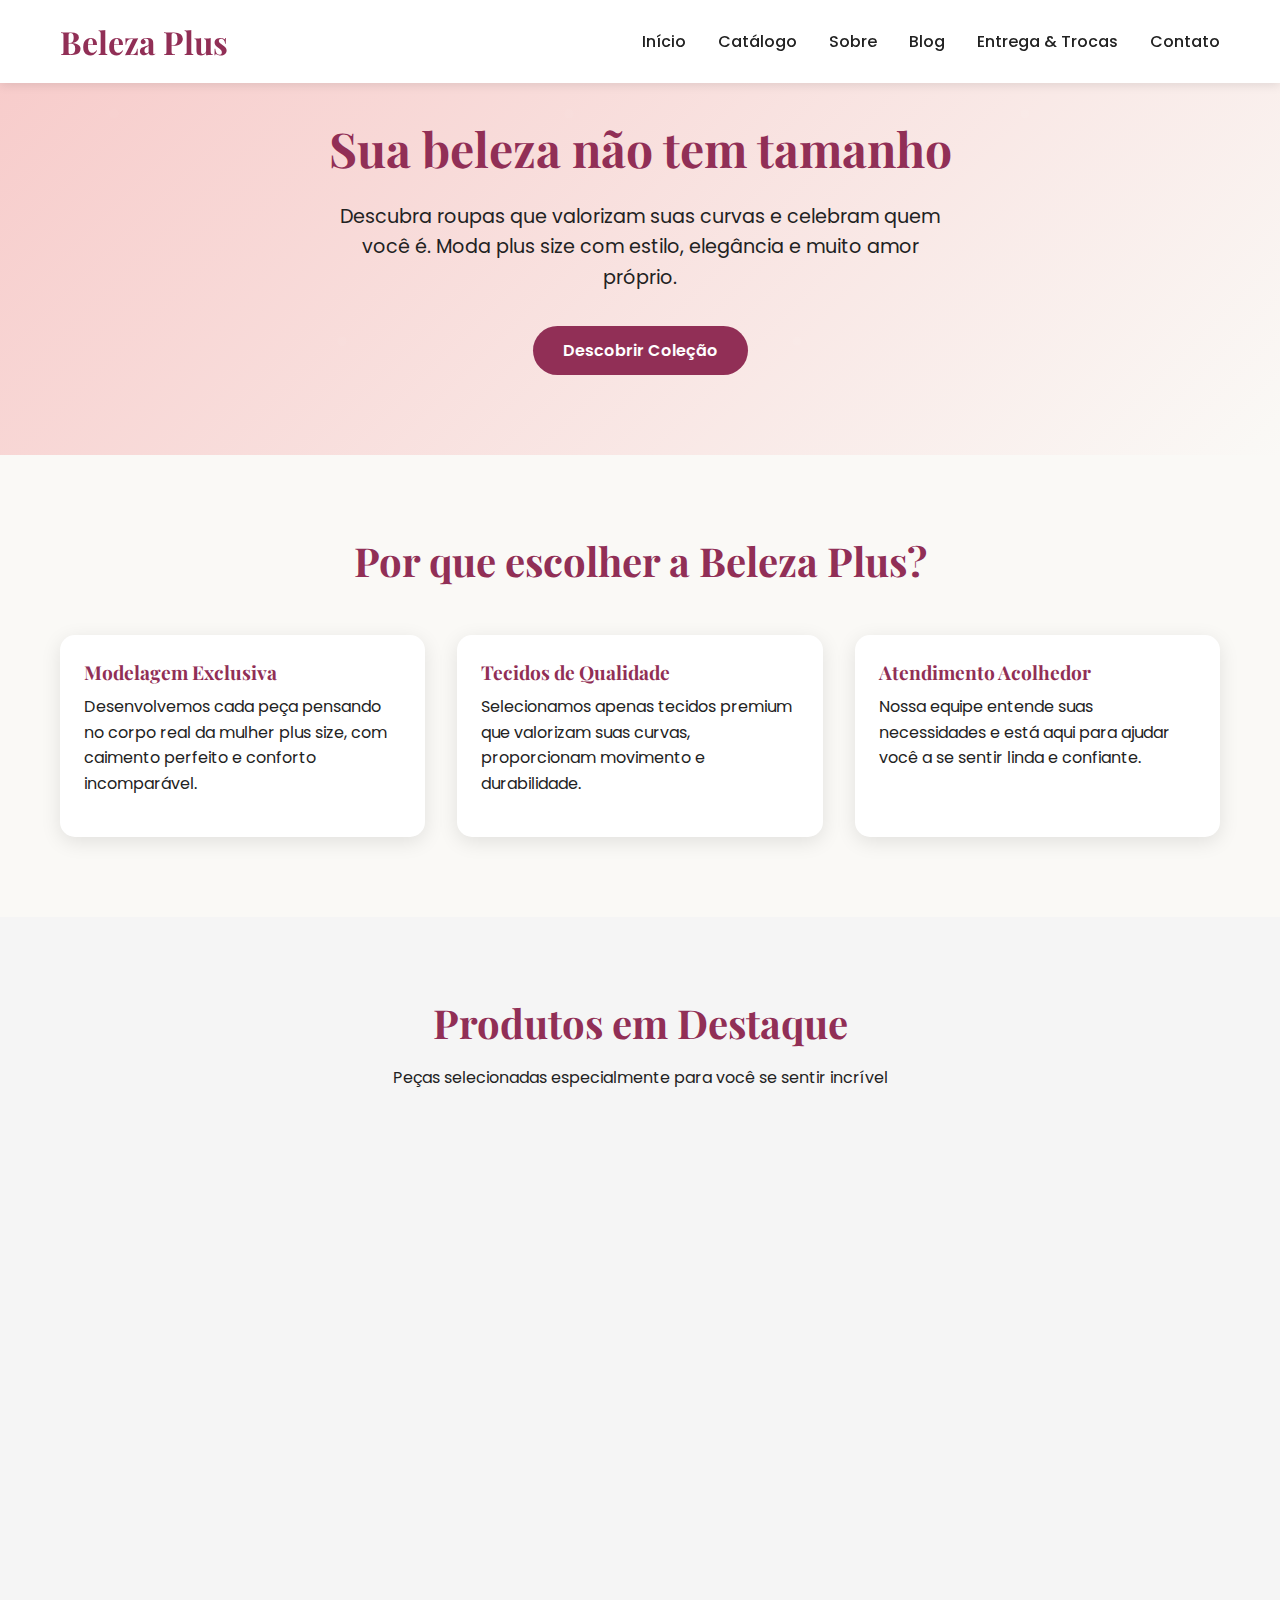
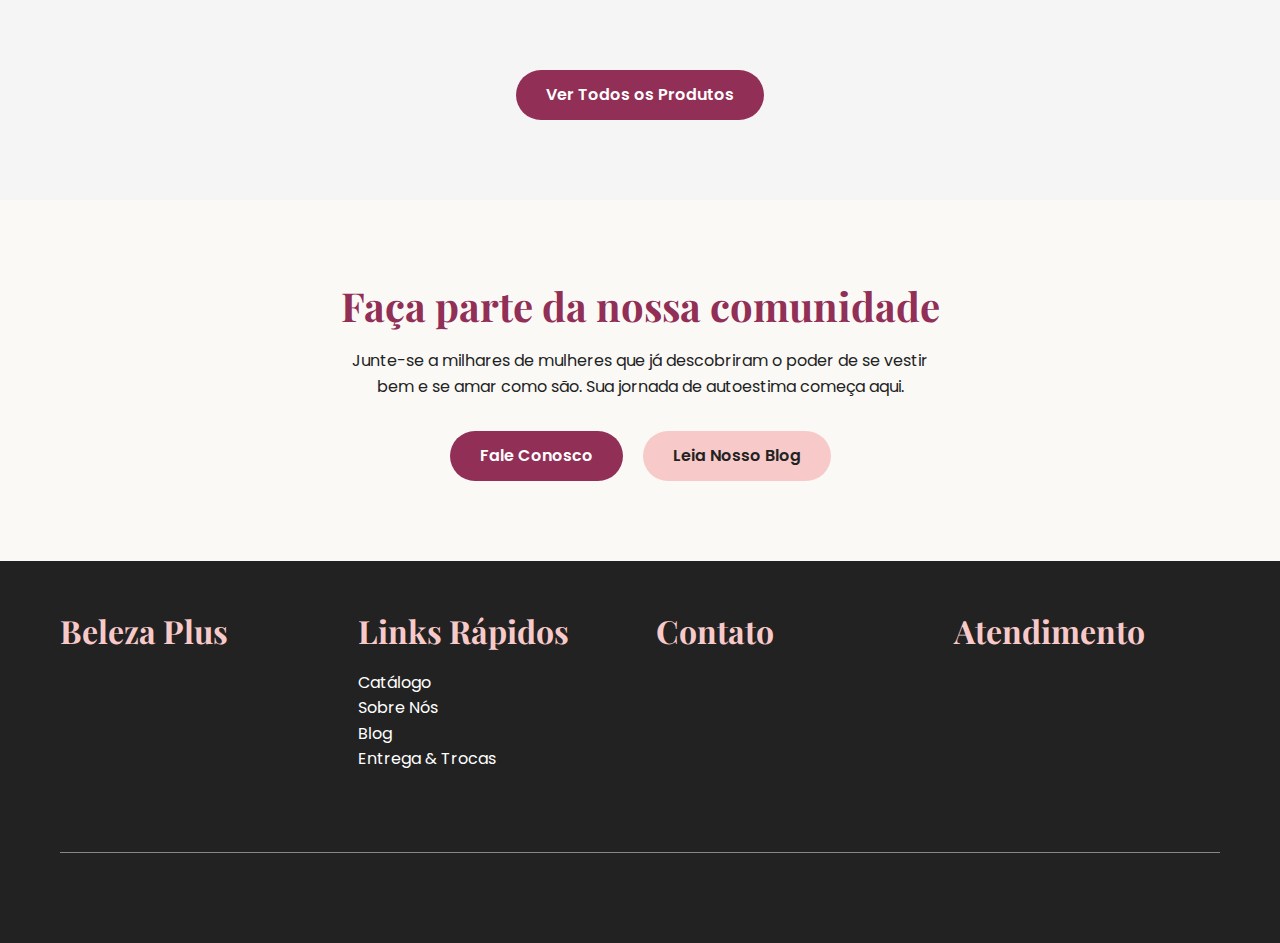
<file: index.html>
<!DOCTYPE html>
<html lang="pt-BR">
<head>
    <meta charset="UTF-8">
    <meta name="viewport" content="width=device-width, initial-scale=1.0">
    <title>Beleza Plus - Moda Plus Size Feminina</title>
    <meta name="description" content="Beleza Plus - Roupas femininas plus size que valorizam suas curvas com estilo, elegância e conforto. Descubra a moda que celebra a beleza real.">
    
    <!-- Google Fonts -->
    <link rel="preconnect" href="https://fonts.googleapis.com">
    <link rel="preconnect" href="https://fonts.gstatic.com" crossorigin>
    <link href="https://fonts.googleapis.com/css2?family=Playfair+Display:wght@400;700&family=Poppins:wght@300;400;500;600;700&display=swap" rel="stylesheet">
    
    <!-- CSS -->
    <link rel="stylesheet" href="css/style.css">
</head>
<body>
    <!-- Header -->
    <header class="header">
        <div class="container">
            <div class="header-content">
                <a href="index.html" class="logo">Beleza Plus</a>
                <nav>
                    <ul class="nav-menu">
                        <li><a href="index.html">Início</a></li>
                        <li><a href="pages/catalogo.html">Catálogo</a></li>
                        <li><a href="pages/sobre.html">Sobre</a></li>
                        <li><a href="pages/blog.html">Blog</a></li>
                        <li><a href="pages/entrega-trocas.html">Entrega & Trocas</a></li>
                        <li><a href="pages/contato.html">Contato</a></li>
                    </ul>
                </nav>
            </div>
        </div>
    </header>

    <!-- Hero Section -->
    <section class="hero">
        <div class="container">
            <div class="hero-content">
                <h1>Sua beleza não tem tamanho</h1>
                <p>Descubra roupas que valorizam suas curvas e celebram quem você é. Moda plus size com estilo, elegância e muito amor próprio.</p>
                <a href="pages/catalogo.html" class="btn btn-primary">Descobrir Coleção</a>
            </div>
        </div>
    </section>

    <!-- Diferenciais -->
    <section class="section">
        <div class="container">
            <div class="section-title">
                <h2>Por que escolher a Beleza Plus?</h2>
            </div>
            <div class="products-grid">
                <div class="product-card">
                    <div class="product-info">
                        <h3 class="product-title">Modelagem Exclusiva</h3>
                        <p>Desenvolvemos cada peça pensando no corpo real da mulher plus size, com caimento perfeito e conforto incomparável.</p>
                    </div>
                </div>
                <div class="product-card">
                    <div class="product-info">
                        <h3 class="product-title">Tecidos de Qualidade</h3>
                        <p>Selecionamos apenas tecidos premium que valorizam suas curvas, proporcionam movimento e durabilidade.</p>
                    </div>
                </div>
                <div class="product-card">
                    <div class="product-info">
                        <h3 class="product-title">Atendimento Acolhedor</h3>
                        <p>Nossa equipe entende suas necessidades e está aqui para ajudar você a se sentir linda e confiante.</p>
                    </div>
                </div>
            </div>
        </div>
    </section>

    <!-- Produtos em Destaque -->
    <section class="section" style="background-color: var(--cinza-claro);">
        <div class="container">
            <div class="section-title">
                <h2>Produtos em Destaque</h2>
                <p>Peças selecionadas especialmente para você se sentir incrível</p>
            </div>
            <div class="products-grid">
                <div class="product-card">
                    <img src="images/product_1.jpg" alt="Vestido Floral Plus Size" class="product-image">
                    <div class="product-info">
                        <h3 class="product-title">Vestido Floral Elegante</h3>
                        <p class="product-price">R$ 189,90</p>
                        <a href="#" class="btn btn-secondary">Ver Detalhes</a>
                    </div>
                </div>
                <div class="product-card">
                    <img src="images/product_2.jpg" alt="Conjunto Casual Plus Size" class="product-image">
                    <div class="product-info">
                        <h3 class="product-title">Conjunto Casual Chic</h3>
                        <p class="product-price">R$ 159,90</p>
                        <a href="#" class="btn btn-secondary">Ver Detalhes</a>
                    </div>
                </div>
                <div class="product-card">
                    <img src="images/hero_banner_1.jpg" alt="Look Completo Plus Size" class="product-image">
                    <div class="product-info">
                        <h3 class="product-title">Look Completo Verão</h3>
                        <p class="product-price">R$ 249,90</p>
                        <a href="#" class="btn btn-secondary">Ver Detalhes</a>
                    </div>
                </div>
            </div>
            <div style="text-align: center; margin-top: 3rem;">
                <a href="pages/catalogo.html" class="btn btn-primary">Ver Todos os Produtos</a>
            </div>
        </div>
    </section>

    <!-- Chamada para Ação -->
    <section class="section">
        <div class="container">
            <div style="text-align: center; max-width: 600px; margin: 0 auto;">
                <h2>Faça parte da nossa comunidade</h2>
                <p>Junte-se a milhares de mulheres que já descobriram o poder de se vestir bem e se amar como são. Sua jornada de autoestima começa aqui.</p>
                <div style="margin-top: 2rem;">
                    <a href="pages/contato.html" class="btn btn-primary" style="margin-right: 1rem;">Fale Conosco</a>
                    <a href="pages/blog.html" class="btn btn-secondary">Leia Nosso Blog</a>
                </div>
            </div>
        </div>
    </section>

    <!-- Footer -->
    <footer class="footer">
        <div class="container">
            <div class="footer-content">
                <div class="footer-section">
                    <h3>Beleza Plus</h3>
                    <p>Moda plus size que celebra a beleza real de cada mulher. Porque você merece se sentir incrível todos os dias.</p>
                </div>
                <div class="footer-section">
                    <h3>Links Rápidos</h3>
                    <ul style="list-style: none;">
                        <li><a href="pages/catalogo.html">Catálogo</a></li>
                        <li><a href="pages/sobre.html">Sobre Nós</a></li>
                        <li><a href="pages/blog.html">Blog</a></li>
                        <li><a href="pages/entrega-trocas.html">Entrega & Trocas</a></li>
                    </ul>
                </div>
                <div class="footer-section">
                    <h3>Contato</h3>
                    <p>WhatsApp: (11) 99999-9999</p>
                    <p>Email: contato@belezaplus.com.br</p>
                    <p>Instagram: @belezaplus</p>
                </div>
                <div class="footer-section">
                    <h3>Atendimento</h3>
                    <p>Segunda a Sexta: 9h às 18h</p>
                    <p>Sábado: 9h às 14h</p>
                    <p>Domingo: Fechado</p>
                </div>
            </div>
            <div class="footer-bottom">
                <p>&copy; 2025 Beleza Plus. Todos os direitos reservados.</p>
            </div>
        </div>
    </footer>

    <!-- JavaScript -->
    <script src="js/script.js"></script>
</body>
</html>
</file>
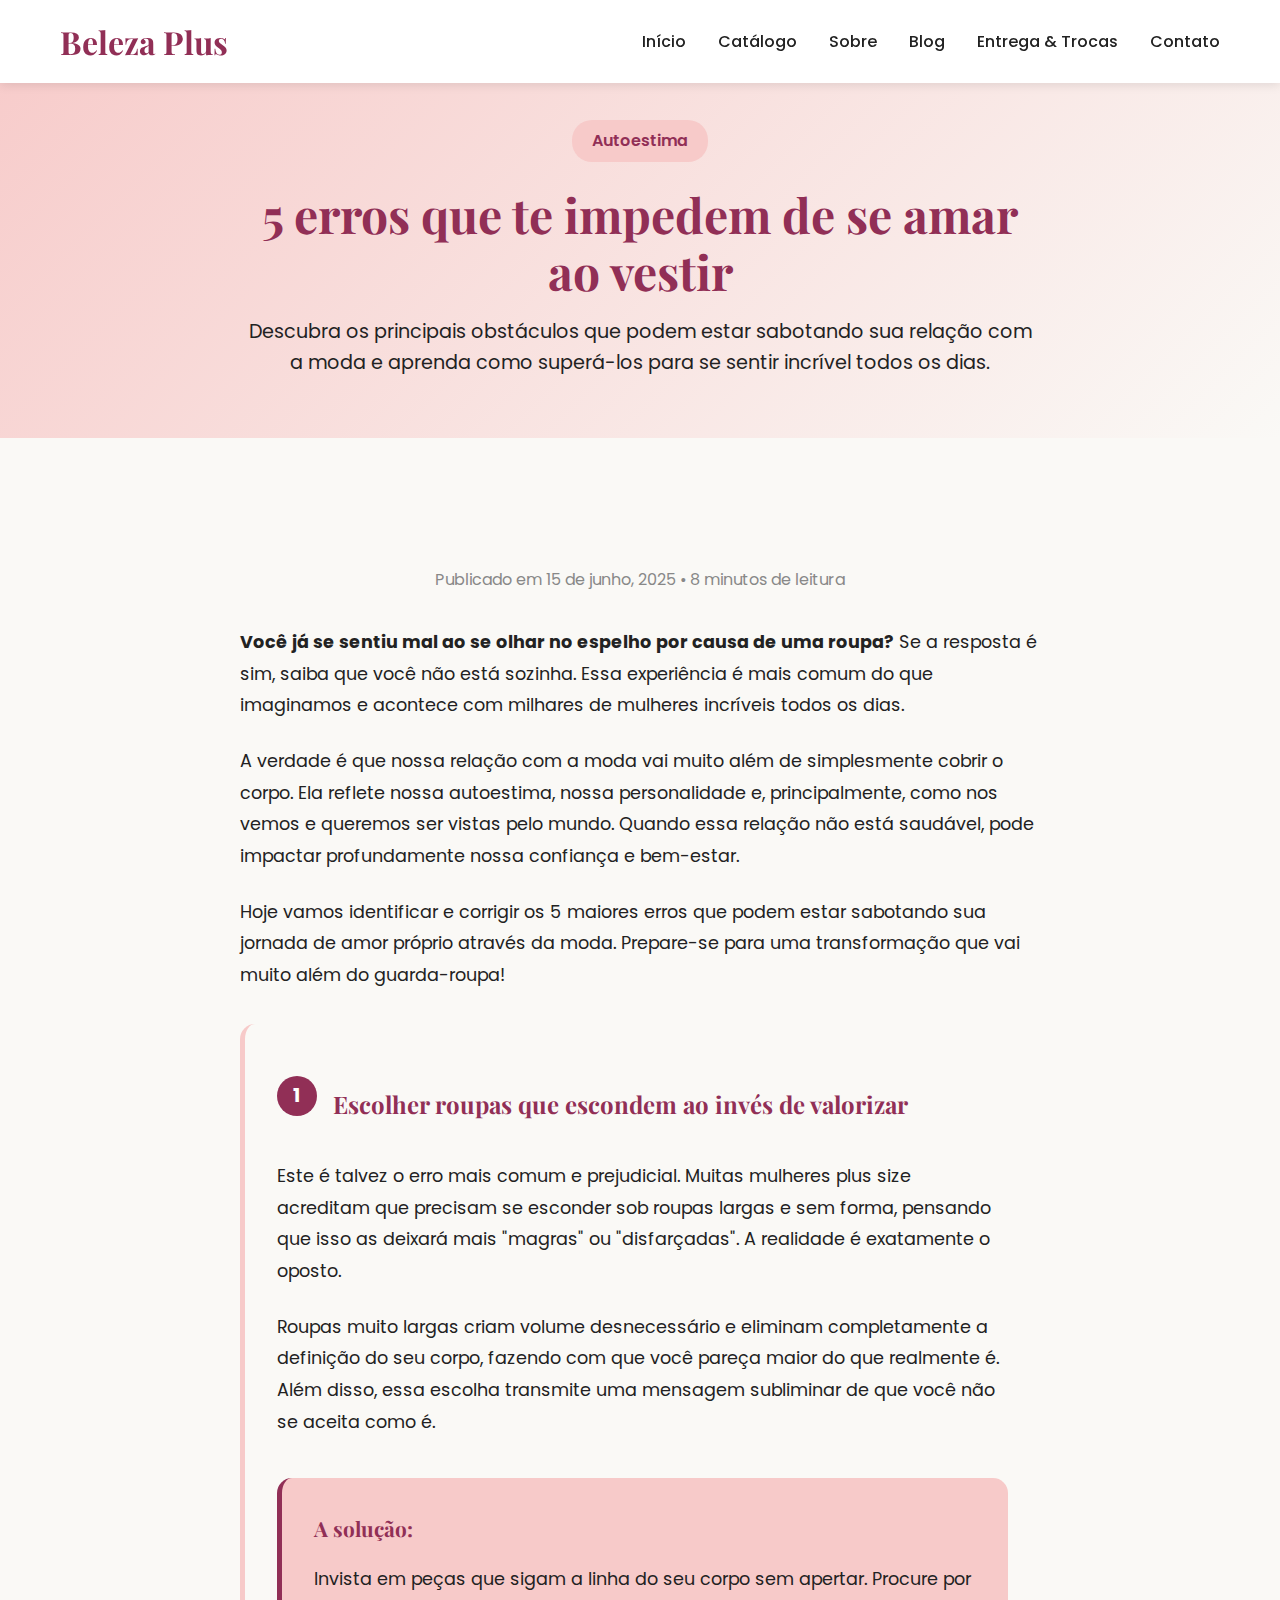
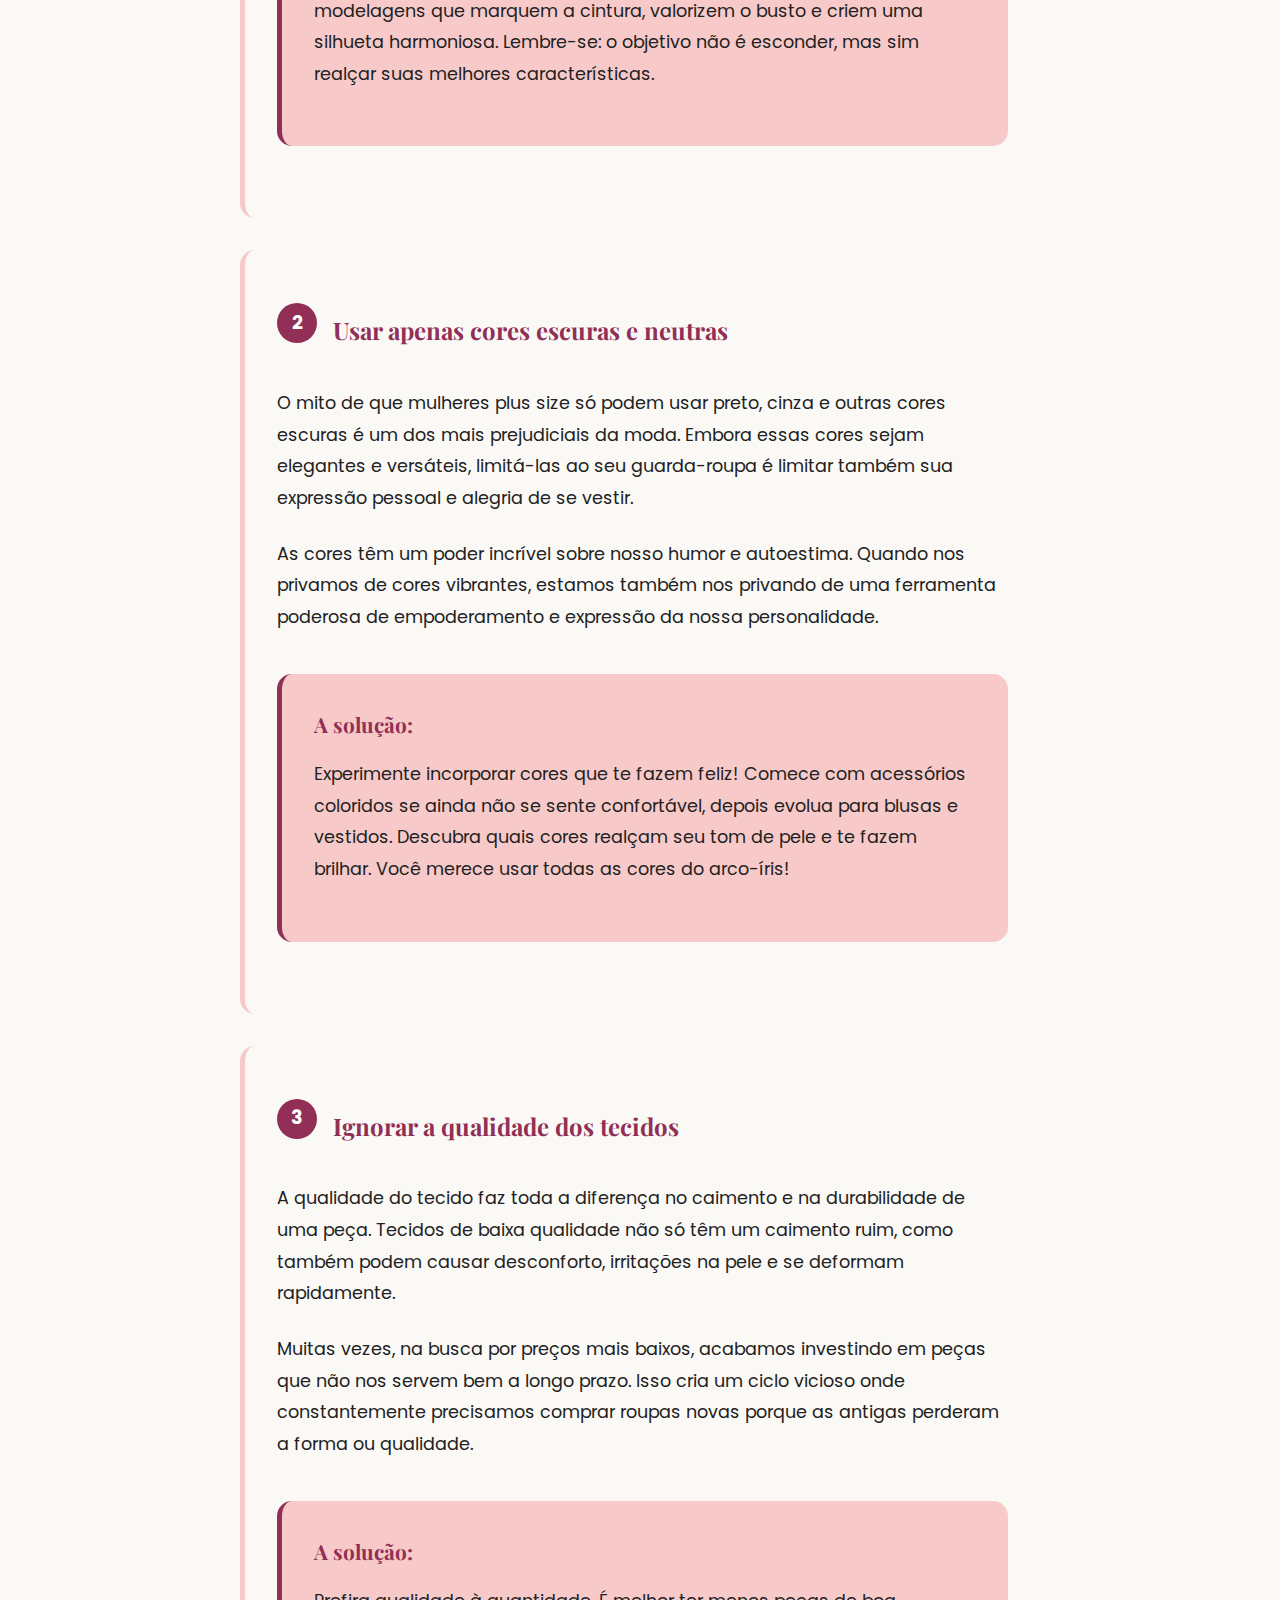
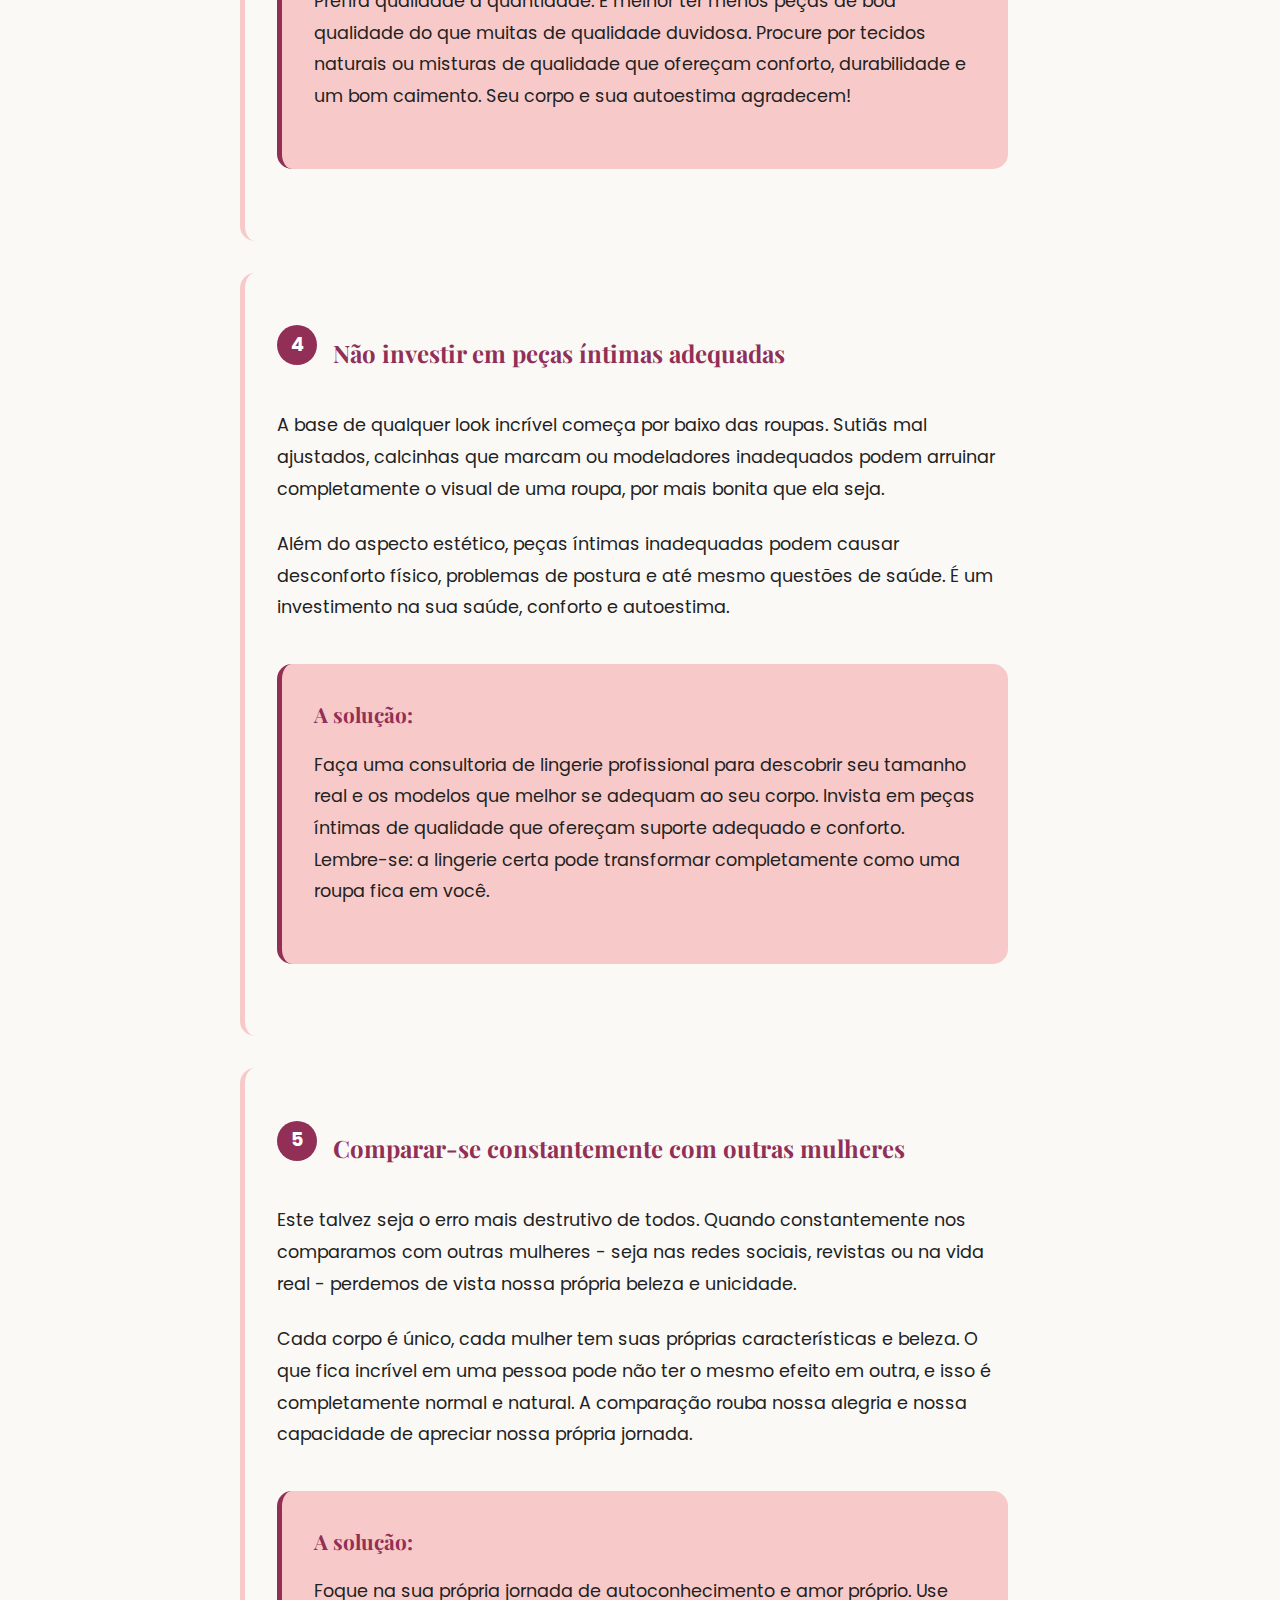
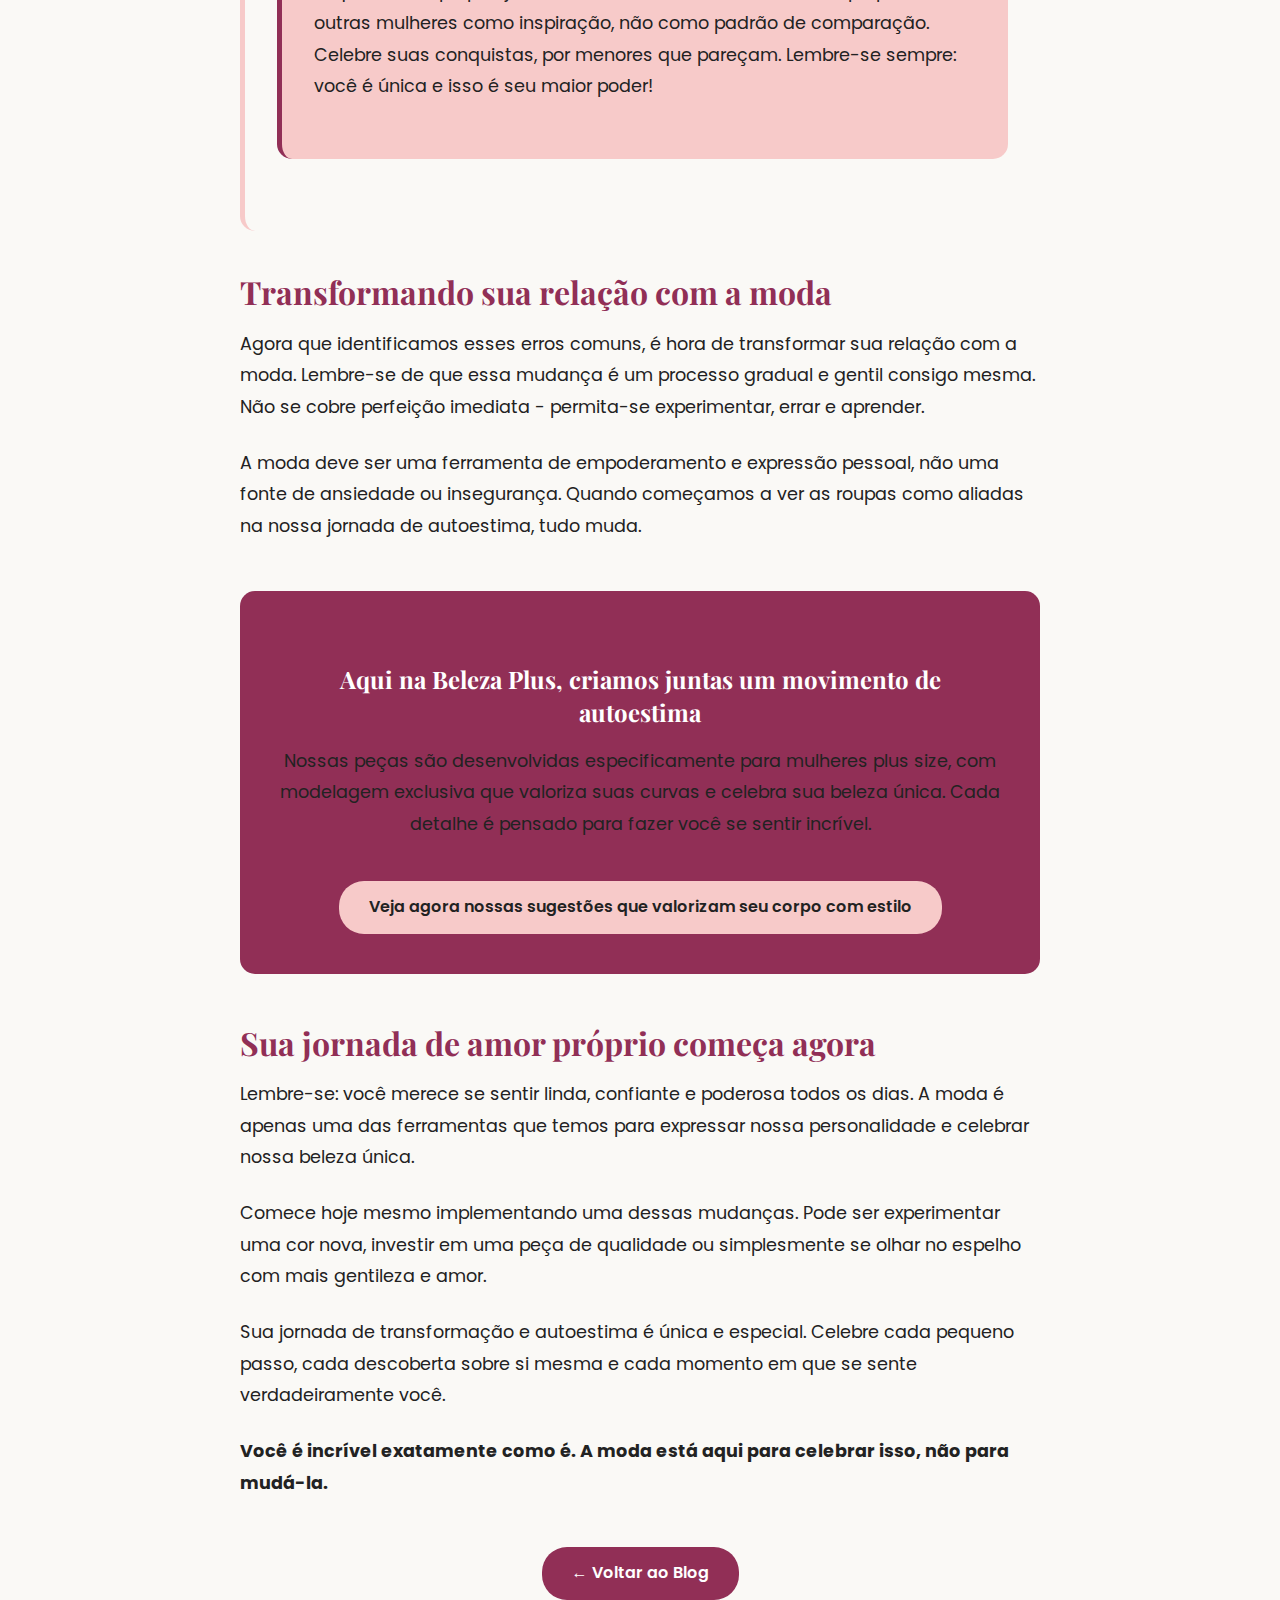
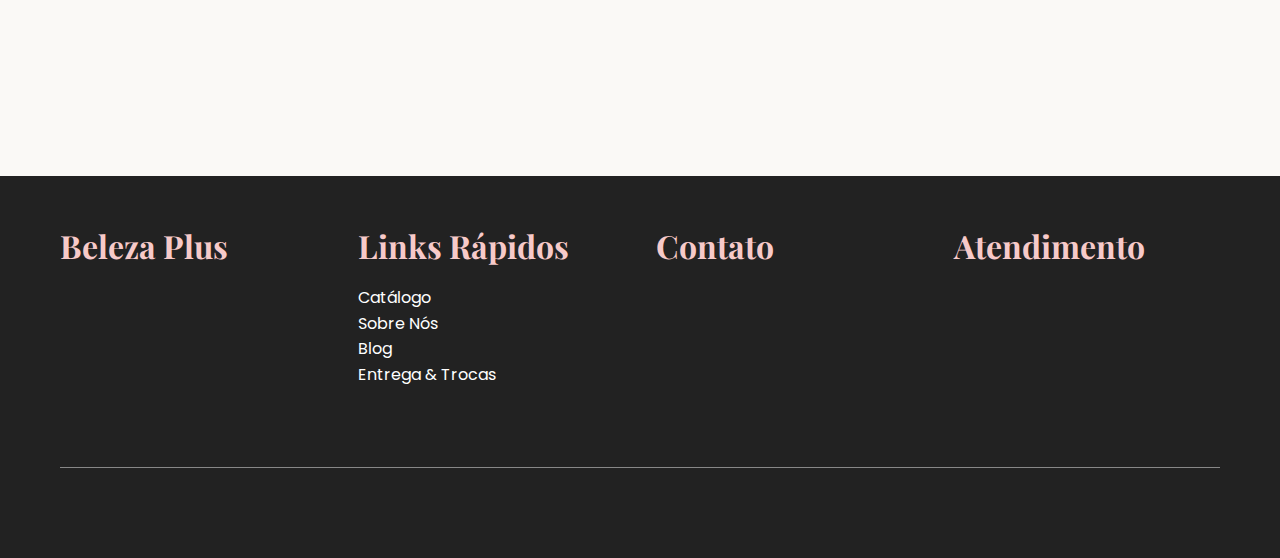
<file: pages/artigo-1.html>
<!DOCTYPE html>
<html lang="pt-BR">
<head>
    <meta charset="UTF-8">
    <meta name="viewport" content="width=device-width, initial-scale=1.0">
    <title>5 erros que te impedem de se amar ao vestir - Blog Beleza Plus</title>
    <meta name="description" content="Descubra os principais obstáculos que podem estar sabotando sua relação com a moda e aprenda como superá-los para se sentir incrível.">
    
    <!-- Google Fonts -->
    <link rel="preconnect" href="https://fonts.googleapis.com">
    <link rel="preconnect" href="https://fonts.gstatic.com" crossorigin>
    <link href="https://fonts.googleapis.com/css2?family=Playfair+Display:wght@400;700&family=Poppins:wght@300;400;500;600;700&display=swap" rel="stylesheet">
    
    <!-- CSS -->
    <link rel="stylesheet" href="../css/style.css">
    
    <style>
        .article-header {
            background: linear-gradient(135deg, var(--rosa-quartzo) 0%, var(--off-white) 100%);
            padding: 120px 0 60px;
            text-align: center;
        }
        
        .article-content {
            max-width: 800px;
            margin: 0 auto;
            line-height: 1.8;
            padding: 3rem 0;
        }
        
        .article-content h2 {
            margin-top: 2.5rem;
            margin-bottom: 1rem;
            font-size: 2rem;
        }
        
        .article-content h3 {
            margin-top: 2rem;
            margin-bottom: 1rem;
            font-size: 1.5rem;
            color: var(--vinho-rose);
        }
        
        .article-content p {
            margin-bottom: 1.5rem;
            font-size: 1.1rem;
        }
        
        .highlight-box {
            background: var(--rosa-quartzo);
            padding: 2rem;
            border-radius: 15px;
            margin: 2.5rem 0;
            border-left: 5px solid var(--vinho-rose);
        }
        
        .highlight-box h4 {
            color: var(--vinho-rose);
            margin-bottom: 1rem;
            font-size: 1.3rem;
        }
        
        .cta-box {
            background: var(--vinho-rose);
            color: var(--branco);
            padding: 2.5rem;
            border-radius: 15px;
            text-align: center;
            margin: 3rem 0;
        }
        
        .cta-box h3 {
            color: var(--branco);
            margin-bottom: 1rem;
        }
        
        .article-meta {
            text-align: center;
            color: var(--cinza-medio);
            margin-bottom: 2rem;
            font-size: 1rem;
        }
        
        .error-number {
            background: var(--vinho-rose);
            color: var(--branco);
            width: 40px;
            height: 40px;
            border-radius: 50%;
            display: inline-flex;
            align-items: center;
            justify-content: center;
            font-weight: bold;
            margin-right: 1rem;
            font-size: 1.2rem;
        }
        
        .error-section {
            background: var(--off-white);
            padding: 2rem;
            border-radius: 15px;
            margin: 2rem 0;
            border-left: 5px solid var(--rosa-quartzo);
        }
        
        .error-title {
            display: flex;
            align-items: center;
            margin-bottom: 1.5rem;
        }
        
        .back-to-blog {
            text-align: center;
            margin: 3rem 0;
        }
    </style>
</head>
<body>
    <!-- Header -->
    <header class="header">
        <div class="container">
            <div class="header-content">
                <a href="../index.html" class="logo">Beleza Plus</a>
                <nav>
                    <ul class="nav-menu">
                        <li><a href="../index.html">Início</a></li>
                        <li><a href="catalogo.html">Catálogo</a></li>
                        <li><a href="sobre.html">Sobre</a></li>
                        <li><a href="blog.html">Blog</a></li>
                        <li><a href="entrega-trocas.html">Entrega & Trocas</a></li>
                        <li><a href="contato.html">Contato</a></li>
                    </ul>
                </nav>
            </div>
        </div>
    </header>

    <!-- Article Header -->
    <section class="article-header">
        <div class="container">
            <div style="max-width: 800px; margin: 0 auto;">
                <div style="background: var(--rosa-quartzo); color: var(--vinho-rose); padding: 8px 20px; border-radius: 20px; display: inline-block; margin-bottom: 1.5rem; font-weight: 600;">Autoestima</div>
                <h1 style="color: var(--vinho-rose); margin-bottom: 1rem;">5 erros que te impedem de se amar ao vestir</h1>
                <p style="font-size: 1.2rem; margin-bottom: 0;">Descubra os principais obstáculos que podem estar sabotando sua relação com a moda e aprenda como superá-los para se sentir incrível todos os dias.</p>
            </div>
        </div>
    </section>

    <!-- Article Content -->
    <section class="section">
        <div class="container">
            <div class="article-content">
                <div class="article-meta">
                    Publicado em 15 de junho, 2025 • 8 minutos de leitura
                </div>

                <p><strong>Você já se sentiu mal ao se olhar no espelho por causa de uma roupa?</strong> Se a resposta é sim, saiba que você não está sozinha. Essa experiência é mais comum do que imaginamos e acontece com milhares de mulheres incríveis todos os dias.</p>

                <p>A verdade é que nossa relação com a moda vai muito além de simplesmente cobrir o corpo. Ela reflete nossa autoestima, nossa personalidade e, principalmente, como nos vemos e queremos ser vistas pelo mundo. Quando essa relação não está saudável, pode impactar profundamente nossa confiança e bem-estar.</p>

                <p>Hoje vamos identificar e corrigir os 5 maiores erros que podem estar sabotando sua jornada de amor próprio através da moda. Prepare-se para uma transformação que vai muito além do guarda-roupa!</p>

                <div class="error-section">
                    <div class="error-title">
                        <div class="error-number">1</div>
                        <h3>Escolher roupas que escondem ao invés de valorizar</h3>
                    </div>
                    <p>Este é talvez o erro mais comum e prejudicial. Muitas mulheres plus size acreditam que precisam se esconder sob roupas largas e sem forma, pensando que isso as deixará mais "magras" ou "disfarçadas". A realidade é exatamente o oposto.</p>
                    
                    <p>Roupas muito largas criam volume desnecessário e eliminam completamente a definição do seu corpo, fazendo com que você pareça maior do que realmente é. Além disso, essa escolha transmite uma mensagem subliminar de que você não se aceita como é.</p>
                    
                    <div class="highlight-box">
                        <h4>A solução:</h4>
                        <p>Invista em peças que sigam a linha do seu corpo sem apertar. Procure por modelagens que marquem a cintura, valorizem o busto e criem uma silhueta harmoniosa. Lembre-se: o objetivo não é esconder, mas sim realçar suas melhores características.</p>
                    </div>
                </div>

                <div class="error-section">
                    <div class="error-title">
                        <div class="error-number">2</div>
                        <h3>Usar apenas cores escuras e neutras</h3>
                    </div>
                    <p>O mito de que mulheres plus size só podem usar preto, cinza e outras cores escuras é um dos mais prejudiciais da moda. Embora essas cores sejam elegantes e versáteis, limitá-las ao seu guarda-roupa é limitar também sua expressão pessoal e alegria de se vestir.</p>
                    
                    <p>As cores têm um poder incrível sobre nosso humor e autoestima. Quando nos privamos de cores vibrantes, estamos também nos privando de uma ferramenta poderosa de empoderamento e expressão da nossa personalidade.</p>
                    
                    <div class="highlight-box">
                        <h4>A solução:</h4>
                        <p>Experimente incorporar cores que te fazem feliz! Comece com acessórios coloridos se ainda não se sente confortável, depois evolua para blusas e vestidos. Descubra quais cores realçam seu tom de pele e te fazem brilhar. Você merece usar todas as cores do arco-íris!</p>
                    </div>
                </div>

                <div class="error-section">
                    <div class="error-title">
                        <div class="error-number">3</div>
                        <h3>Ignorar a qualidade dos tecidos</h3>
                    </div>
                    <p>A qualidade do tecido faz toda a diferença no caimento e na durabilidade de uma peça. Tecidos de baixa qualidade não só têm um caimento ruim, como também podem causar desconforto, irritações na pele e se deformam rapidamente.</p>
                    
                    <p>Muitas vezes, na busca por preços mais baixos, acabamos investindo em peças que não nos servem bem a longo prazo. Isso cria um ciclo vicioso onde constantemente precisamos comprar roupas novas porque as antigas perderam a forma ou qualidade.</p>
                    
                    <div class="highlight-box">
                        <h4>A solução:</h4>
                        <p>Prefira qualidade à quantidade. É melhor ter menos peças de boa qualidade do que muitas de qualidade duvidosa. Procure por tecidos naturais ou misturas de qualidade que ofereçam conforto, durabilidade e um bom caimento. Seu corpo e sua autoestima agradecem!</p>
                    </div>
                </div>

                <div class="error-section">
                    <div class="error-title">
                        <div class="error-number">4</div>
                        <h3>Não investir em peças íntimas adequadas</h3>
                    </div>
                    <p>A base de qualquer look incrível começa por baixo das roupas. Sutiãs mal ajustados, calcinhas que marcam ou modeladores inadequados podem arruinar completamente o visual de uma roupa, por mais bonita que ela seja.</p>
                    
                    <p>Além do aspecto estético, peças íntimas inadequadas podem causar desconforto físico, problemas de postura e até mesmo questões de saúde. É um investimento na sua saúde, conforto e autoestima.</p>
                    
                    <div class="highlight-box">
                        <h4>A solução:</h4>
                        <p>Faça uma consultoria de lingerie profissional para descobrir seu tamanho real e os modelos que melhor se adequam ao seu corpo. Invista em peças íntimas de qualidade que ofereçam suporte adequado e conforto. Lembre-se: a lingerie certa pode transformar completamente como uma roupa fica em você.</p>
                    </div>
                </div>

                <div class="error-section">
                    <div class="error-title">
                        <div class="error-number">5</div>
                        <h3>Comparar-se constantemente com outras mulheres</h3>
                    </div>
                    <p>Este talvez seja o erro mais destrutivo de todos. Quando constantemente nos comparamos com outras mulheres - seja nas redes sociais, revistas ou na vida real - perdemos de vista nossa própria beleza e unicidade.</p>
                    
                    <p>Cada corpo é único, cada mulher tem suas próprias características e beleza. O que fica incrível em uma pessoa pode não ter o mesmo efeito em outra, e isso é completamente normal e natural. A comparação rouba nossa alegria e nossa capacidade de apreciar nossa própria jornada.</p>
                    
                    <div class="highlight-box">
                        <h4>A solução:</h4>
                        <p>Foque na sua própria jornada de autoconhecimento e amor próprio. Use outras mulheres como inspiração, não como padrão de comparação. Celebre suas conquistas, por menores que pareçam. Lembre-se sempre: você é única e isso é seu maior poder!</p>
                    </div>
                </div>

                <h2>Transformando sua relação com a moda</h2>

                <p>Agora que identificamos esses erros comuns, é hora de transformar sua relação com a moda. Lembre-se de que essa mudança é um processo gradual e gentil consigo mesma. Não se cobre perfeição imediata - permita-se experimentar, errar e aprender.</p>

                <p>A moda deve ser uma ferramenta de empoderamento e expressão pessoal, não uma fonte de ansiedade ou insegurança. Quando começamos a ver as roupas como aliadas na nossa jornada de autoestima, tudo muda.</p>

                <div class="cta-box">
                    <h3>Aqui na Beleza Plus, criamos juntas um movimento de autoestima</h3>
                    <p>Nossas peças são desenvolvidas especificamente para mulheres plus size, com modelagem exclusiva que valoriza suas curvas e celebra sua beleza única. Cada detalhe é pensado para fazer você se sentir incrível.</p>
                    <a href="catalogo.html" class="btn btn-secondary" style="margin-top: 1rem;">Veja agora nossas sugestões que valorizam seu corpo com estilo</a>
                </div>

                <h2>Sua jornada de amor próprio começa agora</h2>

                <p>Lembre-se: você merece se sentir linda, confiante e poderosa todos os dias. A moda é apenas uma das ferramentas que temos para expressar nossa personalidade e celebrar nossa beleza única.</p>

                <p>Comece hoje mesmo implementando uma dessas mudanças. Pode ser experimentar uma cor nova, investir em uma peça de qualidade ou simplesmente se olhar no espelho com mais gentileza e amor.</p>

                <p>Sua jornada de transformação e autoestima é única e especial. Celebre cada pequeno passo, cada descoberta sobre si mesma e cada momento em que se sente verdadeiramente você.</p>

                <p><strong>Você é incrível exatamente como é. A moda está aqui para celebrar isso, não para mudá-la.</strong></p>

                <div class="back-to-blog">
                    <a href="blog.html" class="btn btn-primary">← Voltar ao Blog</a>
                </div>
            </div>
        </div>
    </section>

    <!-- Footer -->
    <footer class="footer">
        <div class="container">
            <div class="footer-content">
                <div class="footer-section">
                    <h3>Beleza Plus</h3>
                    <p>Moda plus size que celebra a beleza real de cada mulher. Porque você merece se sentir incrível todos os dias.</p>
                </div>
                <div class="footer-section">
                    <h3>Links Rápidos</h3>
                    <ul style="list-style: none;">
                        <li><a href="catalogo.html">Catálogo</a></li>
                        <li><a href="sobre.html">Sobre Nós</a></li>
                        <li><a href="blog.html">Blog</a></li>
                        <li><a href="entrega-trocas.html">Entrega & Trocas</a></li>
                    </ul>
                </div>
                <div class="footer-section">
                    <h3>Contato</h3>
                    <p>WhatsApp: (11) 99999-9999</p>
                    <p>Email: contato@belezaplus.com.br</p>
                    <p>Instagram: @belezaplus</p>
                </div>
                <div class="footer-section">
                    <h3>Atendimento</h3>
                    <p>Segunda a Sexta: 9h às 18h</p>
                    <p>Sábado: 9h às 14h</p>
                    <p>Domingo: Fechado</p>
                </div>
            </div>
            <div class="footer-bottom">
                <p>&copy; 2025 Beleza Plus. Todos os direitos reservados.</p>
            </div>
        </div>
    </footer>

    <!-- JavaScript -->
    <script src="../js/script.js"></script>
</body>
</html>
</file>
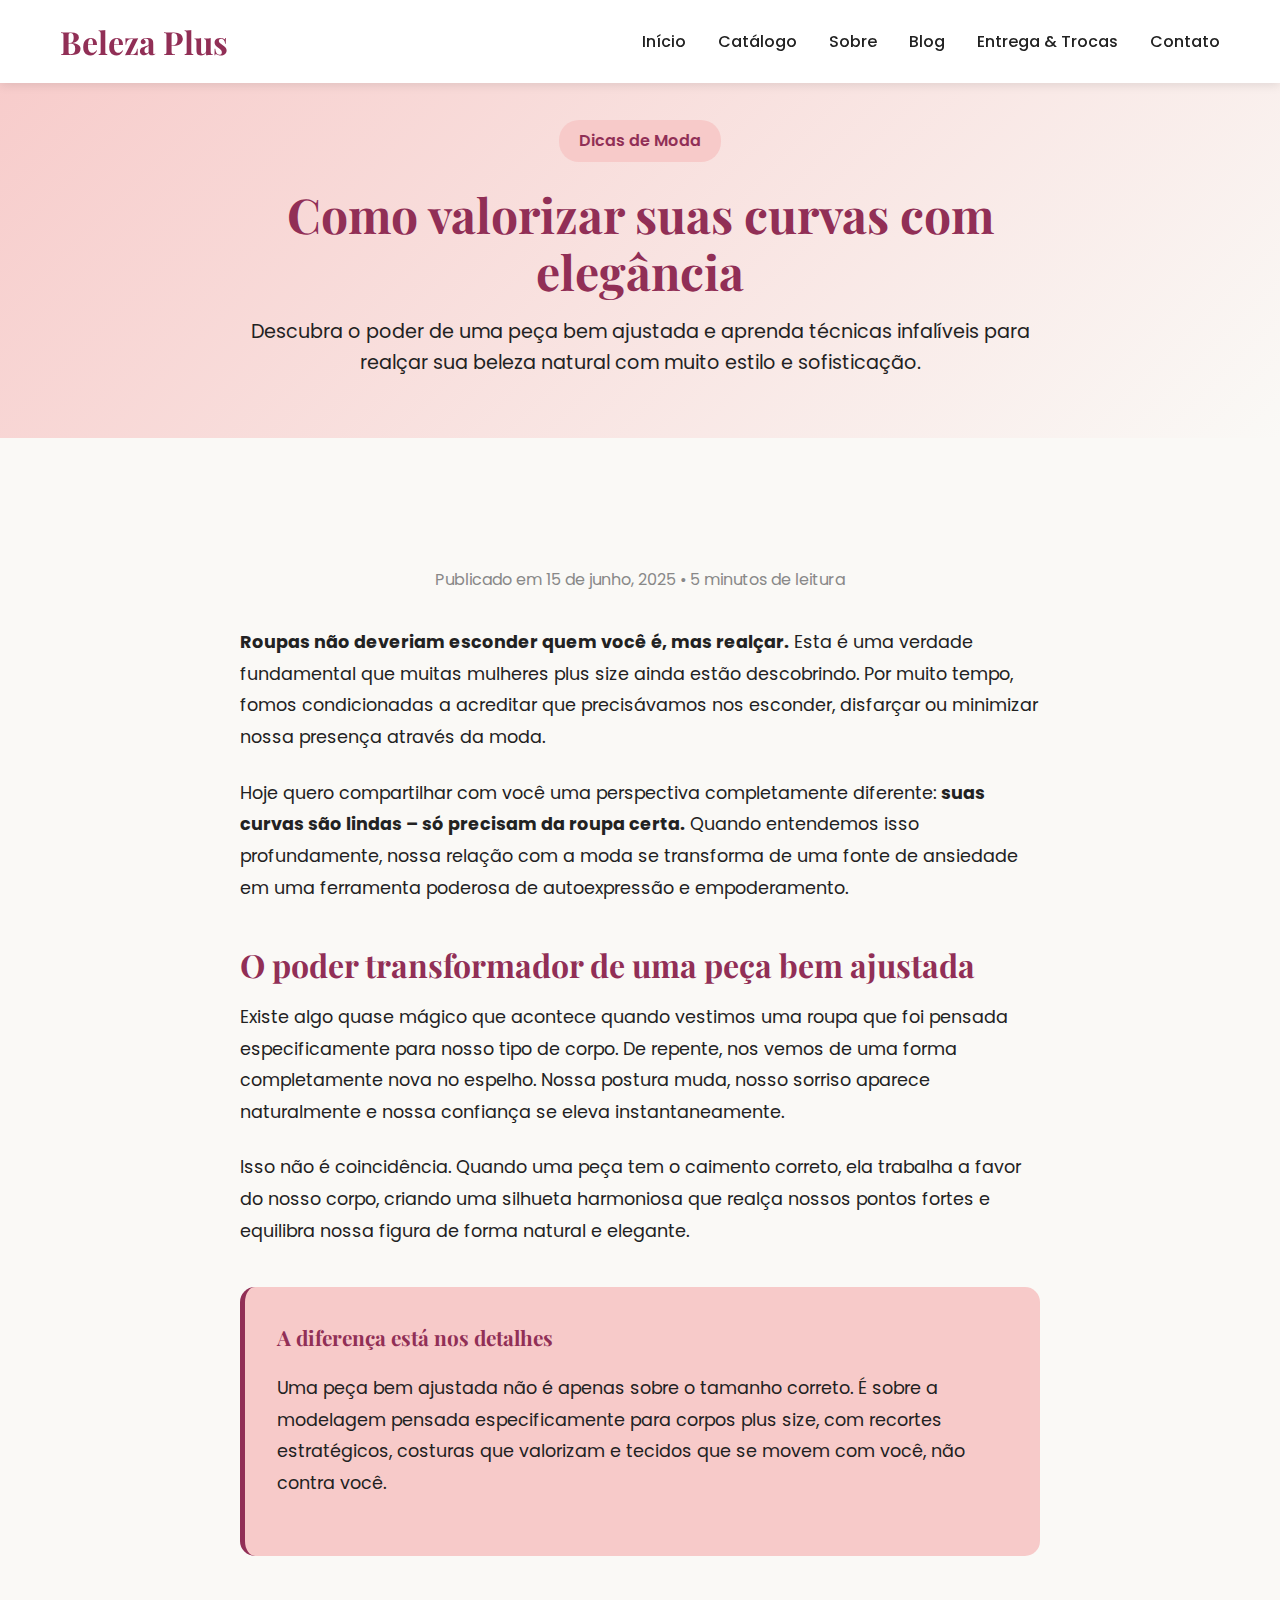
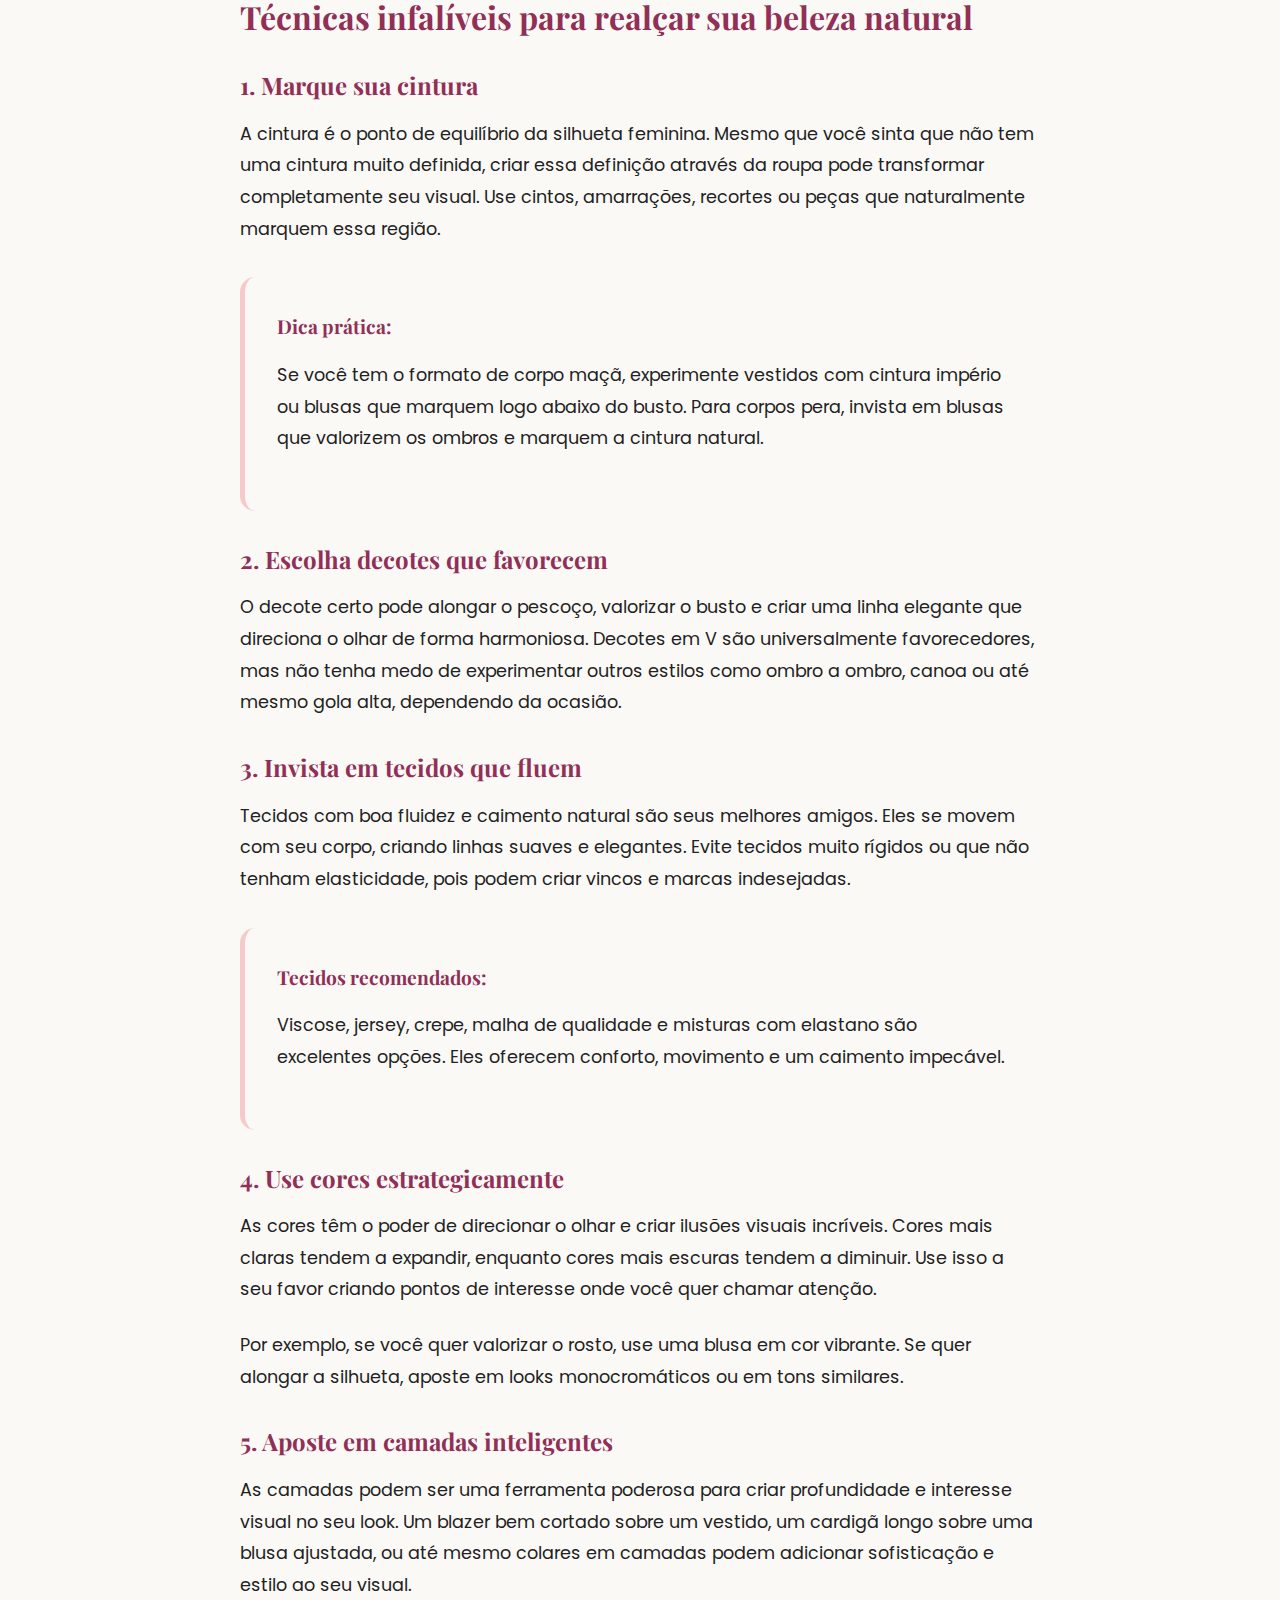
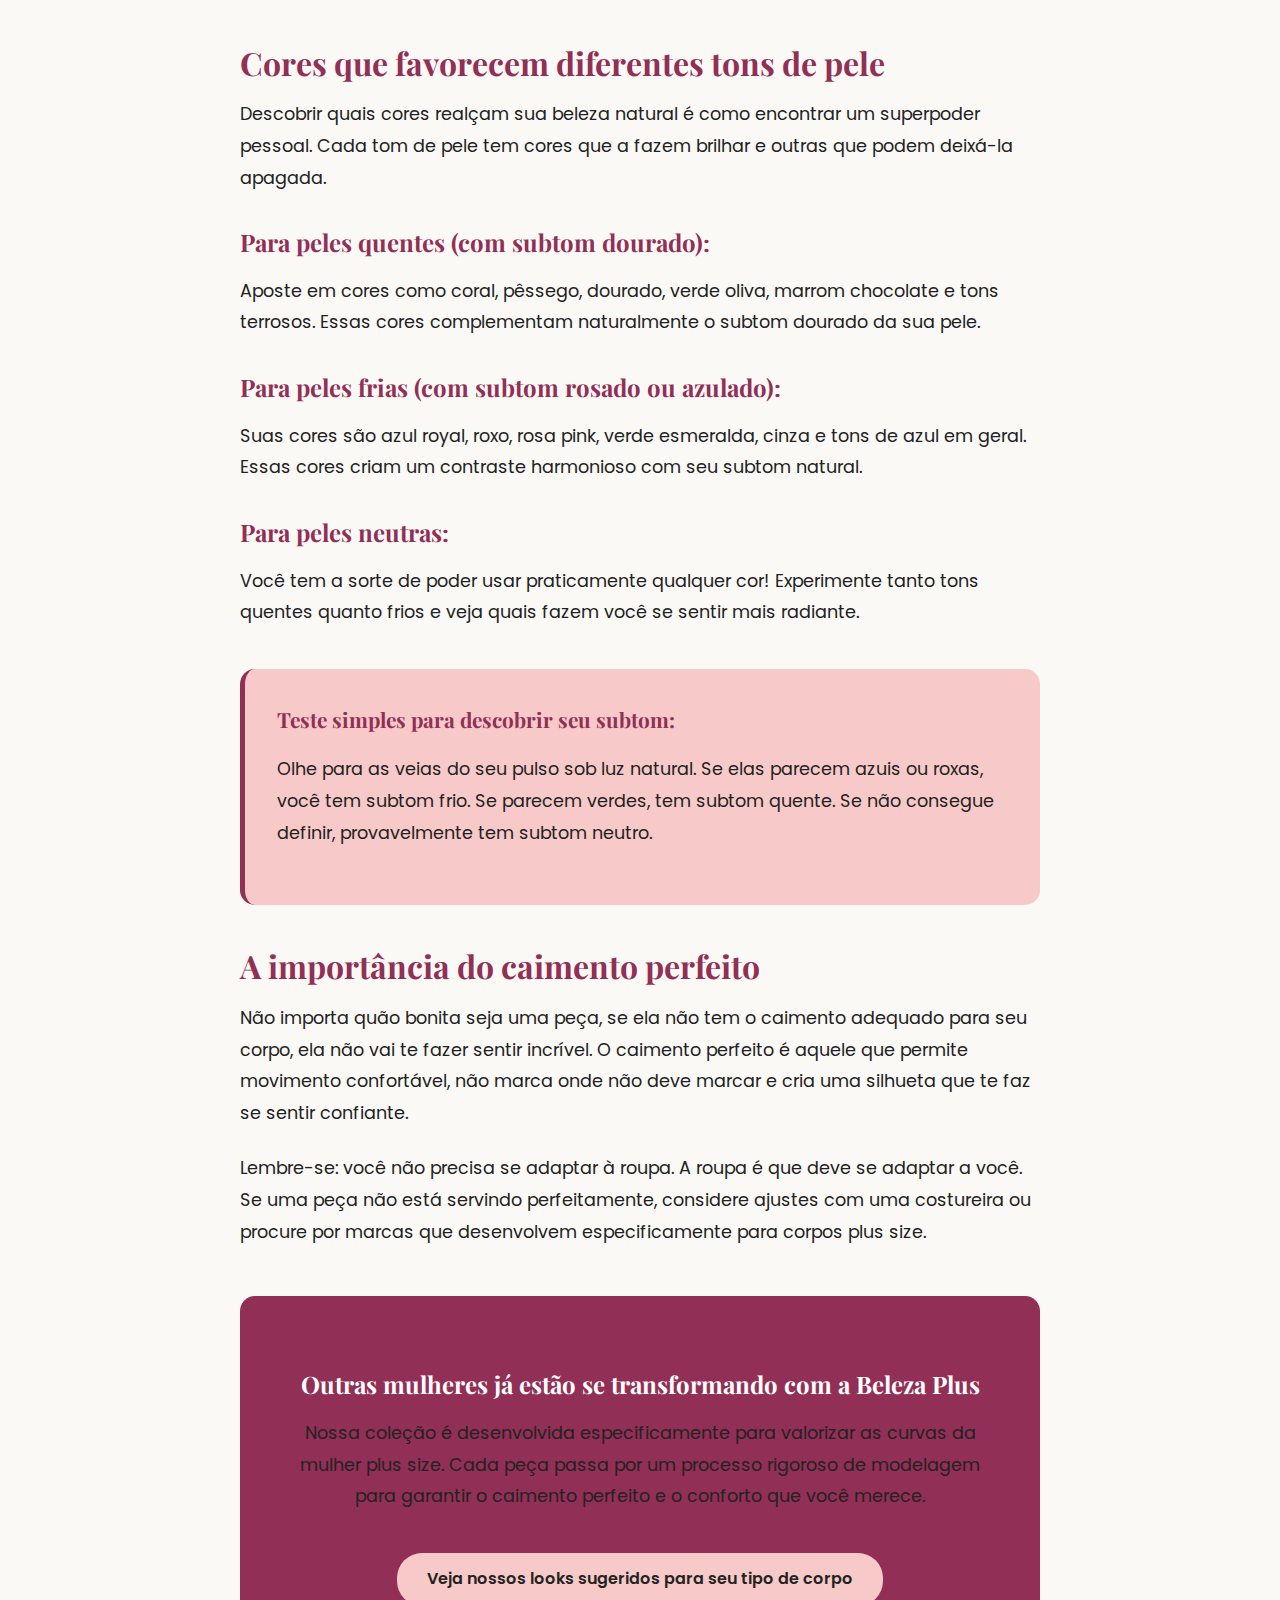
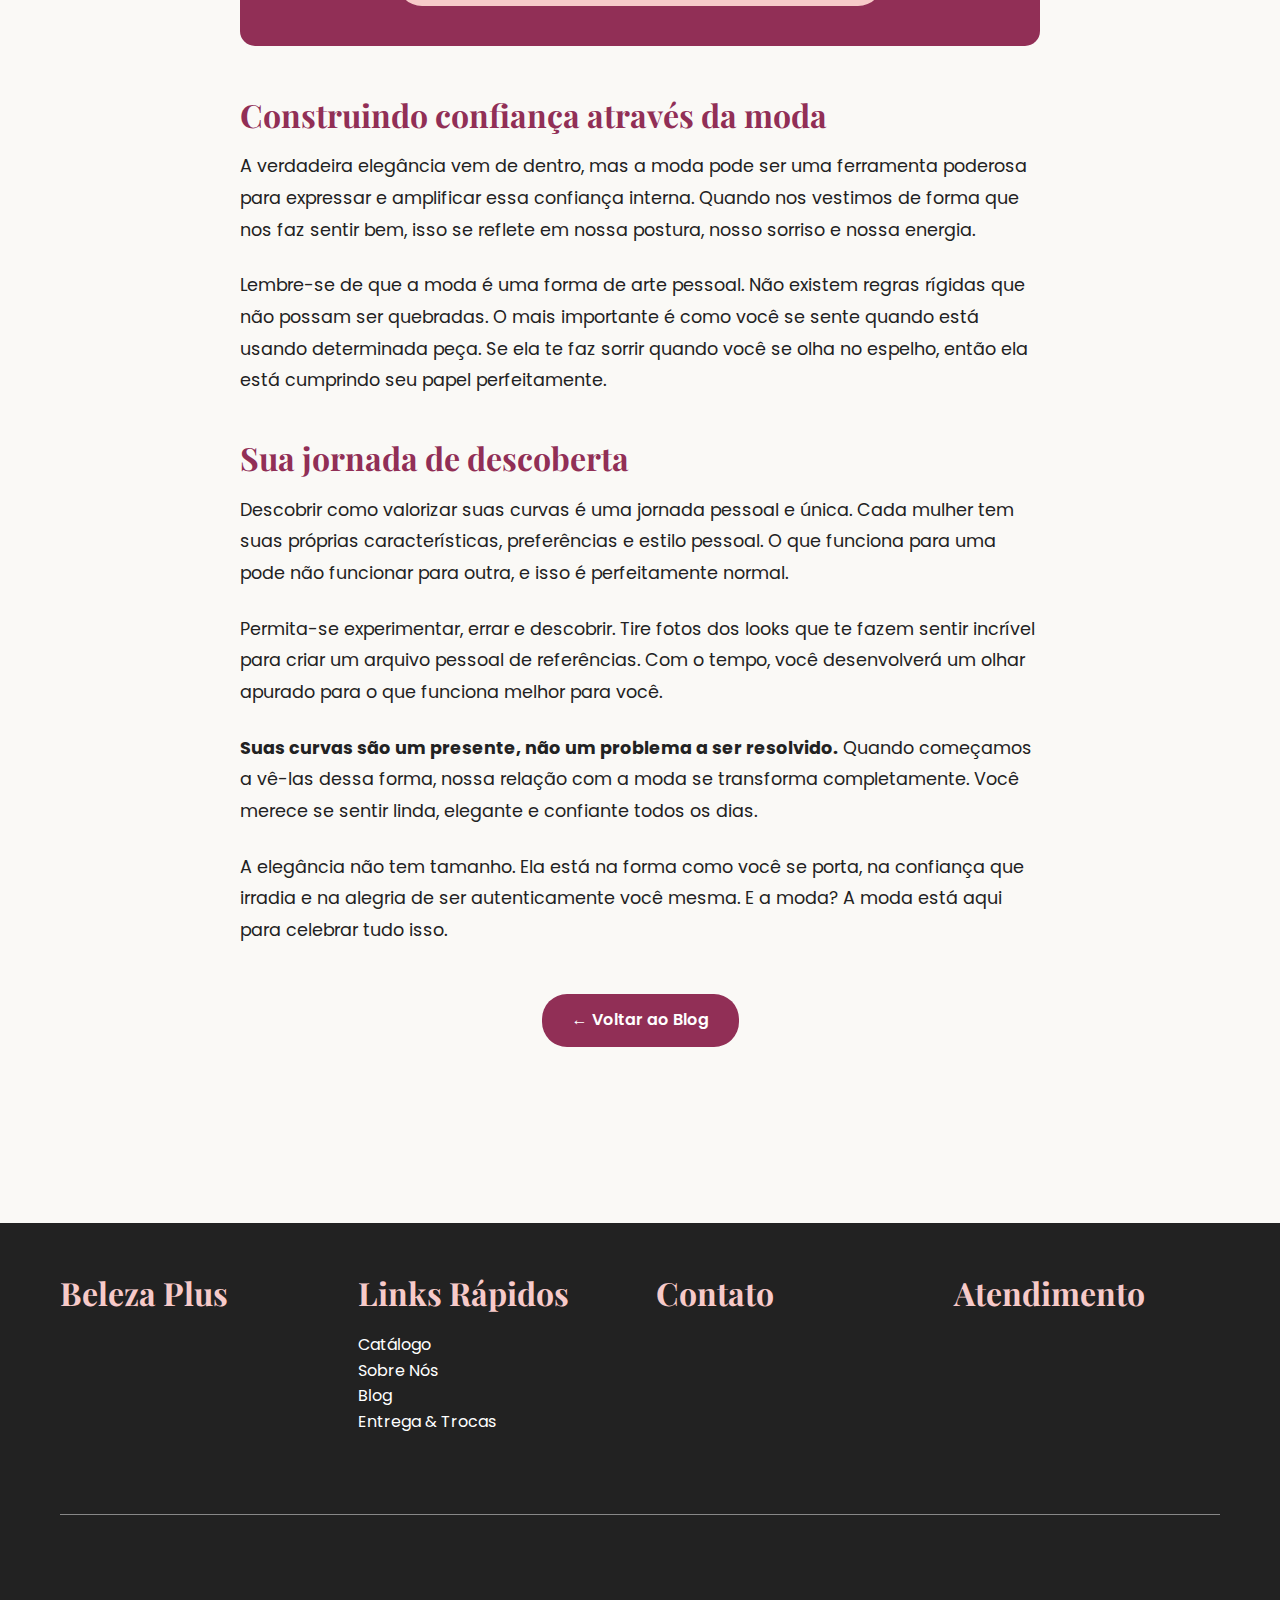
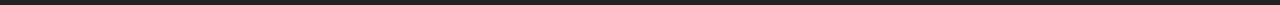
<file: pages/artigo-2.html>
<!DOCTYPE html>
<html lang="pt-BR">
<head>
    <meta charset="UTF-8">
    <meta name="viewport" content="width=device-width, initial-scale=1.0">
    <title>Como valorizar suas curvas com elegância - Blog Beleza Plus</title>
    <meta name="description" content="Descubra o poder de uma peça bem ajustada e aprenda técnicas infalíveis para realçar sua beleza natural com muito estilo e sofisticação.">
    
    <!-- Google Fonts -->
    <link rel="preconnect" href="https://fonts.googleapis.com">
    <link rel="preconnect" href="https://fonts.gstatic.com" crossorigin>
    <link href="https://fonts.googleapis.com/css2?family=Playfair+Display:wght@400;700&family=Poppins:wght@300;400;500;600;700&display=swap" rel="stylesheet">
    
    <!-- CSS -->
    <link rel="stylesheet" href="../css/style.css">
    
    <style>
        .article-header {
            background: linear-gradient(135deg, var(--rosa-quartzo) 0%, var(--off-white) 100%);
            padding: 120px 0 60px;
            text-align: center;
        }
        
        .article-content {
            max-width: 800px;
            margin: 0 auto;
            line-height: 1.8;
            padding: 3rem 0;
        }
        
        .article-content h2 {
            margin-top: 2.5rem;
            margin-bottom: 1rem;
            font-size: 2rem;
        }
        
        .article-content h3 {
            margin-top: 2rem;
            margin-bottom: 1rem;
            font-size: 1.5rem;
            color: var(--vinho-rose);
        }
        
        .article-content p {
            margin-bottom: 1.5rem;
            font-size: 1.1rem;
        }
        
        .highlight-box {
            background: var(--rosa-quartzo);
            padding: 2rem;
            border-radius: 15px;
            margin: 2.5rem 0;
            border-left: 5px solid var(--vinho-rose);
        }
        
        .highlight-box h4 {
            color: var(--vinho-rose);
            margin-bottom: 1rem;
            font-size: 1.3rem;
        }
        
        .cta-box {
            background: var(--vinho-rose);
            color: var(--branco);
            padding: 2.5rem;
            border-radius: 15px;
            text-align: center;
            margin: 3rem 0;
        }
        
        .cta-box h3 {
            color: var(--branco);
            margin-bottom: 1rem;
        }
        
        .article-meta {
            text-align: center;
            color: var(--cinza-medio);
            margin-bottom: 2rem;
            font-size: 1rem;
        }
        
        .tip-box {
            background: var(--off-white);
            padding: 2rem;
            border-radius: 15px;
            margin: 2rem 0;
            border-left: 5px solid var(--rosa-quartzo);
        }
        
        .tip-box h4 {
            color: var(--vinho-rose);
            margin-bottom: 1rem;
            font-size: 1.2rem;
        }
        
        .back-to-blog {
            text-align: center;
            margin: 3rem 0;
        }
    </style>
</head>
<body>
    <!-- Header -->
    <header class="header">
        <div class="container">
            <div class="header-content">
                <a href="../index.html" class="logo">Beleza Plus</a>
                <nav>
                    <ul class="nav-menu">
                        <li><a href="../index.html">Início</a></li>
                        <li><a href="catalogo.html">Catálogo</a></li>
                        <li><a href="sobre.html">Sobre</a></li>
                        <li><a href="blog.html">Blog</a></li>
                        <li><a href="entrega-trocas.html">Entrega & Trocas</a></li>
                        <li><a href="contato.html">Contato</a></li>
                    </ul>
                </nav>
            </div>
        </div>
    </header>

    <!-- Article Header -->
    <section class="article-header">
        <div class="container">
            <div style="max-width: 800px; margin: 0 auto;">
                <div style="background: var(--rosa-quartzo); color: var(--vinho-rose); padding: 8px 20px; border-radius: 20px; display: inline-block; margin-bottom: 1.5rem; font-weight: 600;">Dicas de Moda</div>
                <h1 style="color: var(--vinho-rose); margin-bottom: 1rem;">Como valorizar suas curvas com elegância</h1>
                <p style="font-size: 1.2rem; margin-bottom: 0;">Descubra o poder de uma peça bem ajustada e aprenda técnicas infalíveis para realçar sua beleza natural com muito estilo e sofisticação.</p>
            </div>
        </div>
    </section>

    <!-- Article Content -->
    <section class="section">
        <div class="container">
            <div class="article-content">
                <div class="article-meta">
                    Publicado em 15 de junho, 2025 • 5 minutos de leitura
                </div>

                <p><strong>Roupas não deveriam esconder quem você é, mas realçar.</strong> Esta é uma verdade fundamental que muitas mulheres plus size ainda estão descobrindo. Por muito tempo, fomos condicionadas a acreditar que precisávamos nos esconder, disfarçar ou minimizar nossa presença através da moda.</p>

                <p>Hoje quero compartilhar com você uma perspectiva completamente diferente: <strong>suas curvas são lindas – só precisam da roupa certa.</strong> Quando entendemos isso profundamente, nossa relação com a moda se transforma de uma fonte de ansiedade em uma ferramenta poderosa de autoexpressão e empoderamento.</p>

                <h2>O poder transformador de uma peça bem ajustada</h2>

                <p>Existe algo quase mágico que acontece quando vestimos uma roupa que foi pensada especificamente para nosso tipo de corpo. De repente, nos vemos de uma forma completamente nova no espelho. Nossa postura muda, nosso sorriso aparece naturalmente e nossa confiança se eleva instantaneamente.</p>

                <p>Isso não é coincidência. Quando uma peça tem o caimento correto, ela trabalha a favor do nosso corpo, criando uma silhueta harmoniosa que realça nossos pontos fortes e equilibra nossa figura de forma natural e elegante.</p>

                <div class="highlight-box">
                    <h4>A diferença está nos detalhes</h4>
                    <p>Uma peça bem ajustada não é apenas sobre o tamanho correto. É sobre a modelagem pensada especificamente para corpos plus size, com recortes estratégicos, costuras que valorizam e tecidos que se movem com você, não contra você.</p>
                </div>

                <h2>Técnicas infalíveis para realçar sua beleza natural</h2>

                <h3>1. Marque sua cintura</h3>
                <p>A cintura é o ponto de equilíbrio da silhueta feminina. Mesmo que você sinta que não tem uma cintura muito definida, criar essa definição através da roupa pode transformar completamente seu visual. Use cintos, amarrações, recortes ou peças que naturalmente marquem essa região.</p>

                <div class="tip-box">
                    <h4>Dica prática:</h4>
                    <p>Se você tem o formato de corpo maçã, experimente vestidos com cintura império ou blusas que marquem logo abaixo do busto. Para corpos pera, invista em blusas que valorizem os ombros e marquem a cintura natural.</p>
                </div>

                <h3>2. Escolha decotes que favorecem</h3>
                <p>O decote certo pode alongar o pescoço, valorizar o busto e criar uma linha elegante que direciona o olhar de forma harmoniosa. Decotes em V são universalmente favorecedores, mas não tenha medo de experimentar outros estilos como ombro a ombro, canoa ou até mesmo gola alta, dependendo da ocasião.</p>

                <h3>3. Invista em tecidos que fluem</h3>
                <p>Tecidos com boa fluidez e caimento natural são seus melhores amigos. Eles se movem com seu corpo, criando linhas suaves e elegantes. Evite tecidos muito rígidos ou que não tenham elasticidade, pois podem criar vincos e marcas indesejadas.</p>

                <div class="tip-box">
                    <h4>Tecidos recomendados:</h4>
                    <p>Viscose, jersey, crepe, malha de qualidade e misturas com elastano são excelentes opções. Eles oferecem conforto, movimento e um caimento impecável.</p>
                </div>

                <h3>4. Use cores estrategicamente</h3>
                <p>As cores têm o poder de direcionar o olhar e criar ilusões visuais incríveis. Cores mais claras tendem a expandir, enquanto cores mais escuras tendem a diminuir. Use isso a seu favor criando pontos de interesse onde você quer chamar atenção.</p>

                <p>Por exemplo, se você quer valorizar o rosto, use uma blusa em cor vibrante. Se quer alongar a silhueta, aposte em looks monocromáticos ou em tons similares.</p>

                <h3>5. Aposte em camadas inteligentes</h3>
                <p>As camadas podem ser uma ferramenta poderosa para criar profundidade e interesse visual no seu look. Um blazer bem cortado sobre um vestido, um cardigã longo sobre uma blusa ajustada, ou até mesmo colares em camadas podem adicionar sofisticação e estilo ao seu visual.</p>

                <h2>Cores que favorecem diferentes tons de pele</h2>

                <p>Descobrir quais cores realçam sua beleza natural é como encontrar um superpoder pessoal. Cada tom de pele tem cores que a fazem brilhar e outras que podem deixá-la apagada.</p>

                <h3>Para peles quentes (com subtom dourado):</h3>
                <p>Aposte em cores como coral, pêssego, dourado, verde oliva, marrom chocolate e tons terrosos. Essas cores complementam naturalmente o subtom dourado da sua pele.</p>

                <h3>Para peles frias (com subtom rosado ou azulado):</h3>
                <p>Suas cores são azul royal, roxo, rosa pink, verde esmeralda, cinza e tons de azul em geral. Essas cores criam um contraste harmonioso com seu subtom natural.</p>

                <h3>Para peles neutras:</h3>
                <p>Você tem a sorte de poder usar praticamente qualquer cor! Experimente tanto tons quentes quanto frios e veja quais fazem você se sentir mais radiante.</p>

                <div class="highlight-box">
                    <h4>Teste simples para descobrir seu subtom:</h4>
                    <p>Olhe para as veias do seu pulso sob luz natural. Se elas parecem azuis ou roxas, você tem subtom frio. Se parecem verdes, tem subtom quente. Se não consegue definir, provavelmente tem subtom neutro.</p>
                </div>

                <h2>A importância do caimento perfeito</h2>

                <p>Não importa quão bonita seja uma peça, se ela não tem o caimento adequado para seu corpo, ela não vai te fazer sentir incrível. O caimento perfeito é aquele que permite movimento confortável, não marca onde não deve marcar e cria uma silhueta que te faz se sentir confiante.</p>

                <p>Lembre-se: você não precisa se adaptar à roupa. A roupa é que deve se adaptar a você. Se uma peça não está servindo perfeitamente, considere ajustes com uma costureira ou procure por marcas que desenvolvem especificamente para corpos plus size.</p>

                <div class="cta-box">
                    <h3>Outras mulheres já estão se transformando com a Beleza Plus</h3>
                    <p>Nossa coleção é desenvolvida especificamente para valorizar as curvas da mulher plus size. Cada peça passa por um processo rigoroso de modelagem para garantir o caimento perfeito e o conforto que você merece.</p>
                    <a href="catalogo.html" class="btn btn-secondary" style="margin-top: 1rem;">Veja nossos looks sugeridos para seu tipo de corpo</a>
                </div>

                <h2>Construindo confiança através da moda</h2>

                <p>A verdadeira elegância vem de dentro, mas a moda pode ser uma ferramenta poderosa para expressar e amplificar essa confiança interna. Quando nos vestimos de forma que nos faz sentir bem, isso se reflete em nossa postura, nosso sorriso e nossa energia.</p>

                <p>Lembre-se de que a moda é uma forma de arte pessoal. Não existem regras rígidas que não possam ser quebradas. O mais importante é como você se sente quando está usando determinada peça. Se ela te faz sorrir quando você se olha no espelho, então ela está cumprindo seu papel perfeitamente.</p>

                <h2>Sua jornada de descoberta</h2>

                <p>Descobrir como valorizar suas curvas é uma jornada pessoal e única. Cada mulher tem suas próprias características, preferências e estilo pessoal. O que funciona para uma pode não funcionar para outra, e isso é perfeitamente normal.</p>

                <p>Permita-se experimentar, errar e descobrir. Tire fotos dos looks que te fazem sentir incrível para criar um arquivo pessoal de referências. Com o tempo, você desenvolverá um olhar apurado para o que funciona melhor para você.</p>

                <p><strong>Suas curvas são um presente, não um problema a ser resolvido.</strong> Quando começamos a vê-las dessa forma, nossa relação com a moda se transforma completamente. Você merece se sentir linda, elegante e confiante todos os dias.</p>

                <p>A elegância não tem tamanho. Ela está na forma como você se porta, na confiança que irradia e na alegria de ser autenticamente você mesma. E a moda? A moda está aqui para celebrar tudo isso.</p>

                <div class="back-to-blog">
                    <a href="blog.html" class="btn btn-primary">← Voltar ao Blog</a>
                </div>
            </div>
        </div>
    </section>

    <!-- Footer -->
    <footer class="footer">
        <div class="container">
            <div class="footer-content">
                <div class="footer-section">
                    <h3>Beleza Plus</h3>
                    <p>Moda plus size que celebra a beleza real de cada mulher. Porque você merece se sentir incrível todos os dias.</p>
                </div>
                <div class="footer-section">
                    <h3>Links Rápidos</h3>
                    <ul style="list-style: none;">
                        <li><a href="catalogo.html">Catálogo</a></li>
                        <li><a href="sobre.html">Sobre Nós</a></li>
                        <li><a href="blog.html">Blog</a></li>
                        <li><a href="entrega-trocas.html">Entrega & Trocas</a></li>
                    </ul>
                </div>
                <div class="footer-section">
                    <h3>Contato</h3>
                    <p>WhatsApp: (11) 99999-9999</p>
                    <p>Email: contato@belezaplus.com.br</p>
                    <p>Instagram: @belezaplus</p>
                </div>
                <div class="footer-section">
                    <h3>Atendimento</h3>
                    <p>Segunda a Sexta: 9h às 18h</p>
                    <p>Sábado: 9h às 14h</p>
                    <p>Domingo: Fechado</p>
                </div>
            </div>
            <div class="footer-bottom">
                <p>&copy; 2025 Beleza Plus. Todos os direitos reservados.</p>
            </div>
        </div>
    </footer>

    <!-- JavaScript -->
    <script src="../js/script.js"></script>
</body>
</html>
</file>
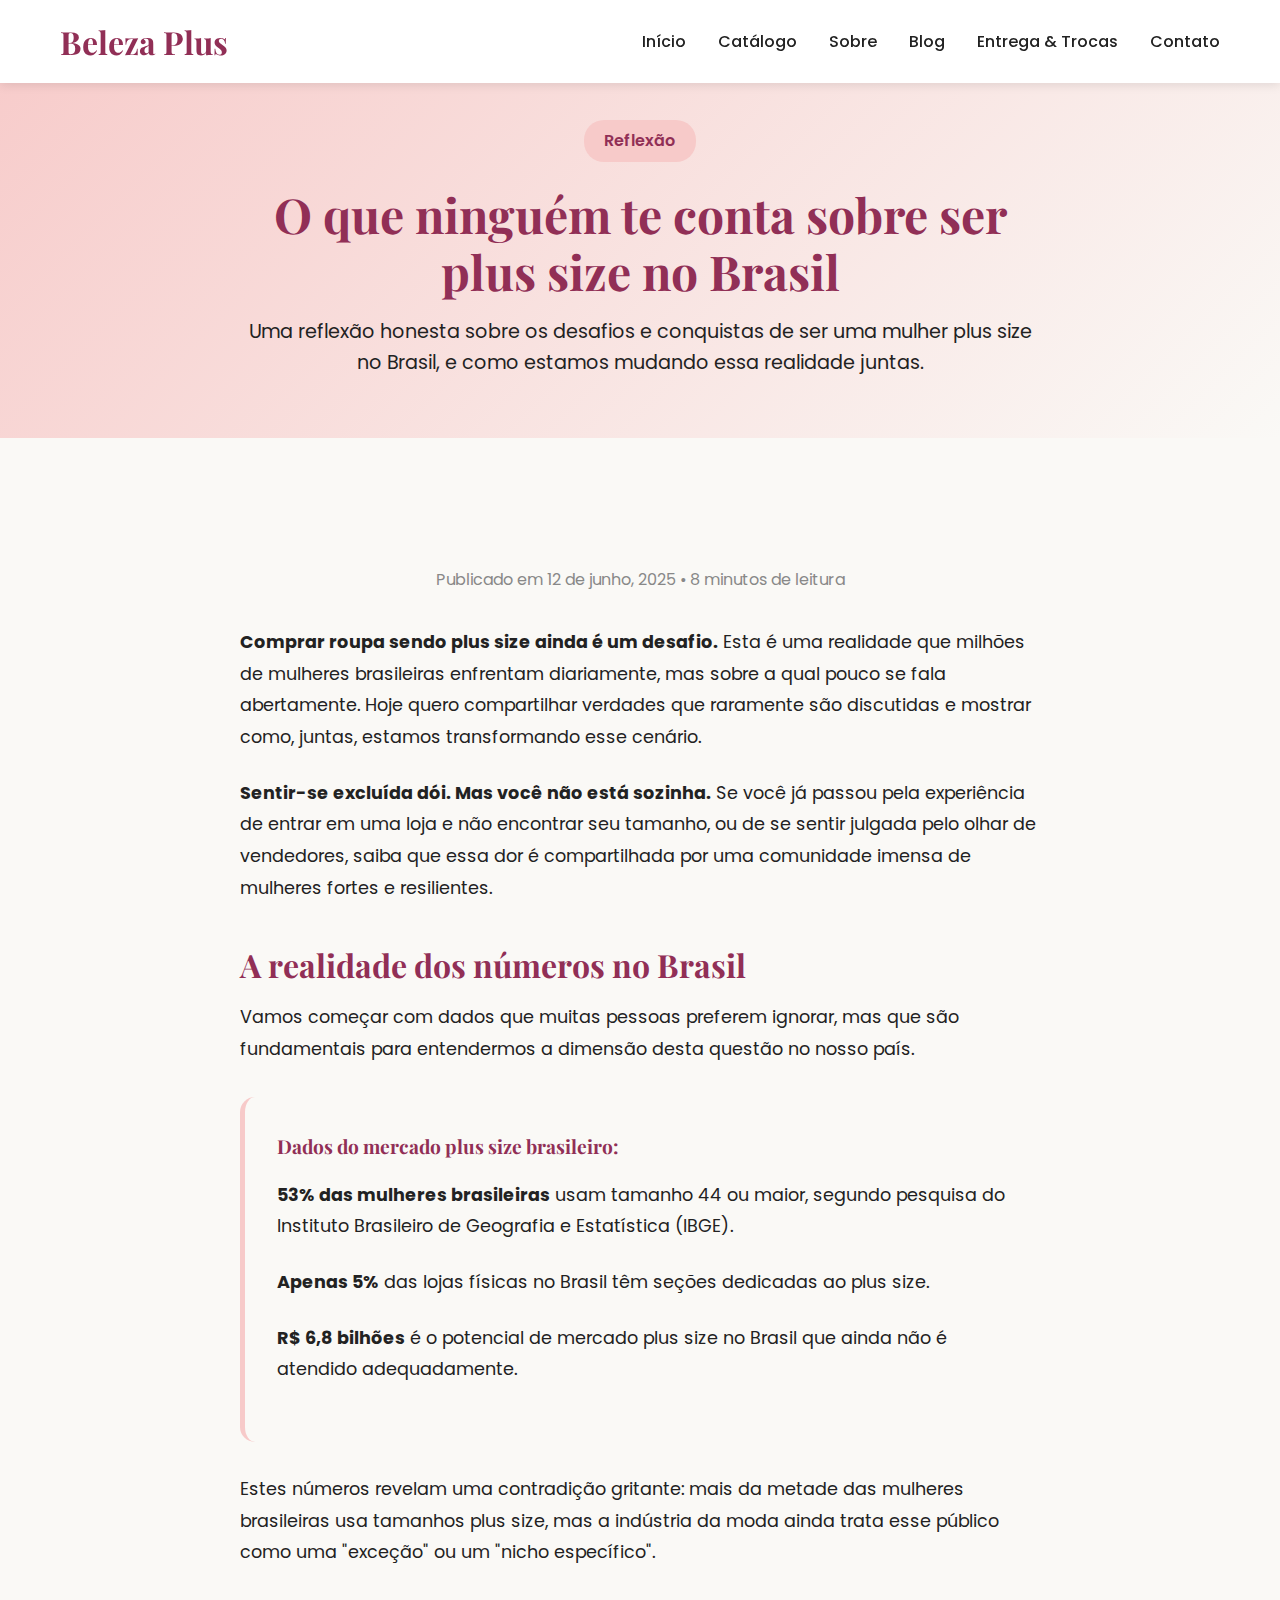
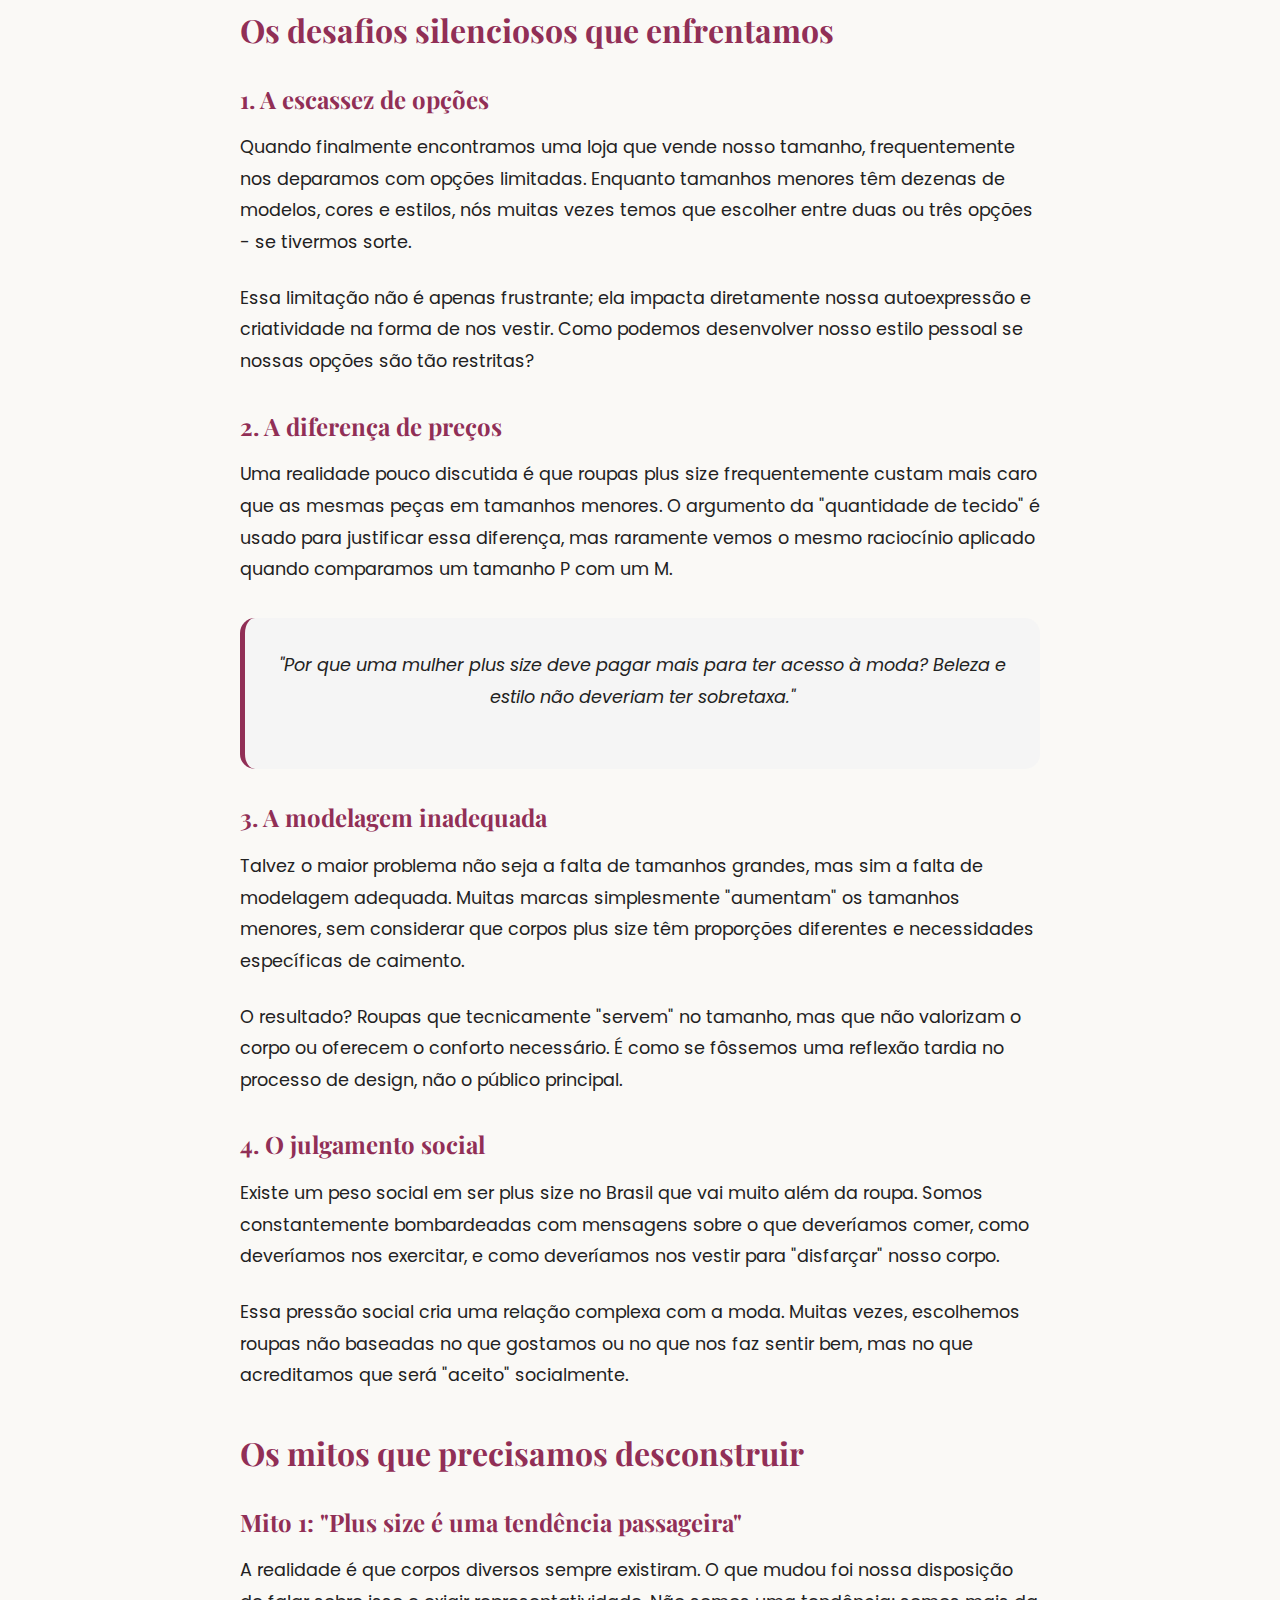
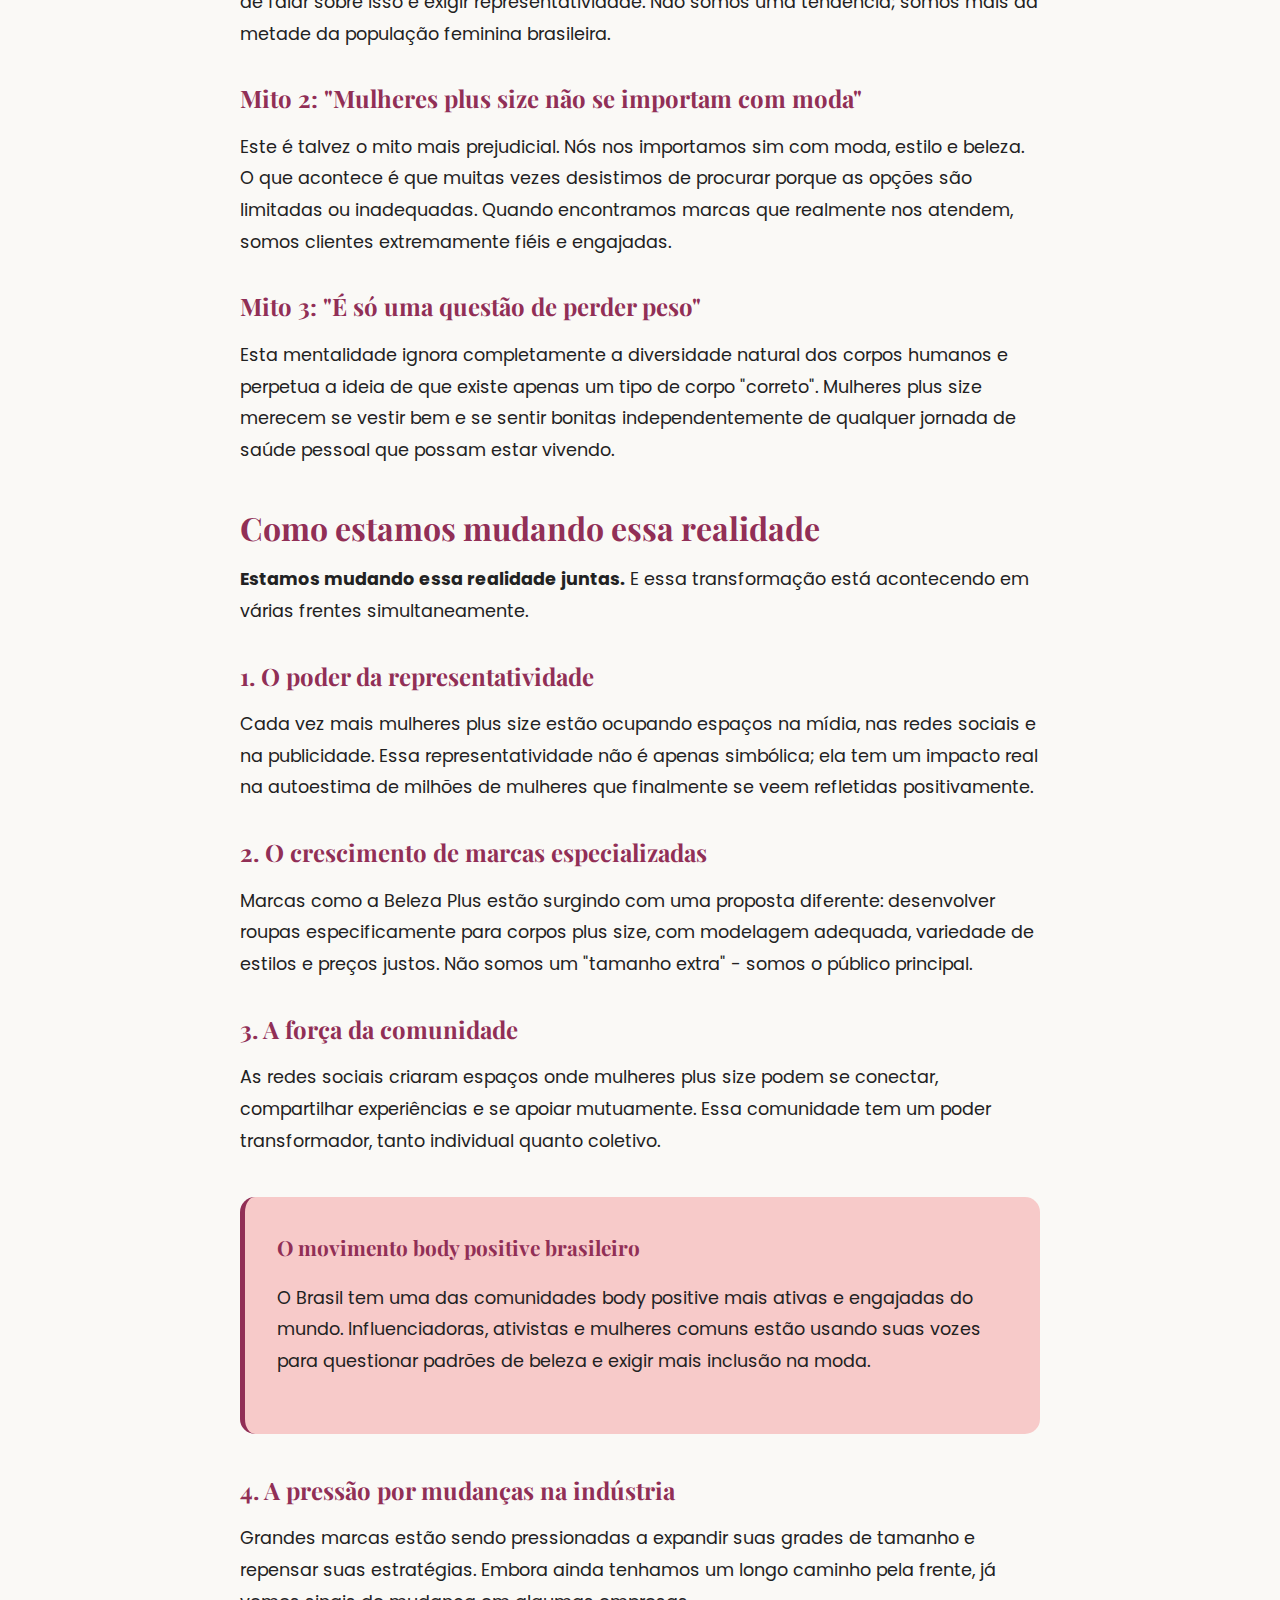
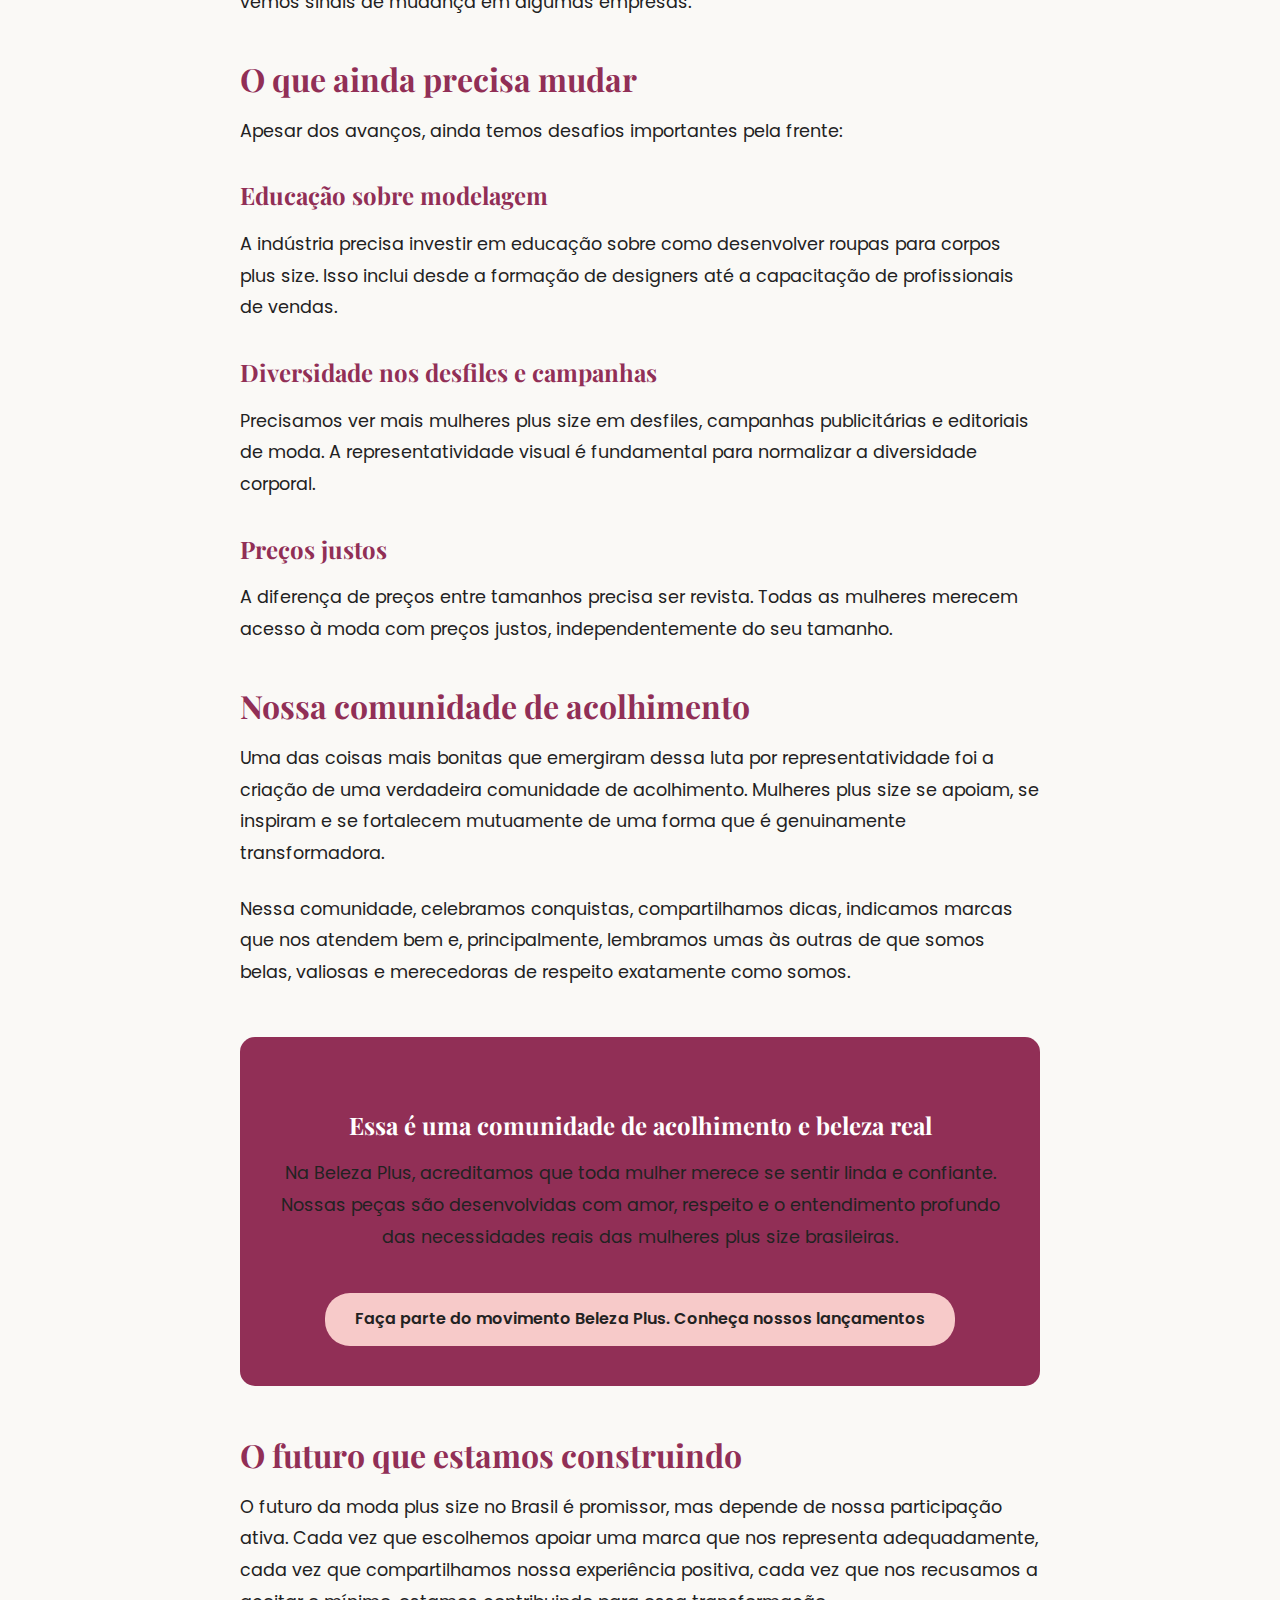
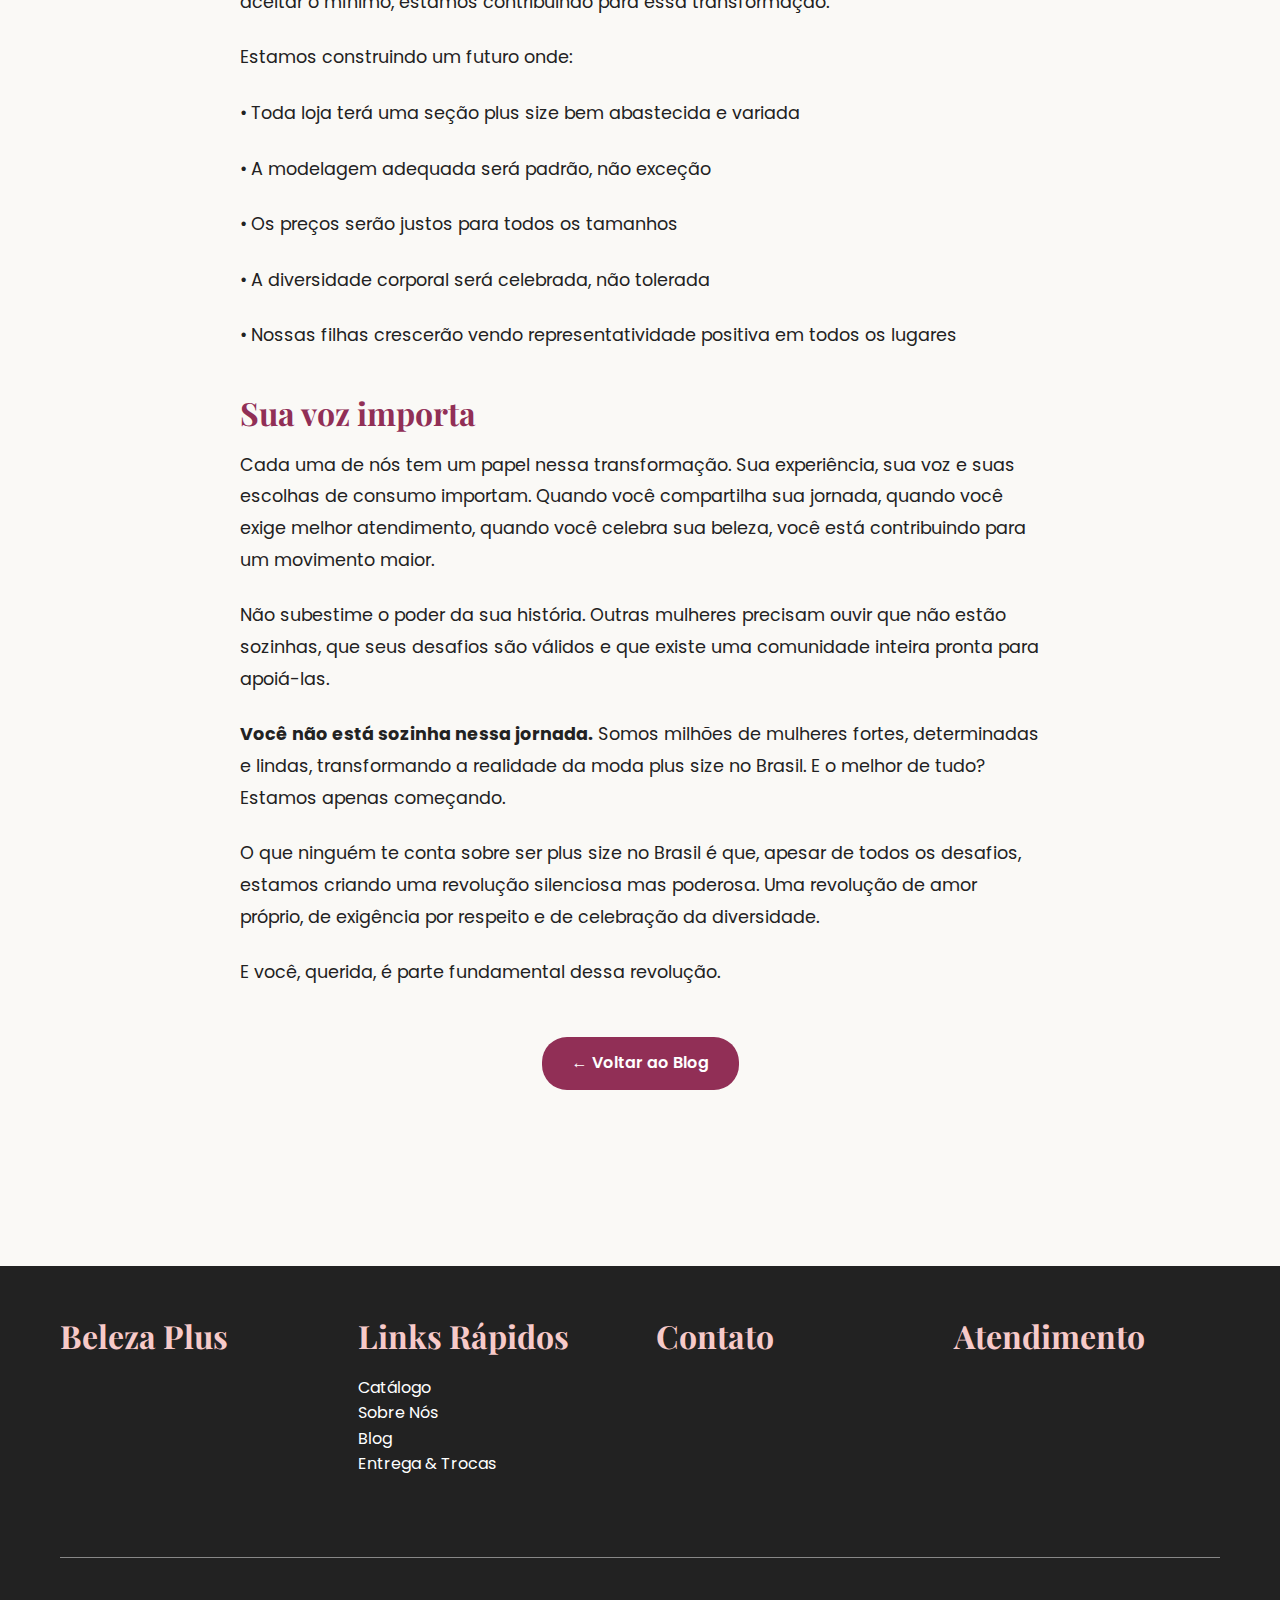
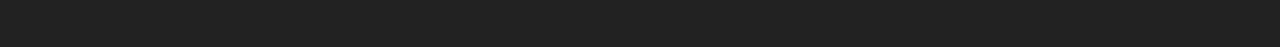
<file: pages/artigo-3.html>
<!DOCTYPE html>
<html lang="pt-BR">
<head>
    <meta charset="UTF-8">
    <meta name="viewport" content="width=device-width, initial-scale=1.0">
    <title>O que ninguém te conta sobre ser plus size no Brasil - Blog Beleza Plus</title>
    <meta name="description" content="Uma reflexão honesta sobre os desafios e conquistas de ser uma mulher plus size no Brasil, e como estamos mudando essa realidade juntas.">
    
    <!-- Google Fonts -->
    <link rel="preconnect" href="https://fonts.googleapis.com">
    <link rel="preconnect" href="https://fonts.gstatic.com" crossorigin>
    <link href="https://fonts.googleapis.com/css2?family=Playfair+Display:wght@400;700&family=Poppins:wght@300;400;500;600;700&display=swap" rel="stylesheet">
    
    <!-- CSS -->
    <link rel="stylesheet" href="../css/style.css">
    
    <style>
        .article-header {
            background: linear-gradient(135deg, var(--rosa-quartzo) 0%, var(--off-white) 100%);
            padding: 120px 0 60px;
            text-align: center;
        }
        
        .article-content {
            max-width: 800px;
            margin: 0 auto;
            line-height: 1.8;
            padding: 3rem 0;
        }
        
        .article-content h2 {
            margin-top: 2.5rem;
            margin-bottom: 1rem;
            font-size: 2rem;
        }
        
        .article-content h3 {
            margin-top: 2rem;
            margin-bottom: 1rem;
            font-size: 1.5rem;
            color: var(--vinho-rose);
        }
        
        .article-content p {
            margin-bottom: 1.5rem;
            font-size: 1.1rem;
        }
        
        .highlight-box {
            background: var(--rosa-quartzo);
            padding: 2rem;
            border-radius: 15px;
            margin: 2.5rem 0;
            border-left: 5px solid var(--vinho-rose);
        }
        
        .highlight-box h4 {
            color: var(--vinho-rose);
            margin-bottom: 1rem;
            font-size: 1.3rem;
        }
        
        .cta-box {
            background: var(--vinho-rose);
            color: var(--branco);
            padding: 2.5rem;
            border-radius: 15px;
            text-align: center;
            margin: 3rem 0;
        }
        
        .cta-box h3 {
            color: var(--branco);
            margin-bottom: 1rem;
        }
        
        .article-meta {
            text-align: center;
            color: var(--cinza-medio);
            margin-bottom: 2rem;
            font-size: 1rem;
        }
        
        .stats-box {
            background: var(--off-white);
            padding: 2rem;
            border-radius: 15px;
            margin: 2rem 0;
            border-left: 5px solid var(--rosa-quartzo);
        }
        
        .stats-box h4 {
            color: var(--vinho-rose);
            margin-bottom: 1rem;
            font-size: 1.2rem;
        }
        
        .back-to-blog {
            text-align: center;
            margin: 3rem 0;
        }
        
        .quote-box {
            background: var(--cinza-claro);
            padding: 2rem;
            border-radius: 15px;
            margin: 2rem 0;
            font-style: italic;
            text-align: center;
            border-left: 5px solid var(--vinho-rose);
        }
    </style>
</head>
<body>
    <!-- Header -->
    <header class="header">
        <div class="container">
            <div class="header-content">
                <a href="../index.html" class="logo">Beleza Plus</a>
                <nav>
                    <ul class="nav-menu">
                        <li><a href="../index.html">Início</a></li>
                        <li><a href="catalogo.html">Catálogo</a></li>
                        <li><a href="sobre.html">Sobre</a></li>
                        <li><a href="blog.html">Blog</a></li>
                        <li><a href="entrega-trocas.html">Entrega & Trocas</a></li>
                        <li><a href="contato.html">Contato</a></li>
                    </ul>
                </nav>
            </div>
        </div>
    </header>

    <!-- Article Header -->
    <section class="article-header">
        <div class="container">
            <div style="max-width: 800px; margin: 0 auto;">
                <div style="background: var(--rosa-quartzo); color: var(--vinho-rose); padding: 8px 20px; border-radius: 20px; display: inline-block; margin-bottom: 1.5rem; font-weight: 600;">Reflexão</div>
                <h1 style="color: var(--vinho-rose); margin-bottom: 1rem;">O que ninguém te conta sobre ser plus size no Brasil</h1>
                <p style="font-size: 1.2rem; margin-bottom: 0;">Uma reflexão honesta sobre os desafios e conquistas de ser uma mulher plus size no Brasil, e como estamos mudando essa realidade juntas.</p>
            </div>
        </div>
    </section>

    <!-- Article Content -->
    <section class="section">
        <div class="container">
            <div class="article-content">
                <div class="article-meta">
                    Publicado em 12 de junho, 2025 • 8 minutos de leitura
                </div>

                <p><strong>Comprar roupa sendo plus size ainda é um desafio.</strong> Esta é uma realidade que milhões de mulheres brasileiras enfrentam diariamente, mas sobre a qual pouco se fala abertamente. Hoje quero compartilhar verdades que raramente são discutidas e mostrar como, juntas, estamos transformando esse cenário.</p>

                <p><strong>Sentir-se excluída dói. Mas você não está sozinha.</strong> Se você já passou pela experiência de entrar em uma loja e não encontrar seu tamanho, ou de se sentir julgada pelo olhar de vendedores, saiba que essa dor é compartilhada por uma comunidade imensa de mulheres fortes e resilientes.</p>

                <h2>A realidade dos números no Brasil</h2>

                <p>Vamos começar com dados que muitas pessoas preferem ignorar, mas que são fundamentais para entendermos a dimensão desta questão no nosso país.</p>

                <div class="stats-box">
                    <h4>Dados do mercado plus size brasileiro:</h4>
                    <p><strong>53% das mulheres brasileiras</strong> usam tamanho 44 ou maior, segundo pesquisa do Instituto Brasileiro de Geografia e Estatística (IBGE).</p>
                    <p><strong>Apenas 5%</strong> das lojas físicas no Brasil têm seções dedicadas ao plus size.</p>
                    <p><strong>R$ 6,8 bilhões</strong> é o potencial de mercado plus size no Brasil que ainda não é atendido adequadamente.</p>
                </div>

                <p>Estes números revelam uma contradição gritante: mais da metade das mulheres brasileiras usa tamanhos plus size, mas a indústria da moda ainda trata esse público como uma "exceção" ou um "nicho específico".</p>

                <h2>Os desafios silenciosos que enfrentamos</h2>

                <h3>1. A escassez de opções</h3>
                <p>Quando finalmente encontramos uma loja que vende nosso tamanho, frequentemente nos deparamos com opções limitadas. Enquanto tamanhos menores têm dezenas de modelos, cores e estilos, nós muitas vezes temos que escolher entre duas ou três opções - se tivermos sorte.</p>

                <p>Essa limitação não é apenas frustrante; ela impacta diretamente nossa autoexpressão e criatividade na forma de nos vestir. Como podemos desenvolver nosso estilo pessoal se nossas opções são tão restritas?</p>

                <h3>2. A diferença de preços</h3>
                <p>Uma realidade pouco discutida é que roupas plus size frequentemente custam mais caro que as mesmas peças em tamanhos menores. O argumento da "quantidade de tecido" é usado para justificar essa diferença, mas raramente vemos o mesmo raciocínio aplicado quando comparamos um tamanho P com um M.</p>

                <div class="quote-box">
                    <p>"Por que uma mulher plus size deve pagar mais para ter acesso à moda? Beleza e estilo não deveriam ter sobretaxa."</p>
                </div>

                <h3>3. A modelagem inadequada</h3>
                <p>Talvez o maior problema não seja a falta de tamanhos grandes, mas sim a falta de modelagem adequada. Muitas marcas simplesmente "aumentam" os tamanhos menores, sem considerar que corpos plus size têm proporções diferentes e necessidades específicas de caimento.</p>

                <p>O resultado? Roupas que tecnicamente "servem" no tamanho, mas que não valorizam o corpo ou oferecem o conforto necessário. É como se fôssemos uma reflexão tardia no processo de design, não o público principal.</p>

                <h3>4. O julgamento social</h3>
                <p>Existe um peso social em ser plus size no Brasil que vai muito além da roupa. Somos constantemente bombardeadas com mensagens sobre o que deveríamos comer, como deveríamos nos exercitar, e como deveríamos nos vestir para "disfarçar" nosso corpo.</p>

                <p>Essa pressão social cria uma relação complexa com a moda. Muitas vezes, escolhemos roupas não baseadas no que gostamos ou no que nos faz sentir bem, mas no que acreditamos que será "aceito" socialmente.</p>

                <h2>Os mitos que precisamos desconstruir</h2>

                <h3>Mito 1: "Plus size é uma tendência passageira"</h3>
                <p>A realidade é que corpos diversos sempre existiram. O que mudou foi nossa disposição de falar sobre isso e exigir representatividade. Não somos uma tendência; somos mais da metade da população feminina brasileira.</p>

                <h3>Mito 2: "Mulheres plus size não se importam com moda"</h3>
                <p>Este é talvez o mito mais prejudicial. Nós nos importamos sim com moda, estilo e beleza. O que acontece é que muitas vezes desistimos de procurar porque as opções são limitadas ou inadequadas. Quando encontramos marcas que realmente nos atendem, somos clientes extremamente fiéis e engajadas.</p>

                <h3>Mito 3: "É só uma questão de perder peso"</h3>
                <p>Esta mentalidade ignora completamente a diversidade natural dos corpos humanos e perpetua a ideia de que existe apenas um tipo de corpo "correto". Mulheres plus size merecem se vestir bem e se sentir bonitas independentemente de qualquer jornada de saúde pessoal que possam estar vivendo.</p>

                <h2>Como estamos mudando essa realidade</h2>

                <p><strong>Estamos mudando essa realidade juntas.</strong> E essa transformação está acontecendo em várias frentes simultaneamente.</p>

                <h3>1. O poder da representatividade</h3>
                <p>Cada vez mais mulheres plus size estão ocupando espaços na mídia, nas redes sociais e na publicidade. Essa representatividade não é apenas simbólica; ela tem um impacto real na autoestima de milhões de mulheres que finalmente se veem refletidas positivamente.</p>

                <h3>2. O crescimento de marcas especializadas</h3>
                <p>Marcas como a Beleza Plus estão surgindo com uma proposta diferente: desenvolver roupas especificamente para corpos plus size, com modelagem adequada, variedade de estilos e preços justos. Não somos um "tamanho extra" - somos o público principal.</p>

                <h3>3. A força da comunidade</h3>
                <p>As redes sociais criaram espaços onde mulheres plus size podem se conectar, compartilhar experiências e se apoiar mutuamente. Essa comunidade tem um poder transformador, tanto individual quanto coletivo.</p>

                <div class="highlight-box">
                    <h4>O movimento body positive brasileiro</h4>
                    <p>O Brasil tem uma das comunidades body positive mais ativas e engajadas do mundo. Influenciadoras, ativistas e mulheres comuns estão usando suas vozes para questionar padrões de beleza e exigir mais inclusão na moda.</p>
                </div>

                <h3>4. A pressão por mudanças na indústria</h3>
                <p>Grandes marcas estão sendo pressionadas a expandir suas grades de tamanho e repensar suas estratégias. Embora ainda tenhamos um longo caminho pela frente, já vemos sinais de mudança em algumas empresas.</p>

                <h2>O que ainda precisa mudar</h2>

                <p>Apesar dos avanços, ainda temos desafios importantes pela frente:</p>

                <h3>Educação sobre modelagem</h3>
                <p>A indústria precisa investir em educação sobre como desenvolver roupas para corpos plus size. Isso inclui desde a formação de designers até a capacitação de profissionais de vendas.</p>

                <h3>Diversidade nos desfiles e campanhas</h3>
                <p>Precisamos ver mais mulheres plus size em desfiles, campanhas publicitárias e editoriais de moda. A representatividade visual é fundamental para normalizar a diversidade corporal.</p>

                <h3>Preços justos</h3>
                <p>A diferença de preços entre tamanhos precisa ser revista. Todas as mulheres merecem acesso à moda com preços justos, independentemente do seu tamanho.</p>

                <h2>Nossa comunidade de acolhimento</h2>

                <p>Uma das coisas mais bonitas que emergiram dessa luta por representatividade foi a criação de uma verdadeira comunidade de acolhimento. Mulheres plus size se apoiam, se inspiram e se fortalecem mutuamente de uma forma que é genuinamente transformadora.</p>

                <p>Nessa comunidade, celebramos conquistas, compartilhamos dicas, indicamos marcas que nos atendem bem e, principalmente, lembramos umas às outras de que somos belas, valiosas e merecedoras de respeito exatamente como somos.</p>

                <div class="cta-box">
                    <h3>Essa é uma comunidade de acolhimento e beleza real</h3>
                    <p>Na Beleza Plus, acreditamos que toda mulher merece se sentir linda e confiante. Nossas peças são desenvolvidas com amor, respeito e o entendimento profundo das necessidades reais das mulheres plus size brasileiras.</p>
                    <a href="catalogo.html" class="btn btn-secondary" style="margin-top: 1rem;">Faça parte do movimento Beleza Plus. Conheça nossos lançamentos</a>
                </div>

                <h2>O futuro que estamos construindo</h2>

                <p>O futuro da moda plus size no Brasil é promissor, mas depende de nossa participação ativa. Cada vez que escolhemos apoiar uma marca que nos representa adequadamente, cada vez que compartilhamos nossa experiência positiva, cada vez que nos recusamos a aceitar o mínimo, estamos contribuindo para essa transformação.</p>

                <p>Estamos construindo um futuro onde:</p>
                <p>• Toda loja terá uma seção plus size bem abastecida e variada</p>
                <p>• A modelagem adequada será padrão, não exceção</p>
                <p>• Os preços serão justos para todos os tamanhos</p>
                <p>• A diversidade corporal será celebrada, não tolerada</p>
                <p>• Nossas filhas crescerão vendo representatividade positiva em todos os lugares</p>

                <h2>Sua voz importa</h2>

                <p>Cada uma de nós tem um papel nessa transformação. Sua experiência, sua voz e suas escolhas de consumo importam. Quando você compartilha sua jornada, quando você exige melhor atendimento, quando você celebra sua beleza, você está contribuindo para um movimento maior.</p>

                <p>Não subestime o poder da sua história. Outras mulheres precisam ouvir que não estão sozinhas, que seus desafios são válidos e que existe uma comunidade inteira pronta para apoiá-las.</p>

                <p><strong>Você não está sozinha nessa jornada.</strong> Somos milhões de mulheres fortes, determinadas e lindas, transformando a realidade da moda plus size no Brasil. E o melhor de tudo? Estamos apenas começando.</p>

                <p>O que ninguém te conta sobre ser plus size no Brasil é que, apesar de todos os desafios, estamos criando uma revolução silenciosa mas poderosa. Uma revolução de amor próprio, de exigência por respeito e de celebração da diversidade.</p>

                <p>E você, querida, é parte fundamental dessa revolução.</p>

                <div class="back-to-blog">
                    <a href="blog.html" class="btn btn-primary">← Voltar ao Blog</a>
                </div>
            </div>
        </div>
    </section>

    <!-- Footer -->
    <footer class="footer">
        <div class="container">
            <div class="footer-content">
                <div class="footer-section">
                    <h3>Beleza Plus</h3>
                    <p>Moda plus size que celebra a beleza real de cada mulher. Porque você merece se sentir incrível todos os dias.</p>
                </div>
                <div class="footer-section">
                    <h3>Links Rápidos</h3>
                    <ul style="list-style: none;">
                        <li><a href="catalogo.html">Catálogo</a></li>
                        <li><a href="sobre.html">Sobre Nós</a></li>
                        <li><a href="blog.html">Blog</a></li>
                        <li><a href="entrega-trocas.html">Entrega & Trocas</a></li>
                    </ul>
                </div>
                <div class="footer-section">
                    <h3>Contato</h3>
                    <p>WhatsApp: (11) 99999-9999</p>
                    <p>Email: contato@belezaplus.com.br</p>
                    <p>Instagram: @belezaplus</p>
                </div>
                <div class="footer-section">
                    <h3>Atendimento</h3>
                    <p>Segunda a Sexta: 9h às 18h</p>
                    <p>Sábado: 9h às 14h</p>
                    <p>Domingo: Fechado</p>
                </div>
            </div>
            <div class="footer-bottom">
                <p>&copy; 2025 Beleza Plus. Todos os direitos reservados.</p>
            </div>
        </div>
    </footer>

    <!-- JavaScript -->
    <script src="../js/script.js"></script>
</body>
</html>
</file>
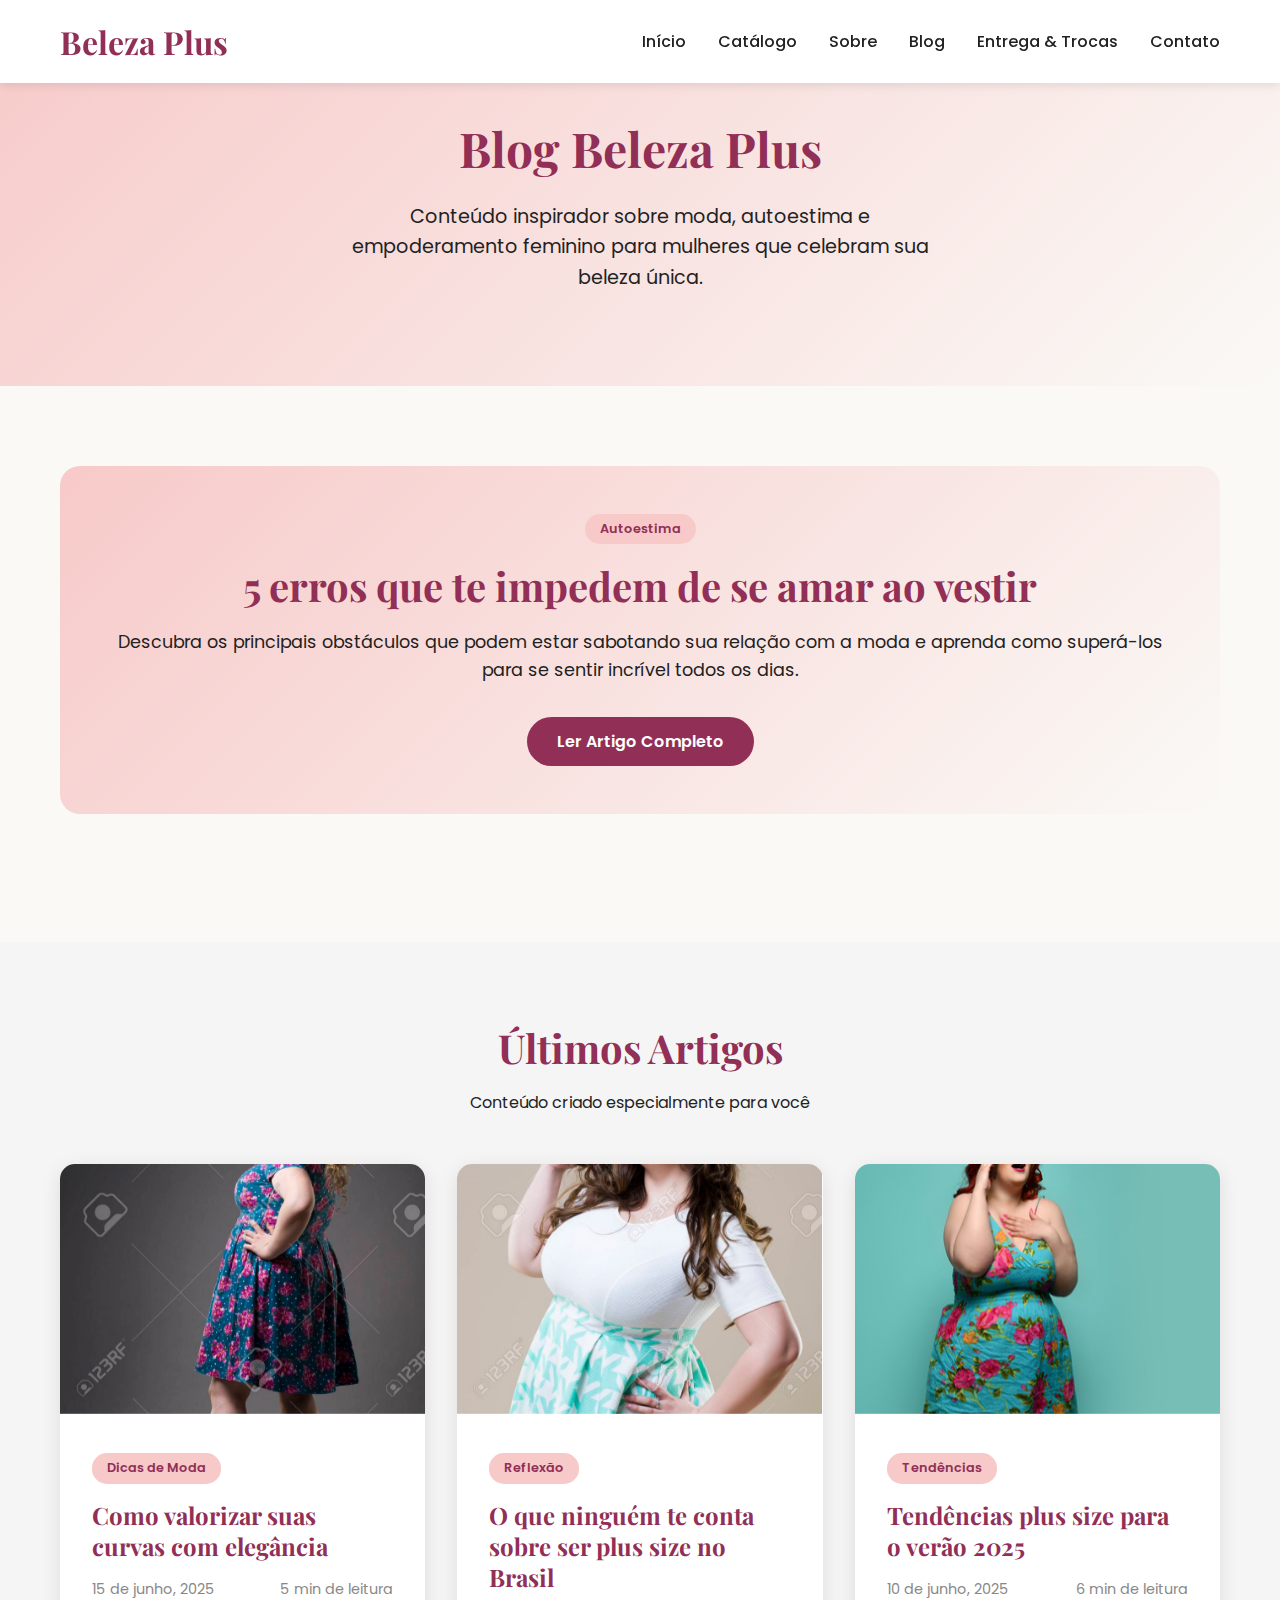
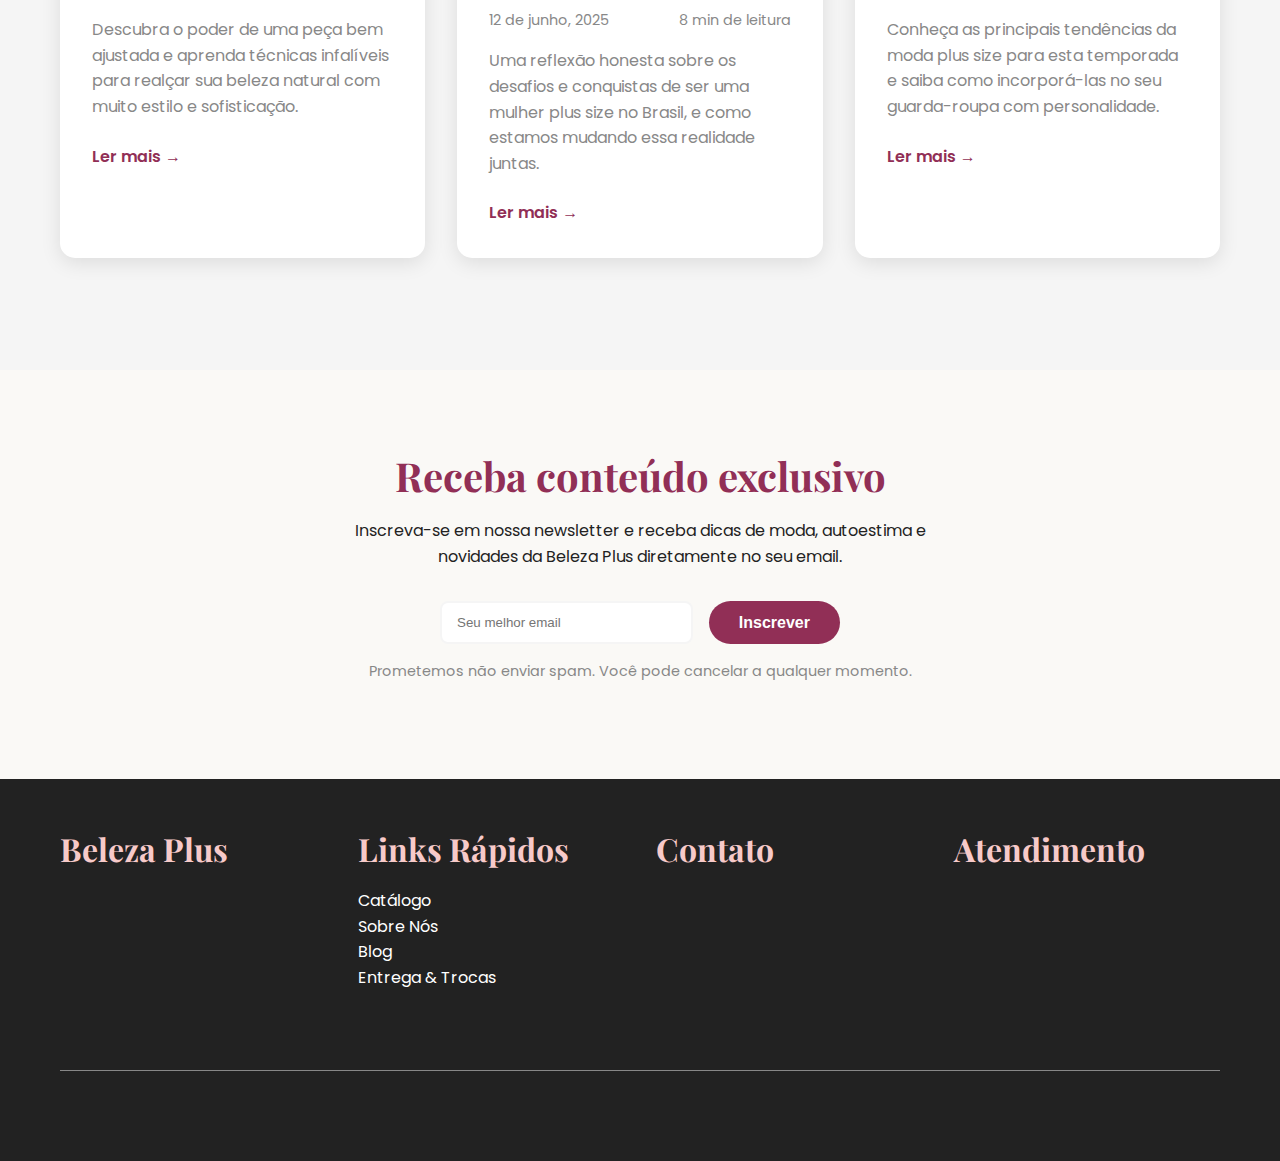
<file: pages/blog.html>
<!DOCTYPE html>
<html lang="pt-BR">
<head>
    <meta charset="UTF-8">
    <meta name="viewport" content="width=device-width, initial-scale=1.0">
    <title>Blog - Beleza Plus</title>
    <meta name="description" content="Dicas de moda plus size, autoestima e empoderamento feminino. Conteúdo inspirador para mulheres que celebram sua beleza.">
    
    <!-- Google Fonts -->
    <link rel="preconnect" href="https://fonts.googleapis.com">
    <link rel="preconnect" href="https://fonts.gstatic.com" crossorigin>
    <link href="https://fonts.googleapis.com/css2?family=Playfair+Display:wght@400;700&family=Poppins:wght@300;400;500;600;700&display=swap" rel="stylesheet">
    
    <!-- CSS -->
    <link rel="stylesheet" href="../css/style.css">
    
    <style>
        .blog-card {
            background: var(--branco);
            border-radius: 15px;
            overflow: hidden;
            box-shadow: 0 5px 20px rgba(0, 0, 0, 0.1);
            transition: transform 0.3s ease, box-shadow 0.3s ease;
            margin-bottom: 2rem;
        }
        
        .blog-card:hover {
            transform: translateY(-5px);
            box-shadow: 0 15px 40px rgba(0, 0, 0, 0.15);
        }
        
        .blog-image {
            width: 100%;
            height: 250px;
            object-fit: cover;
        }
        
        .blog-content {
            padding: 2rem;
        }
        
        .blog-category {
            background: var(--rosa-quartzo);
            color: var(--vinho-rose);
            padding: 5px 15px;
            border-radius: 15px;
            font-size: 0.8rem;
            font-weight: 600;
            display: inline-block;
            margin-bottom: 1rem;
        }
        
        .blog-title {
            font-size: 1.5rem;
            margin-bottom: 1rem;
            color: var(--vinho-rose);
            line-height: 1.3;
        }
        
        .blog-excerpt {
            color: var(--cinza-medio);
            line-height: 1.6;
            margin-bottom: 1.5rem;
        }
        
        .blog-meta {
            display: flex;
            justify-content: space-between;
            align-items: center;
            color: var(--cinza-medio);
            font-size: 0.9rem;
            margin-bottom: 1rem;
        }
        
        .read-more {
            color: var(--vinho-rose);
            text-decoration: none;
            font-weight: 600;
            transition: color 0.3s ease;
        }
        
        .read-more:hover {
            color: var(--rosa-quartzo);
        }
        
        .featured-post {
            background: linear-gradient(135deg, var(--rosa-quartzo) 0%, var(--off-white) 100%);
            padding: 3rem;
            border-radius: 20px;
            margin-bottom: 3rem;
            text-align: center;
        }
        
        .article-content {
            max-width: 800px;
            margin: 0 auto;
            line-height: 1.8;
        }
        
        .article-content h2 {
            margin-top: 2rem;
            margin-bottom: 1rem;
        }
        
        .article-content h3 {
            margin-top: 1.5rem;
            margin-bottom: 0.8rem;
            font-size: 1.3rem;
        }
        
        .article-content p {
            margin-bottom: 1.5rem;
        }
        
        .highlight-box {
            background: var(--rosa-quartzo);
            padding: 1.5rem;
            border-radius: 10px;
            margin: 2rem 0;
            border-left: 4px solid var(--vinho-rose);
        }
        
        .cta-box {
            background: var(--vinho-rose);
            color: var(--branco);
            padding: 2rem;
            border-radius: 15px;
            text-align: center;
            margin: 3rem 0;
        }
        
        .cta-box h3 {
            color: var(--branco);
            margin-bottom: 1rem;
        }
    </style>
</head>
<body>
    <!-- Header -->
    <header class="header">
        <div class="container">
            <div class="header-content">
                <a href="../index.html" class="logo">Beleza Plus</a>
                <nav>
                    <ul class="nav-menu">
                        <li><a href="../index.html">Início</a></li>
                        <li><a href="catalogo.html">Catálogo</a></li>
                        <li><a href="sobre.html">Sobre</a></li>
                        <li><a href="blog.html">Blog</a></li>
                        <li><a href="entrega-trocas.html">Entrega & Trocas</a></li>
                        <li><a href="contato.html">Contato</a></li>
                    </ul>
                </nav>
            </div>
        </div>
    </header>

    <!-- Hero Section -->
    <section class="hero" style="padding: 120px 0 60px;">
        <div class="container">
            <div class="hero-content">
                <h1>Blog Beleza Plus</h1>
                <p>Conteúdo inspirador sobre moda, autoestima e empoderamento feminino para mulheres que celebram sua beleza única.</p>
            </div>
        </div>
    </section>

    <!-- Post em Destaque -->
    <section class="section">
        <div class="container">
            <div class="featured-post">
                <div class="blog-category">Autoestima</div>
                <h2 style="color: var(--vinho-rose); margin-bottom: 1rem;">5 erros que te impedem de se amar ao vestir</h2>
                <p style="font-size: 1.1rem; margin-bottom: 2rem;">Descubra os principais obstáculos que podem estar sabotando sua relação com a moda e aprenda como superá-los para se sentir incrível todos os dias.</p>
                <a href="artigo-1.html" class="btn btn-primary">Ler Artigo Completo</a>
            </div>
        </div>
    </section>

    <!-- Lista de Artigos -->
    <section class="section" style="background-color: var(--cinza-claro);">
        <div class="container">
            <div class="section-title">
                <h2>Últimos Artigos</h2>
                <p>Conteúdo criado especialmente para você</p>
            </div>
            
            <div style="display: grid; grid-template-columns: repeat(auto-fit, minmax(350px, 1fr)); gap: 2rem;">
                
                <!-- Artigo 2 -->
                <div class="blog-card">
                    <img src="../images/product_1.jpg" alt="Como valorizar suas curvas" class="blog-image">
                    <div class="blog-content">
                        <div class="blog-category">Dicas de Moda</div>
                        <h3 class="blog-title">Como valorizar suas curvas com elegância</h3>
                        <div class="blog-meta">
                            <span>15 de junho, 2025</span>
                            <span>5 min de leitura</span>
                        </div>
                        <p class="blog-excerpt">Descubra o poder de uma peça bem ajustada e aprenda técnicas infalíveis para realçar sua beleza natural com muito estilo e sofisticação.</p>
                        <a href="artigo-2.html" class="read-more">Ler mais →</a>
                    </div>
                </div>
                
                <!-- Artigo 3 -->
                <div class="blog-card">
                    <img src="../images/product_2.jpg" alt="Ser plus size no Brasil" class="blog-image">
                    <div class="blog-content">
                        <div class="blog-category">Reflexão</div>
                        <h3 class="blog-title">O que ninguém te conta sobre ser plus size no Brasil</h3>
                        <div class="blog-meta">
                            <span>12 de junho, 2025</span>
                            <span>8 min de leitura</span>
                        </div>
                        <p class="blog-excerpt">Uma reflexão honesta sobre os desafios e conquistas de ser uma mulher plus size no Brasil, e como estamos mudando essa realidade juntas.</p>
                        <a href="artigo-3.html" class="read-more">Ler mais →</a>
                    </div>
                </div>
                
                <!-- Artigo adicional -->
                <div class="blog-card">
                    <img src="../images/hero_banner_1.jpg" alt="Tendências plus size" class="blog-image">
                    <div class="blog-content">
                        <div class="blog-category">Tendências</div>
                        <h3 class="blog-title">Tendências plus size para o verão 2025</h3>
                        <div class="blog-meta">
                            <span>10 de junho, 2025</span>
                            <span>6 min de leitura</span>
                        </div>
                        <p class="blog-excerpt">Conheça as principais tendências da moda plus size para esta temporada e saiba como incorporá-las no seu guarda-roupa com personalidade.</p>
                        <a href="#" class="read-more">Ler mais →</a>
                    </div>
                </div>
            </div>
        </div>
    </section>

    <!-- Newsletter -->
    <section class="section">
        <div class="container">
            <div style="text-align: center; max-width: 600px; margin: 0 auto;">
                <h2>Receba conteúdo exclusivo</h2>
                <p>Inscreva-se em nossa newsletter e receba dicas de moda, autoestima e novidades da Beleza Plus diretamente no seu email.</p>
                
                <div style="display: flex; gap: 1rem; margin-top: 2rem; max-width: 400px; margin-left: auto; margin-right: auto;">
                    <input type="email" placeholder="Seu melhor email" style="flex: 1; padding: 12px 15px; border: 2px solid var(--cinza-claro); border-radius: 8px;">
                    <button class="btn btn-primary">Inscrever</button>
                </div>
                
                <p style="font-size: 0.9rem; color: var(--cinza-medio); margin-top: 1rem;">Prometemos não enviar spam. Você pode cancelar a qualquer momento.</p>
            </div>
        </div>
    </section>

    <!-- Footer -->
    <footer class="footer">
        <div class="container">
            <div class="footer-content">
                <div class="footer-section">
                    <h3>Beleza Plus</h3>
                    <p>Moda plus size que celebra a beleza real de cada mulher. Porque você merece se sentir incrível todos os dias.</p>
                </div>
                <div class="footer-section">
                    <h3>Links Rápidos</h3>
                    <ul style="list-style: none;">
                        <li><a href="catalogo.html">Catálogo</a></li>
                        <li><a href="sobre.html">Sobre Nós</a></li>
                        <li><a href="blog.html">Blog</a></li>
                        <li><a href="entrega-trocas.html">Entrega & Trocas</a></li>
                    </ul>
                </div>
                <div class="footer-section">
                    <h3>Contato</h3>
                    <p>WhatsApp: (11) 99999-9999</p>
                    <p>Email: contato@belezaplus.com.br</p>
                    <p>Instagram: @belezaplus</p>
                </div>
                <div class="footer-section">
                    <h3>Atendimento</h3>
                    <p>Segunda a Sexta: 9h às 18h</p>
                    <p>Sábado: 9h às 14h</p>
                    <p>Domingo: Fechado</p>
                </div>
            </div>
            <div class="footer-bottom">
                <p>&copy; 2025 Beleza Plus. Todos os direitos reservados.</p>
            </div>
        </div>
    </footer>

    <!-- JavaScript -->
    <script src="../js/script.js"></script>
</body>
</html>
</file>
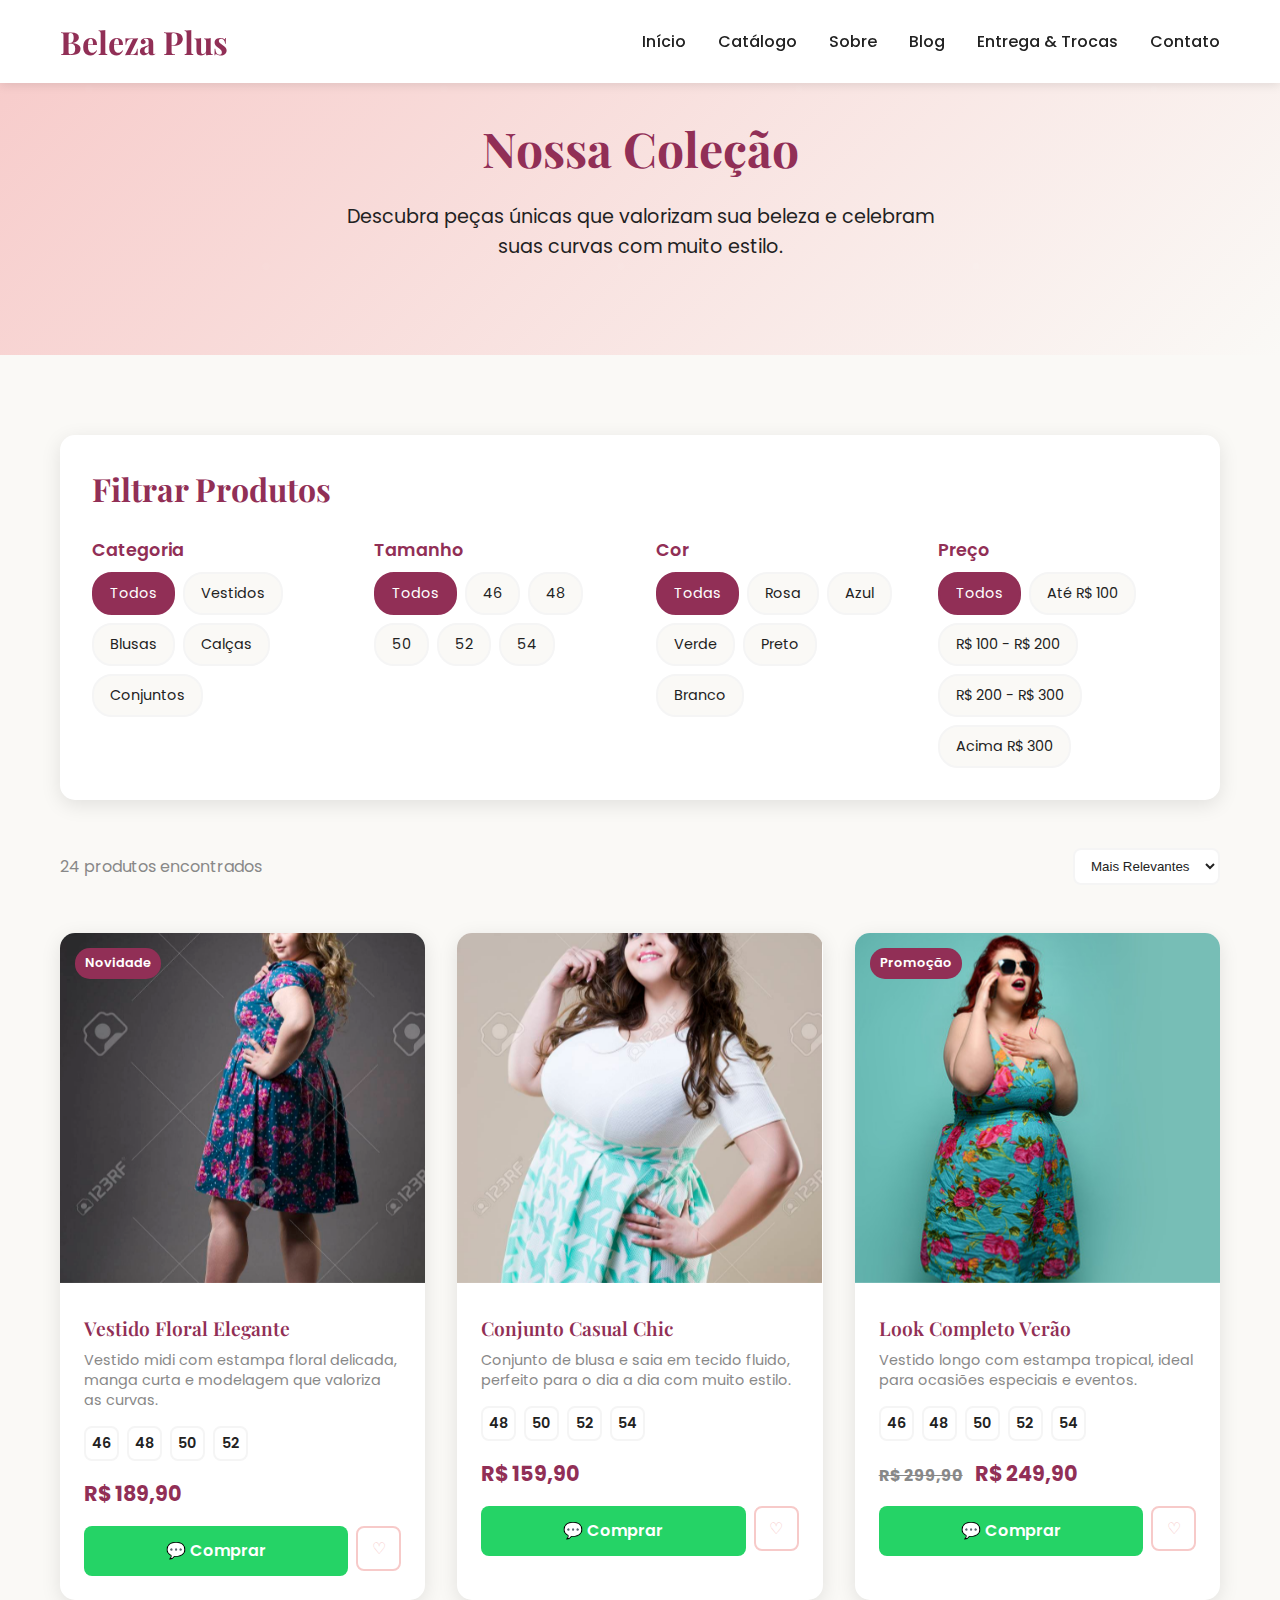
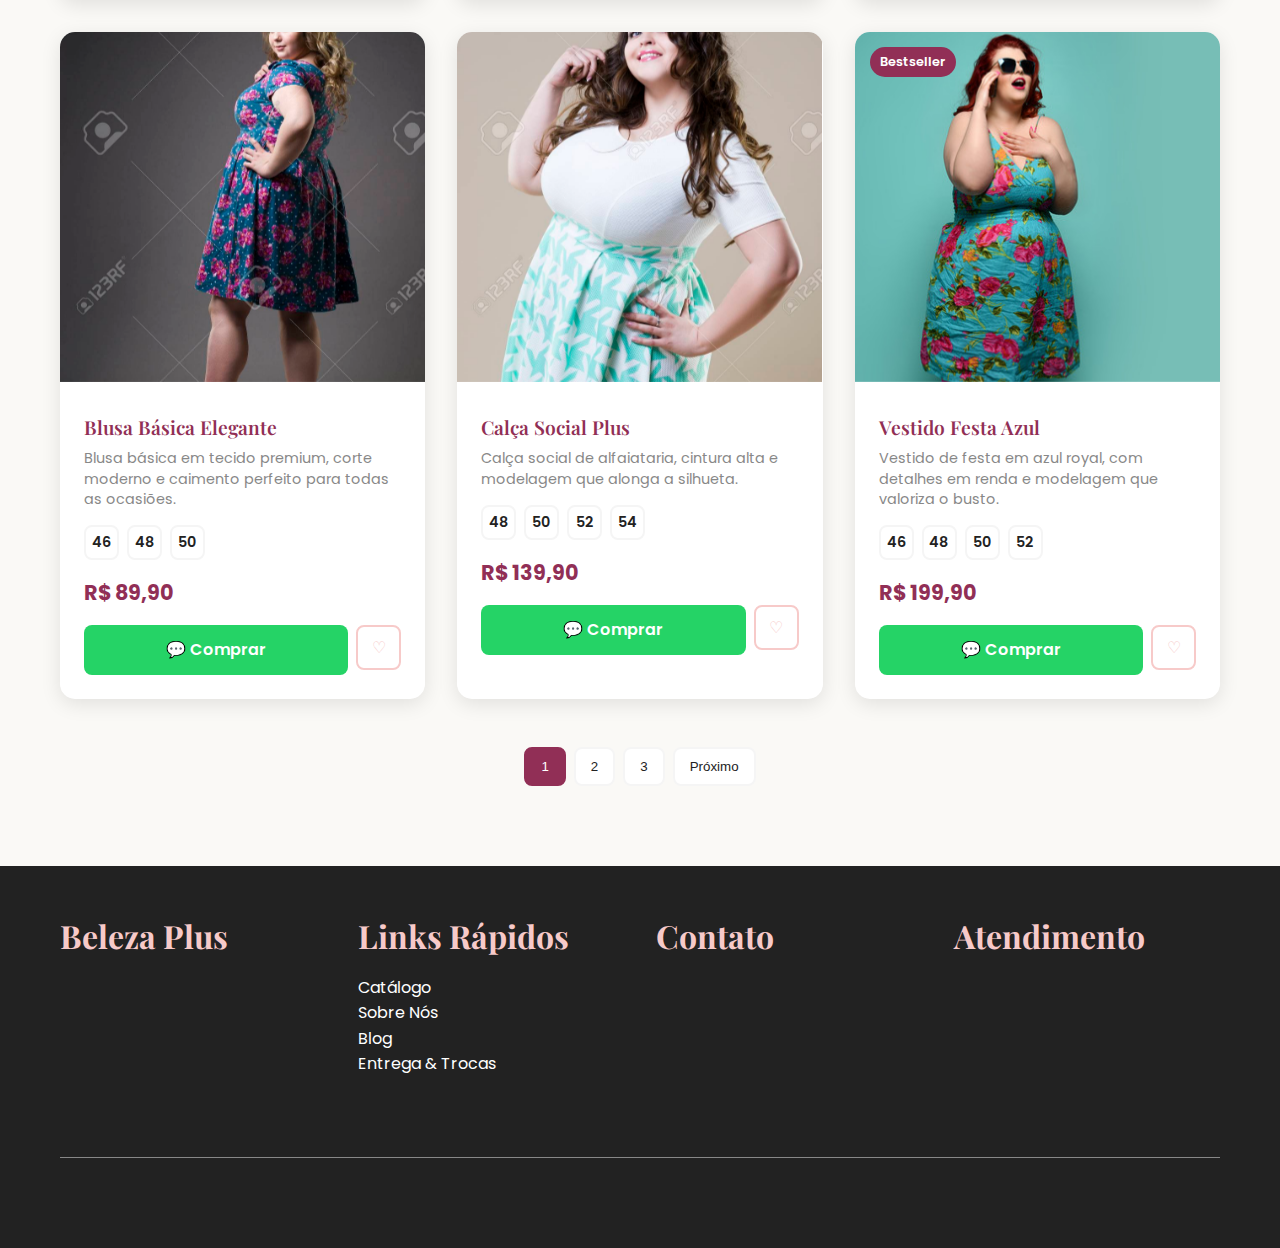
<file: pages/catalogo.html>
<!DOCTYPE html>
<html lang="pt-BR">
<head>
    <meta charset="UTF-8">
    <meta name="viewport" content="width=device-width, initial-scale=1.0">
    <title>Catálogo - Beleza Plus</title>
    <meta name="description" content="Descubra nossa coleção completa de roupas plus size femininas. Vestidos, blusas, calças e muito mais com estilo e qualidade.">
    
    <!-- Google Fonts -->
    <link rel="preconnect" href="https://fonts.googleapis.com">
    <link rel="preconnect" href="https://fonts.gstatic.com" crossorigin>
    <link href="https://fonts.googleapis.com/css2?family=Playfair+Display:wght@400;700&family=Poppins:wght@300;400;500;600;700&display=swap" rel="stylesheet">
    
    <!-- CSS -->
    <link rel="stylesheet" href="../css/style.css">
    
    <style>
        .filters-container {
            background: var(--branco);
            padding: 2rem;
            border-radius: 15px;
            box-shadow: 0 5px 20px rgba(0, 0, 0, 0.1);
            margin-bottom: 3rem;
        }
        
        .filter-group {
            margin-bottom: 1.5rem;
        }
        
        .filter-group:last-child {
            margin-bottom: 0;
        }
        
        .filter-title {
            font-weight: 600;
            color: var(--vinho-rose);
            margin-bottom: 0.5rem;
            font-size: 1.1rem;
        }
        
        .filter-options {
            display: flex;
            flex-wrap: wrap;
            gap: 0.5rem;
        }
        
        .filter-option {
            padding: 8px 16px;
            border: 2px solid var(--cinza-claro);
            border-radius: 20px;
            background: var(--off-white);
            color: var(--preto-fosco);
            cursor: pointer;
            transition: all 0.3s ease;
            font-size: 0.9rem;
        }
        
        .filter-option:hover {
            border-color: var(--rosa-quartzo);
            background: var(--rosa-quartzo);
        }
        
        .filter-option.active {
            background: var(--vinho-rose);
            border-color: var(--vinho-rose);
            color: var(--branco);
        }
        
        .products-header {
            display: flex;
            justify-content: space-between;
            align-items: center;
            margin-bottom: 2rem;
        }
        
        .products-count {
            color: var(--cinza-medio);
        }
        
        .sort-select {
            padding: 8px 12px;
            border: 2px solid var(--cinza-claro);
            border-radius: 8px;
            background: var(--branco);
            color: var(--preto-fosco);
        }
        
        .product-card-catalog {
            background: var(--branco);
            border-radius: 15px;
            overflow: hidden;
            box-shadow: 0 5px 20px rgba(0, 0, 0, 0.1);
            transition: transform 0.3s ease, box-shadow 0.3s ease;
            position: relative;
        }
        
        .product-card-catalog:hover {
            transform: translateY(-5px);
            box-shadow: 0 15px 40px rgba(0, 0, 0, 0.15);
        }
        
        .product-badge {
            position: absolute;
            top: 15px;
            left: 15px;
            background: var(--vinho-rose);
            color: var(--branco);
            padding: 5px 10px;
            border-radius: 15px;
            font-size: 0.8rem;
            font-weight: 600;
            z-index: 2;
        }
        
        .product-image-catalog {
            width: 100%;
            height: 350px;
            object-fit: cover;
            transition: transform 0.3s ease;
        }
        
        .product-card-catalog:hover .product-image-catalog {
            transform: scale(1.05);
        }
        
        .product-info-catalog {
            padding: 1.5rem;
        }
        
        .product-title-catalog {
            font-size: 1.2rem;
            margin-bottom: 0.5rem;
            color: var(--vinho-rose);
            font-weight: 600;
        }
        
        .product-description {
            color: var(--cinza-medio);
            font-size: 0.9rem;
            margin-bottom: 1rem;
            line-height: 1.4;
        }
        
        .product-sizes {
            display: flex;
            gap: 0.5rem;
            margin-bottom: 1rem;
        }
        
        .size-option {
            width: 35px;
            height: 35px;
            border: 2px solid var(--cinza-claro);
            border-radius: 8px;
            display: flex;
            align-items: center;
            justify-content: center;
            font-size: 0.9rem;
            font-weight: 600;
            cursor: pointer;
            transition: all 0.3s ease;
        }
        
        .size-option:hover {
            border-color: var(--rosa-quartzo);
            background: var(--rosa-quartzo);
        }
        
        .size-option.selected {
            background: var(--vinho-rose);
            border-color: var(--vinho-rose);
            color: var(--branco);
        }
        
        .product-price-catalog {
            font-size: 1.3rem;
            font-weight: 700;
            color: var(--vinho-rose);
            margin-bottom: 1rem;
        }
        
        .price-original {
            text-decoration: line-through;
            color: var(--cinza-medio);
            font-size: 1rem;
            margin-right: 0.5rem;
        }
        
        .product-actions {
            display: flex;
            gap: 0.5rem;
        }
        
        .btn-whatsapp {
            background: #25D366;
            color: var(--branco);
            flex: 1;
            text-align: center;
            padding: 12px;
            border-radius: 8px;
            text-decoration: none;
            font-weight: 600;
            transition: all 0.3s ease;
        }
        
        .btn-whatsapp:hover {
            background: #128C7E;
            transform: translateY(-2px);
        }
        
        .btn-favorite {
            width: 45px;
            height: 45px;
            border: 2px solid var(--rosa-quartzo);
            border-radius: 8px;
            background: var(--branco);
            color: var(--rosa-quartzo);
            display: flex;
            align-items: center;
            justify-content: center;
            cursor: pointer;
            transition: all 0.3s ease;
        }
        
        .btn-favorite:hover {
            background: var(--rosa-quartzo);
            color: var(--branco);
        }
        
        .no-products {
            text-align: center;
            padding: 3rem;
            color: var(--cinza-medio);
        }
        
        .pagination {
            display: flex;
            justify-content: center;
            gap: 0.5rem;
            margin-top: 3rem;
        }
        
        .pagination button {
            padding: 10px 15px;
            border: 2px solid var(--cinza-claro);
            background: var(--branco);
            color: var(--preto-fosco);
            border-radius: 8px;
            cursor: pointer;
            transition: all 0.3s ease;
        }
        
        .pagination button:hover {
            border-color: var(--rosa-quartzo);
            background: var(--rosa-quartzo);
        }
        
        .pagination button.active {
            background: var(--vinho-rose);
            border-color: var(--vinho-rose);
            color: var(--branco);
        }
    </style>
</head>
<body>
    <!-- Header -->
    <header class="header">
        <div class="container">
            <div class="header-content">
                <a href="../index.html" class="logo">Beleza Plus</a>
                <nav>
                    <ul class="nav-menu">
                        <li><a href="../index.html">Início</a></li>
                        <li><a href="catalogo.html">Catálogo</a></li>
                        <li><a href="sobre.html">Sobre</a></li>
                        <li><a href="blog.html">Blog</a></li>
                        <li><a href="entrega-trocas.html">Entrega & Trocas</a></li>
                        <li><a href="contato.html">Contato</a></li>
                    </ul>
                </nav>
            </div>
        </div>
    </header>

    <!-- Hero Section -->
    <section class="hero" style="padding: 120px 0 60px;">
        <div class="container">
            <div class="hero-content">
                <h1>Nossa Coleção</h1>
                <p>Descubra peças únicas que valorizam sua beleza e celebram suas curvas com muito estilo.</p>
            </div>
        </div>
    </section>

    <!-- Catálogo -->
    <section class="section">
        <div class="container">
            
            <!-- Filtros -->
            <div class="filters-container">
                <h3 style="margin-bottom: 1.5rem; color: var(--vinho-rose);">Filtrar Produtos</h3>
                
                <div style="display: grid; grid-template-columns: repeat(auto-fit, minmax(200px, 1fr)); gap: 2rem;">
                    
                    <div class="filter-group">
                        <div class="filter-title">Categoria</div>
                        <div class="filter-options">
                            <div class="filter-option active" data-filter="categoria" data-value="todos">Todos</div>
                            <div class="filter-option" data-filter="categoria" data-value="vestidos">Vestidos</div>
                            <div class="filter-option" data-filter="categoria" data-value="blusas">Blusas</div>
                            <div class="filter-option" data-filter="categoria" data-value="calcas">Calças</div>
                            <div class="filter-option" data-filter="categoria" data-value="conjuntos">Conjuntos</div>
                        </div>
                    </div>
                    
                    <div class="filter-group">
                        <div class="filter-title">Tamanho</div>
                        <div class="filter-options">
                            <div class="filter-option active" data-filter="tamanho" data-value="todos">Todos</div>
                            <div class="filter-option" data-filter="tamanho" data-value="46">46</div>
                            <div class="filter-option" data-filter="tamanho" data-value="48">48</div>
                            <div class="filter-option" data-filter="tamanho" data-value="50">50</div>
                            <div class="filter-option" data-filter="tamanho" data-value="52">52</div>
                            <div class="filter-option" data-filter="tamanho" data-value="54">54</div>
                        </div>
                    </div>
                    
                    <div class="filter-group">
                        <div class="filter-title">Cor</div>
                        <div class="filter-options">
                            <div class="filter-option active" data-filter="cor" data-value="todas">Todas</div>
                            <div class="filter-option" data-filter="cor" data-value="rosa">Rosa</div>
                            <div class="filter-option" data-filter="cor" data-value="azul">Azul</div>
                            <div class="filter-option" data-filter="cor" data-value="verde">Verde</div>
                            <div class="filter-option" data-filter="cor" data-value="preto">Preto</div>
                            <div class="filter-option" data-filter="cor" data-value="branco">Branco</div>
                        </div>
                    </div>
                    
                    <div class="filter-group">
                        <div class="filter-title">Preço</div>
                        <div class="filter-options">
                            <div class="filter-option active" data-filter="preco" data-value="todos">Todos</div>
                            <div class="filter-option" data-filter="preco" data-value="ate-100">Até R$ 100</div>
                            <div class="filter-option" data-filter="preco" data-value="100-200">R$ 100 - R$ 200</div>
                            <div class="filter-option" data-filter="preco" data-value="200-300">R$ 200 - R$ 300</div>
                            <div class="filter-option" data-filter="preco" data-value="acima-300">Acima R$ 300</div>
                        </div>
                    </div>
                </div>
            </div>
            
            <!-- Header dos Produtos -->
            <div class="products-header">
                <div class="products-count">
                    <span id="products-count">24</span> produtos encontrados
                </div>
                <select class="sort-select" id="sort-select">
                    <option value="relevancia">Mais Relevantes</option>
                    <option value="menor-preco">Menor Preço</option>
                    <option value="maior-preco">Maior Preço</option>
                    <option value="novidades">Novidades</option>
                    <option value="promocoes">Promoções</option>
                </select>
            </div>
            
            <!-- Grid de Produtos -->
            <div class="products-grid" id="products-grid">
                
                <!-- Produto 1 -->
                <div class="product-card-catalog" data-categoria="vestidos" data-tamanho="46,48,50,52" data-cor="rosa" data-preco="189">
                    <div class="product-badge">Novidade</div>
                    <img src="../images/product_1.jpg" alt="Vestido Floral Elegante" class="product-image-catalog">
                    <div class="product-info-catalog">
                        <h3 class="product-title-catalog">Vestido Floral Elegante</h3>
                        <p class="product-description">Vestido midi com estampa floral delicada, manga curta e modelagem que valoriza as curvas.</p>
                        <div class="product-sizes">
                            <div class="size-option" data-size="46">46</div>
                            <div class="size-option" data-size="48">48</div>
                            <div class="size-option" data-size="50">50</div>
                            <div class="size-option" data-size="52">52</div>
                        </div>
                        <div class="product-price-catalog">R$ 189,90</div>
                        <div class="product-actions">
                            <a href="#" class="btn-whatsapp" onclick="comprarProduto('Vestido Floral Elegante', 'R$ 189,90')">💬 Comprar</a>
                            <div class="btn-favorite">♡</div>
                        </div>
                    </div>
                </div>
                
                <!-- Produto 2 -->
                <div class="product-card-catalog" data-categoria="conjuntos" data-tamanho="48,50,52,54" data-cor="azul" data-preco="159">
                    <img src="../images/product_2.jpg" alt="Conjunto Casual Chic" class="product-image-catalog">
                    <div class="product-info-catalog">
                        <h3 class="product-title-catalog">Conjunto Casual Chic</h3>
                        <p class="product-description">Conjunto de blusa e saia em tecido fluido, perfeito para o dia a dia com muito estilo.</p>
                        <div class="product-sizes">
                            <div class="size-option" data-size="48">48</div>
                            <div class="size-option" data-size="50">50</div>
                            <div class="size-option" data-size="52">52</div>
                            <div class="size-option" data-size="54">54</div>
                        </div>
                        <div class="product-price-catalog">R$ 159,90</div>
                        <div class="product-actions">
                            <a href="#" class="btn-whatsapp" onclick="comprarProduto('Conjunto Casual Chic', 'R$ 159,90')">💬 Comprar</a>
                            <div class="btn-favorite">♡</div>
                        </div>
                    </div>
                </div>
                
                <!-- Produto 3 -->
                <div class="product-card-catalog" data-categoria="vestidos" data-tamanho="46,48,50,52,54" data-cor="verde" data-preco="249">
                    <div class="product-badge">Promoção</div>
                    <img src="../images/hero_banner_1.jpg" alt="Look Completo Verão" class="product-image-catalog">
                    <div class="product-info-catalog">
                        <h3 class="product-title-catalog">Look Completo Verão</h3>
                        <p class="product-description">Vestido longo com estampa tropical, ideal para ocasiões especiais e eventos.</p>
                        <div class="product-sizes">
                            <div class="size-option" data-size="46">46</div>
                            <div class="size-option" data-size="48">48</div>
                            <div class="size-option" data-size="50">50</div>
                            <div class="size-option" data-size="52">52</div>
                            <div class="size-option" data-size="54">54</div>
                        </div>
                        <div class="product-price-catalog">
                            <span class="price-original">R$ 299,90</span>
                            R$ 249,90
                        </div>
                        <div class="product-actions">
                            <a href="#" class="btn-whatsapp" onclick="comprarProduto('Look Completo Verão', 'R$ 249,90')">💬 Comprar</a>
                            <div class="btn-favorite">♡</div>
                        </div>
                    </div>
                </div>
                
                <!-- Produto 4 -->
                <div class="product-card-catalog" data-categoria="blusas" data-tamanho="46,48,50" data-cor="branco" data-preco="89">
                    <img src="../images/product_1.jpg" alt="Blusa Básica Elegante" class="product-image-catalog">
                    <div class="product-info-catalog">
                        <h3 class="product-title-catalog">Blusa Básica Elegante</h3>
                        <p class="product-description">Blusa básica em tecido premium, corte moderno e caimento perfeito para todas as ocasiões.</p>
                        <div class="product-sizes">
                            <div class="size-option" data-size="46">46</div>
                            <div class="size-option" data-size="48">48</div>
                            <div class="size-option" data-size="50">50</div>
                        </div>
                        <div class="product-price-catalog">R$ 89,90</div>
                        <div class="product-actions">
                            <a href="#" class="btn-whatsapp" onclick="comprarProduto('Blusa Básica Elegante', 'R$ 89,90')">💬 Comprar</a>
                            <div class="btn-favorite">♡</div>
                        </div>
                    </div>
                </div>
                
                <!-- Produto 5 -->
                <div class="product-card-catalog" data-categoria="calcas" data-tamanho="48,50,52,54" data-cor="preto" data-preco="139">
                    <img src="../images/product_2.jpg" alt="Calça Social Plus" class="product-image-catalog">
                    <div class="product-info-catalog">
                        <h3 class="product-title-catalog">Calça Social Plus</h3>
                        <p class="product-description">Calça social de alfaiataria, cintura alta e modelagem que alonga a silhueta.</p>
                        <div class="product-sizes">
                            <div class="size-option" data-size="48">48</div>
                            <div class="size-option" data-size="50">50</div>
                            <div class="size-option" data-size="52">52</div>
                            <div class="size-option" data-size="54">54</div>
                        </div>
                        <div class="product-price-catalog">R$ 139,90</div>
                        <div class="product-actions">
                            <a href="#" class="btn-whatsapp" onclick="comprarProduto('Calça Social Plus', 'R$ 139,90')">💬 Comprar</a>
                            <div class="btn-favorite">♡</div>
                        </div>
                    </div>
                </div>
                
                <!-- Produto 6 -->
                <div class="product-card-catalog" data-categoria="vestidos" data-tamanho="46,48,50,52" data-cor="azul" data-preco="199">
                    <div class="product-badge">Bestseller</div>
                    <img src="../images/hero_banner_1.jpg" alt="Vestido Festa Azul" class="product-image-catalog">
                    <div class="product-info-catalog">
                        <h3 class="product-title-catalog">Vestido Festa Azul</h3>
                        <p class="product-description">Vestido de festa em azul royal, com detalhes em renda e modelagem que valoriza o busto.</p>
                        <div class="product-sizes">
                            <div class="size-option" data-size="46">46</div>
                            <div class="size-option" data-size="48">48</div>
                            <div class="size-option" data-size="50">50</div>
                            <div class="size-option" data-size="52">52</div>
                        </div>
                        <div class="product-price-catalog">R$ 199,90</div>
                        <div class="product-actions">
                            <a href="#" class="btn-whatsapp" onclick="comprarProduto('Vestido Festa Azul', 'R$ 199,90')">💬 Comprar</a>
                            <div class="btn-favorite">♡</div>
                        </div>
                    </div>
                </div>
            </div>
            
            <!-- Paginação -->
            <div class="pagination">
                <button class="active">1</button>
                <button>2</button>
                <button>3</button>
                <button>Próximo</button>
            </div>
        </div>
    </section>

    <!-- Footer -->
    <footer class="footer">
        <div class="container">
            <div class="footer-content">
                <div class="footer-section">
                    <h3>Beleza Plus</h3>
                    <p>Moda plus size que celebra a beleza real de cada mulher. Porque você merece se sentir incrível todos os dias.</p>
                </div>
                <div class="footer-section">
                    <h3>Links Rápidos</h3>
                    <ul style="list-style: none;">
                        <li><a href="catalogo.html">Catálogo</a></li>
                        <li><a href="sobre.html">Sobre Nós</a></li>
                        <li><a href="blog.html">Blog</a></li>
                        <li><a href="entrega-trocas.html">Entrega & Trocas</a></li>
                    </ul>
                </div>
                <div class="footer-section">
                    <h3>Contato</h3>
                    <p>WhatsApp: (11) 99999-9999</p>
                    <p>Email: contato@belezaplus.com.br</p>
                    <p>Instagram: @belezaplus</p>
                </div>
                <div class="footer-section">
                    <h3>Atendimento</h3>
                    <p>Segunda a Sexta: 9h às 18h</p>
                    <p>Sábado: 9h às 14h</p>
                    <p>Domingo: Fechado</p>
                </div>
            </div>
            <div class="footer-bottom">
                <p>&copy; 2025 Beleza Plus. Todos os direitos reservados.</p>
            </div>
        </div>
    </footer>

    <!-- JavaScript -->
    <script src="../js/script.js"></script>
    <script>
        // Filtros de produtos
        let currentFilters = {
            categoria: 'todos',
            tamanho: 'todos',
            cor: 'todas',
            preco: 'todos'
        };
        
        // Função para filtrar produtos
        function filterProducts() {
            const products = document.querySelectorAll('.product-card-catalog');
            let visibleCount = 0;
            
            products.forEach(product => {
                let show = true;
                
                // Filtro por categoria
                if (currentFilters.categoria !== 'todos') {
                    if (product.dataset.categoria !== currentFilters.categoria) {
                        show = false;
                    }
                }
                
                // Filtro por tamanho
                if (currentFilters.tamanho !== 'todos') {
                    const tamanhos = product.dataset.tamanho.split(',');
                    if (!tamanhos.includes(currentFilters.tamanho)) {
                        show = false;
                    }
                }
                
                // Filtro por cor
                if (currentFilters.cor !== 'todas') {
                    if (product.dataset.cor !== currentFilters.cor) {
                        show = false;
                    }
                }
                
                // Filtro por preço
                if (currentFilters.preco !== 'todos') {
                    const preco = parseInt(product.dataset.preco);
                    switch (currentFilters.preco) {
                        case 'ate-100':
                            if (preco > 100) show = false;
                            break;
                        case '100-200':
                            if (preco < 100 || preco > 200) show = false;
                            break;
                        case '200-300':
                            if (preco < 200 || preco > 300) show = false;
                            break;
                        case 'acima-300':
                            if (preco <= 300) show = false;
                            break;
                    }
                }
                
                if (show) {
                    product.style.display = 'block';
                    visibleCount++;
                } else {
                    product.style.display = 'none';
                }
            });
            
            document.getElementById('products-count').textContent = visibleCount;
        }
        
        // Event listeners para filtros
        document.querySelectorAll('.filter-option').forEach(option => {
            option.addEventListener('click', function() {
                const filterType = this.dataset.filter;
                const filterValue = this.dataset.value;
                
                // Remove active de outros filtros do mesmo tipo
                document.querySelectorAll(`[data-filter="${filterType}"]`).forEach(opt => {
                    opt.classList.remove('active');
                });
                
                // Adiciona active ao filtro clicado
                this.classList.add('active');
                
                // Atualiza filtros
                currentFilters[filterType] = filterValue;
                
                // Aplica filtros
                filterProducts();
            });
        });
        
        // Seleção de tamanhos nos produtos
        document.querySelectorAll('.size-option').forEach(size => {
            size.addEventListener('click', function() {
                const productCard = this.closest('.product-card-catalog');
                productCard.querySelectorAll('.size-option').forEach(s => s.classList.remove('selected'));
                this.classList.add('selected');
            });
        });
        
        // Favoritos
        document.querySelectorAll('.btn-favorite').forEach(btn => {
            btn.addEventListener('click', function() {
                if (this.textContent === '♡') {
                    this.textContent = '♥';
                    this.style.color = '#e74c3c';
                } else {
                    this.textContent = '♡';
                    this.style.color = '';
                }
            });
        });
        
        // Função para comprar produto
        function comprarProduto(nome, preco) {
            const tamanhoSelecionado = document.querySelector('.size-option.selected');
            let tamanho = '';
            
            if (tamanhoSelecionado) {
                tamanho = tamanhoSelecionado.dataset.size;
            }
            
            let mensagem = `Olá! Tenho interesse no produto:
            
🛍️ ${nome}
💰 ${preco}`;
            
            if (tamanho) {
                mensagem += `
📏 Tamanho: ${tamanho}`;
            }
            
            mensagem += `

Gostaria de mais informações e finalizar a compra.`;
            
            sendWhatsApp(mensagem);
        }
        
        // Ordenação
        document.getElementById('sort-select').addEventListener('change', function() {
            const sortValue = this.value;
            const productsGrid = document.getElementById('products-grid');
            const products = Array.from(productsGrid.querySelectorAll('.product-card-catalog'));
            
            products.sort((a, b) => {
                switch (sortValue) {
                    case 'menor-preco':
                        return parseInt(a.dataset.preco) - parseInt(b.dataset.preco);
                    case 'maior-preco':
                        return parseInt(b.dataset.preco) - parseInt(a.dataset.preco);
                    case 'novidades':
                        return a.querySelector('.product-badge') ? -1 : 1;
                    default:
                        return 0;
                }
            });
            
            products.forEach(product => productsGrid.appendChild(product));
        });
    </script>
</body>
</html>
</file>
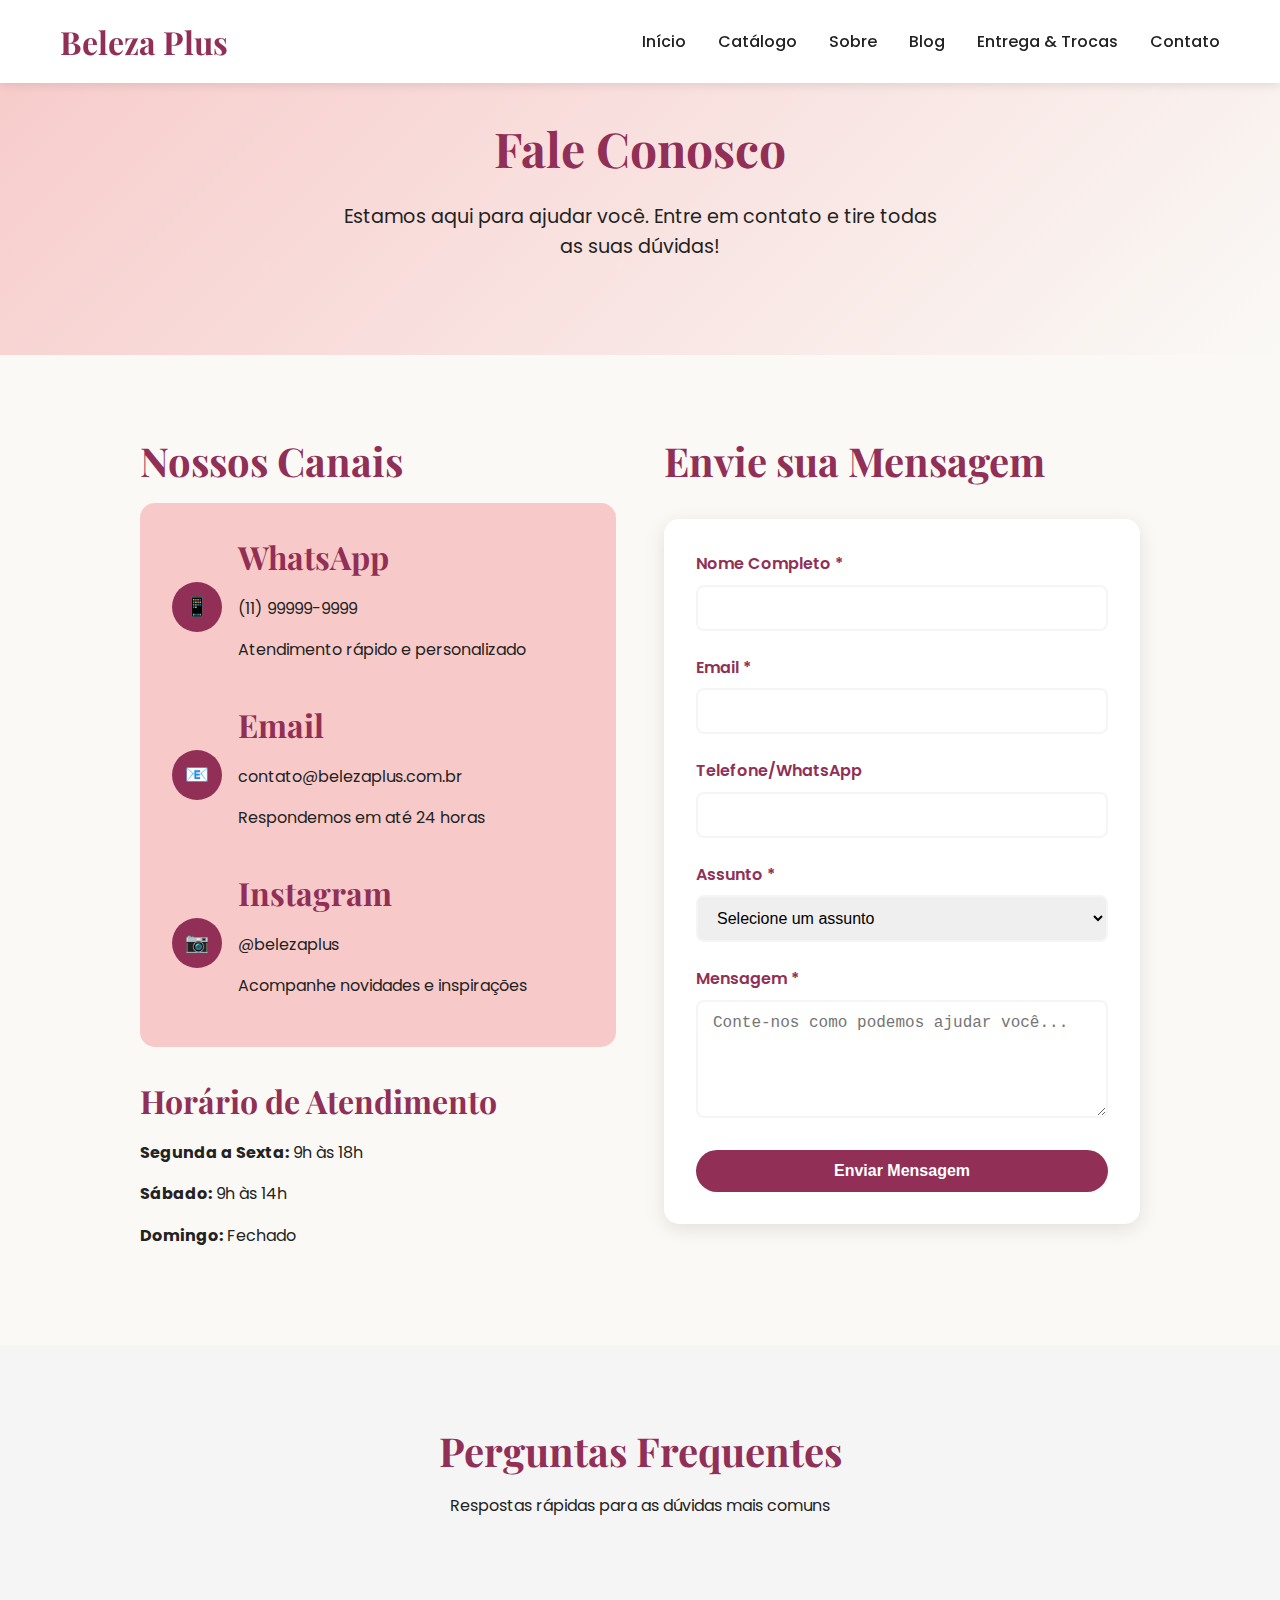
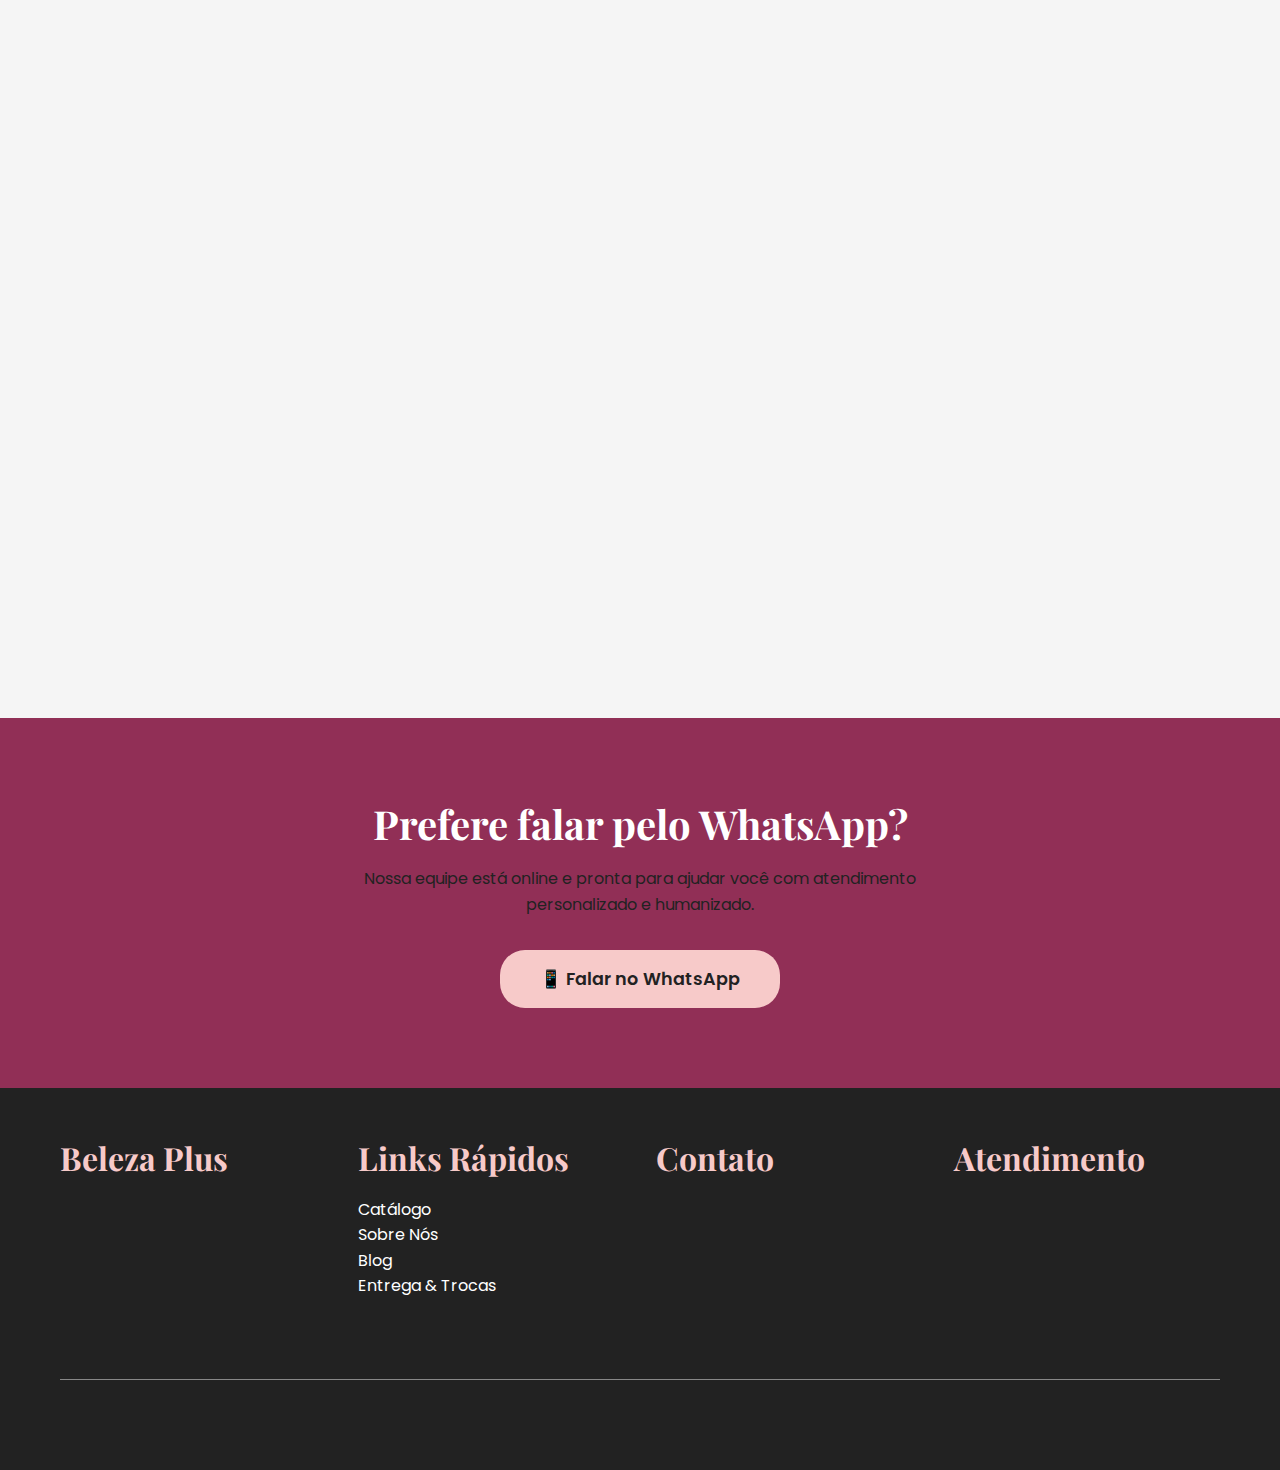
<file: pages/contato.html>
<!DOCTYPE html>
<html lang="pt-BR">
<head>
    <meta charset="UTF-8">
    <meta name="viewport" content="width=device-width, initial-scale=1.0">
    <title>Contato - Beleza Plus</title>
    <meta name="description" content="Entre em contato conosco através do WhatsApp, Instagram ou email. Estamos aqui para ajudar você!">
    
    <!-- Google Fonts -->
    <link rel="preconnect" href="https://fonts.googleapis.com">
    <link rel="preconnect" href="https://fonts.gstatic.com" crossorigin>
    <link href="https://fonts.googleapis.com/css2?family=Playfair+Display:wght@400;700&family=Poppins:wght@300;400;500;600;700&display=swap" rel="stylesheet">
    
    <!-- CSS -->
    <link rel="stylesheet" href="../css/style.css">
    
    <style>
        .contact-form {
            background: var(--branco);
            padding: 2rem;
            border-radius: 15px;
            box-shadow: 0 5px 20px rgba(0, 0, 0, 0.1);
            margin-top: 2rem;
        }
        
        .form-group {
            margin-bottom: 1.5rem;
        }
        
        .form-group label {
            display: block;
            margin-bottom: 0.5rem;
            font-weight: 600;
            color: var(--vinho-rose);
        }
        
        .form-group input,
        .form-group textarea,
        .form-group select {
            width: 100%;
            padding: 12px 15px;
            border: 2px solid var(--cinza-claro);
            border-radius: 8px;
            font-size: 1rem;
            transition: border-color 0.3s ease;
        }
        
        .form-group input:focus,
        .form-group textarea:focus,
        .form-group select:focus {
            outline: none;
            border-color: var(--rosa-quartzo);
        }
        
        .contact-info {
            background: var(--rosa-quartzo);
            padding: 2rem;
            border-radius: 15px;
            margin-bottom: 2rem;
        }
        
        .contact-item {
            display: flex;
            align-items: center;
            margin-bottom: 1.5rem;
        }
        
        .contact-item:last-child {
            margin-bottom: 0;
        }
        
        .contact-icon {
            width: 50px;
            height: 50px;
            background: var(--vinho-rose);
            border-radius: 50%;
            display: flex;
            align-items: center;
            justify-content: center;
            margin-right: 1rem;
            color: var(--branco);
            font-size: 1.2rem;
        }
    </style>
</head>
<body>
    <!-- Header -->
    <header class="header">
        <div class="container">
            <div class="header-content">
                <a href="../index.html" class="logo">Beleza Plus</a>
                <nav>
                    <ul class="nav-menu">
                        <li><a href="../index.html">Início</a></li>
                        <li><a href="catalogo.html">Catálogo</a></li>
                        <li><a href="sobre.html">Sobre</a></li>
                        <li><a href="blog.html">Blog</a></li>
                        <li><a href="entrega-trocas.html">Entrega & Trocas</a></li>
                        <li><a href="contato.html">Contato</a></li>
                    </ul>
                </nav>
            </div>
        </div>
    </header>

    <!-- Hero Section -->
    <section class="hero" style="padding: 120px 0 60px;">
        <div class="container">
            <div class="hero-content">
                <h1>Fale Conosco</h1>
                <p>Estamos aqui para ajudar você. Entre em contato e tire todas as suas dúvidas!</p>
            </div>
        </div>
    </section>

    <!-- Informações de Contato -->
    <section class="section">
        <div class="container">
            <div style="max-width: 1000px; margin: 0 auto;">
                <div style="display: grid; grid-template-columns: 1fr 1fr; gap: 3rem; align-items: start;">
                    
                    <!-- Informações de Contato -->
                    <div>
                        <h2>Nossos Canais</h2>
                        
                        <div class="contact-info">
                            <div class="contact-item">
                                <div class="contact-icon">📱</div>
                                <div>
                                    <h3>WhatsApp</h3>
                                    <p>(11) 99999-9999</p>
                                    <p>Atendimento rápido e personalizado</p>
                                </div>
                            </div>
                            
                            <div class="contact-item">
                                <div class="contact-icon">📧</div>
                                <div>
                                    <h3>Email</h3>
                                    <p>contato@belezaplus.com.br</p>
                                    <p>Respondemos em até 24 horas</p>
                                </div>
                            </div>
                            
                            <div class="contact-item">
                                <div class="contact-icon">📷</div>
                                <div>
                                    <h3>Instagram</h3>
                                    <p>@belezaplus</p>
                                    <p>Acompanhe novidades e inspirações</p>
                                </div>
                            </div>
                        </div>
                        
                        <div style="margin-top: 2rem;">
                            <h3>Horário de Atendimento</h3>
                            <p><strong>Segunda a Sexta:</strong> 9h às 18h</p>
                            <p><strong>Sábado:</strong> 9h às 14h</p>
                            <p><strong>Domingo:</strong> Fechado</p>
                        </div>
                    </div>
                    
                    <!-- Formulário de Contato -->
                    <div>
                        <h2>Envie sua Mensagem</h2>
                        
                        <form class="contact-form" id="contactForm">
                            <div class="form-group">
                                <label for="name">Nome Completo *</label>
                                <input type="text" id="name" name="name" required>
                            </div>
                            
                            <div class="form-group">
                                <label for="email">Email *</label>
                                <input type="email" id="email" name="email" required>
                            </div>
                            
                            <div class="form-group">
                                <label for="phone">Telefone/WhatsApp</label>
                                <input type="tel" id="phone" name="phone">
                            </div>
                            
                            <div class="form-group">
                                <label for="subject">Assunto *</label>
                                <select id="subject" name="subject" required>
                                    <option value="">Selecione um assunto</option>
                                    <option value="duvida-produto">Dúvida sobre produto</option>
                                    <option value="pedido">Acompanhar pedido</option>
                                    <option value="troca-devolucao">Troca ou devolução</option>
                                    <option value="tamanho">Dúvida sobre tamanho</option>
                                    <option value="sugestao">Sugestão</option>
                                    <option value="outro">Outro</option>
                                </select>
                            </div>
                            
                            <div class="form-group">
                                <label for="message">Mensagem *</label>
                                <textarea id="message" name="message" rows="5" required placeholder="Conte-nos como podemos ajudar você..."></textarea>
                            </div>
                            
                            <button type="submit" class="btn btn-primary" style="width: 100%;">Enviar Mensagem</button>
                        </form>
                    </div>
                </div>
            </div>
        </div>
    </section>

    <!-- FAQ Rápido -->
    <section class="section" style="background-color: var(--cinza-claro);">
        <div class="container">
            <div class="section-title">
                <h2>Perguntas Frequentes</h2>
                <p>Respostas rápidas para as dúvidas mais comuns</p>
            </div>
            
            <div style="max-width: 800px; margin: 0 auto;">
                <div style="display: grid; gap: 1.5rem;">
                    
                    <div class="product-card">
                        <div class="product-info">
                            <h3 class="product-title">Como escolher o tamanho ideal?</h3>
                            <p>Consulte nosso guia de tamanhos na página de cada produto. Em caso de dúvida, entre em contato conosco pelo WhatsApp para orientação personalizada.</p>
                        </div>
                    </div>
                    
                    <div class="product-card">
                        <div class="product-info">
                            <h3 class="product-title">Qual o prazo de entrega?</h3>
                            <p>O prazo varia conforme sua região, de 3 a 15 dias úteis. Oferecemos frete grátis para compras acima de R$ 199,00.</p>
                        </div>
                    </div>
                    
                    <div class="product-card">
                        <div class="product-info">
                            <h3 class="product-title">Posso trocar se não servir?</h3>
                            <p>Sim! Você tem 30 dias para trocar qualquer produto, desde que esteja em perfeito estado e com etiquetas.</p>
                        </div>
                    </div>
                    
                    <div class="product-card">
                        <div class="product-info">
                            <h3 class="product-title">Como acompanhar meu pedido?</h3>
                            <p>Após o envio, você receberá um código de rastreamento via WhatsApp e email para acompanhar sua entrega.</p>
                        </div>
                    </div>
                </div>
            </div>
        </div>
    </section>

    <!-- Chamada para WhatsApp -->
    <section class="section" style="background-color: var(--vinho-rose); color: var(--branco);">
        <div class="container">
            <div style="text-align: center; max-width: 600px; margin: 0 auto;">
                <h2 style="color: var(--branco);">Prefere falar pelo WhatsApp?</h2>
                <p>Nossa equipe está online e pronta para ajudar você com atendimento personalizado e humanizado.</p>
                
                <div style="margin-top: 2rem;">
                    <a href="https://wa.me/5511999999999?text=Olá! Gostaria de tirar uma dúvida sobre os produtos da Beleza Plus." 
                       class="btn btn-secondary" 
                       target="_blank"
                       style="font-size: 1.1rem; padding: 15px 40px;">
                       📱 Falar no WhatsApp
                    </a>
                </div>
            </div>
        </div>
    </section>

    <!-- Footer -->
    <footer class="footer">
        <div class="container">
            <div class="footer-content">
                <div class="footer-section">
                    <h3>Beleza Plus</h3>
                    <p>Moda plus size que celebra a beleza real de cada mulher. Porque você merece se sentir incrível todos os dias.</p>
                </div>
                <div class="footer-section">
                    <h3>Links Rápidos</h3>
                    <ul style="list-style: none;">
                        <li><a href="catalogo.html">Catálogo</a></li>
                        <li><a href="sobre.html">Sobre Nós</a></li>
                        <li><a href="blog.html">Blog</a></li>
                        <li><a href="entrega-trocas.html">Entrega & Trocas</a></li>
                    </ul>
                </div>
                <div class="footer-section">
                    <h3>Contato</h3>
                    <p>WhatsApp: (11) 99999-9999</p>
                    <p>Email: contato@belezaplus.com.br</p>
                    <p>Instagram: @belezaplus</p>
                </div>
                <div class="footer-section">
                    <h3>Atendimento</h3>
                    <p>Segunda a Sexta: 9h às 18h</p>
                    <p>Sábado: 9h às 14h</p>
                    <p>Domingo: Fechado</p>
                </div>
            </div>
            <div class="footer-bottom">
                <p>&copy; 2025 Beleza Plus. Todos os direitos reservados.</p>
            </div>
        </div>
    </footer>

    <!-- JavaScript -->
    <script src="../js/script.js"></script>
    <script>
        // Formulário de contato
        document.getElementById('contactForm').addEventListener('submit', function(e) {
            e.preventDefault();
            
            const name = document.getElementById('name').value;
            const email = document.getElementById('email').value;
            const phone = document.getElementById('phone').value;
            const subject = document.getElementById('subject').value;
            const message = document.getElementById('message').value;
            
            // Criar mensagem para WhatsApp
            const whatsappMessage = `Olá! Meu nome é ${name}.
            
Assunto: ${subject}
Email: ${email}
${phone ? `Telefone: ${phone}` : ''}

Mensagem: ${message}`;
            
            // Enviar via WhatsApp
            sendWhatsApp(whatsappMessage);
            
            // Mostrar mensagem de sucesso
            alert('Sua mensagem será enviada via WhatsApp. Obrigado pelo contato!');
        });
    </script>
</body>
</html>
</file>
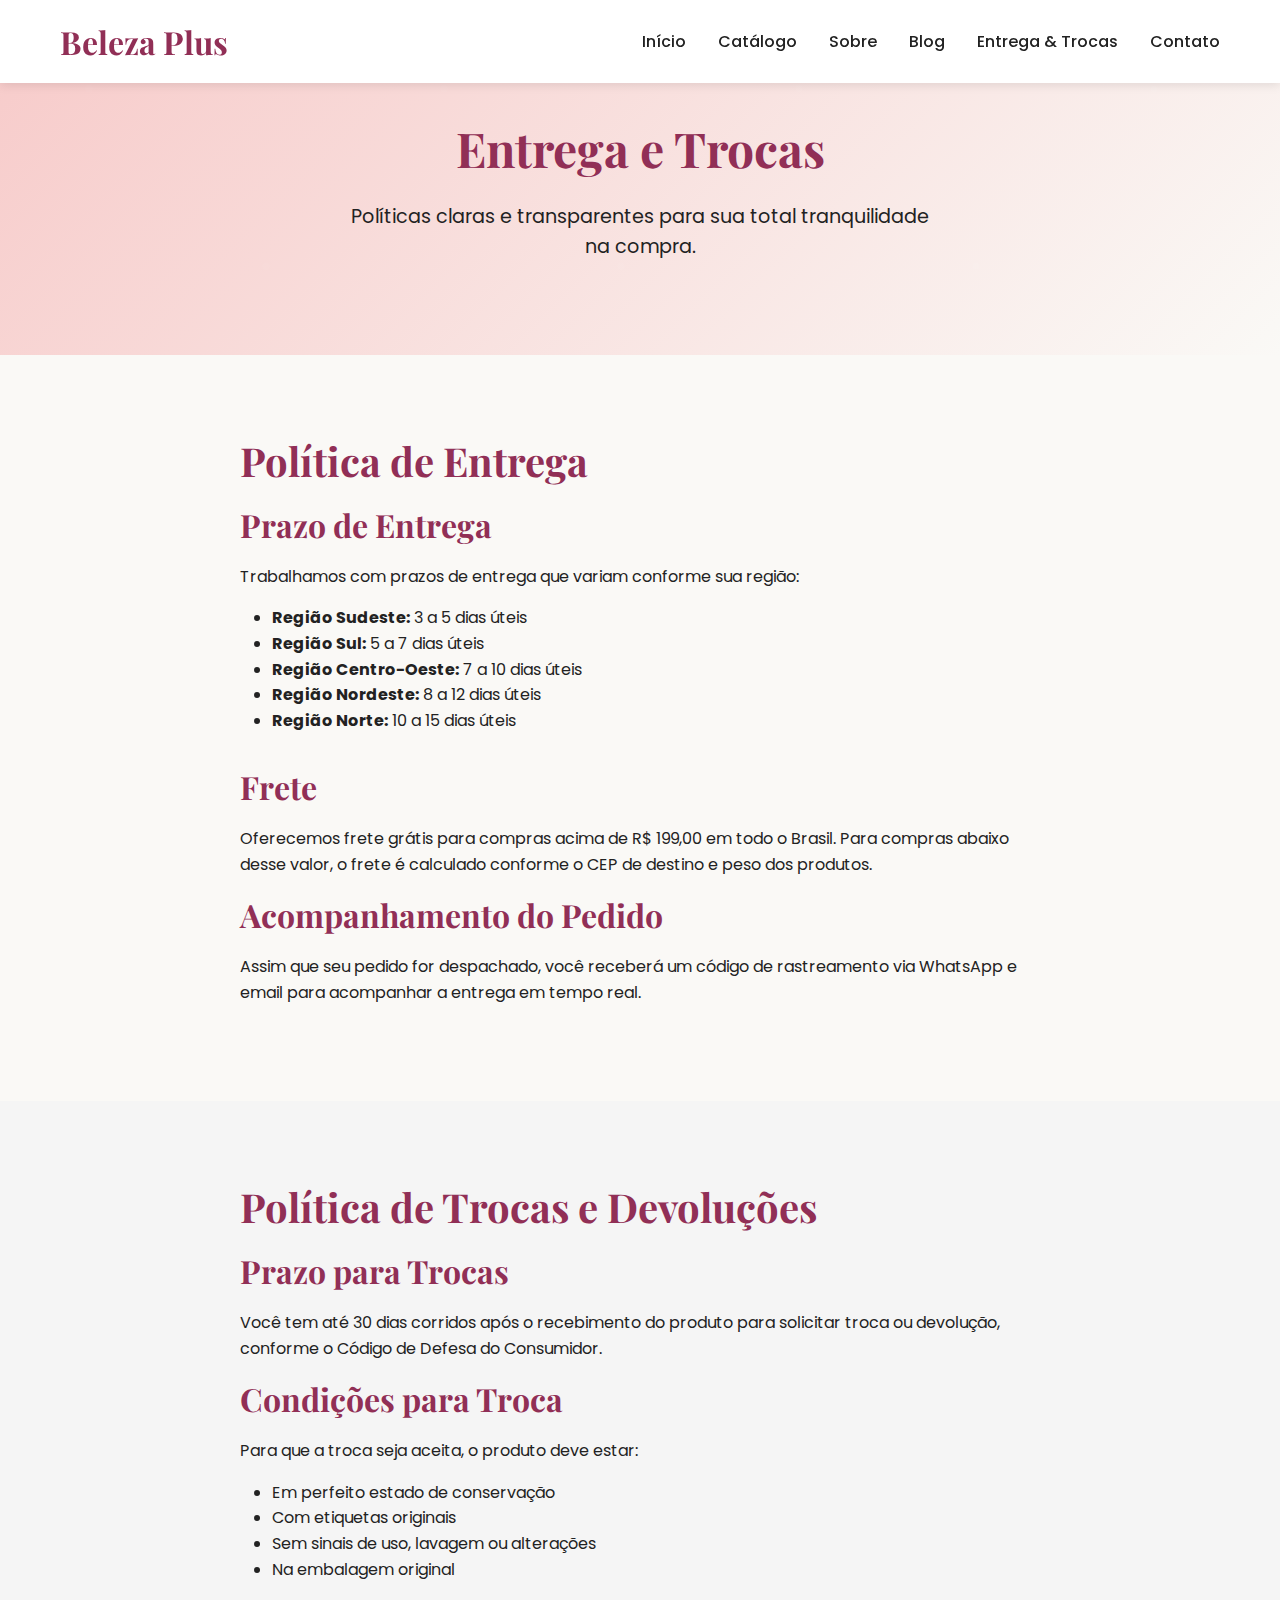
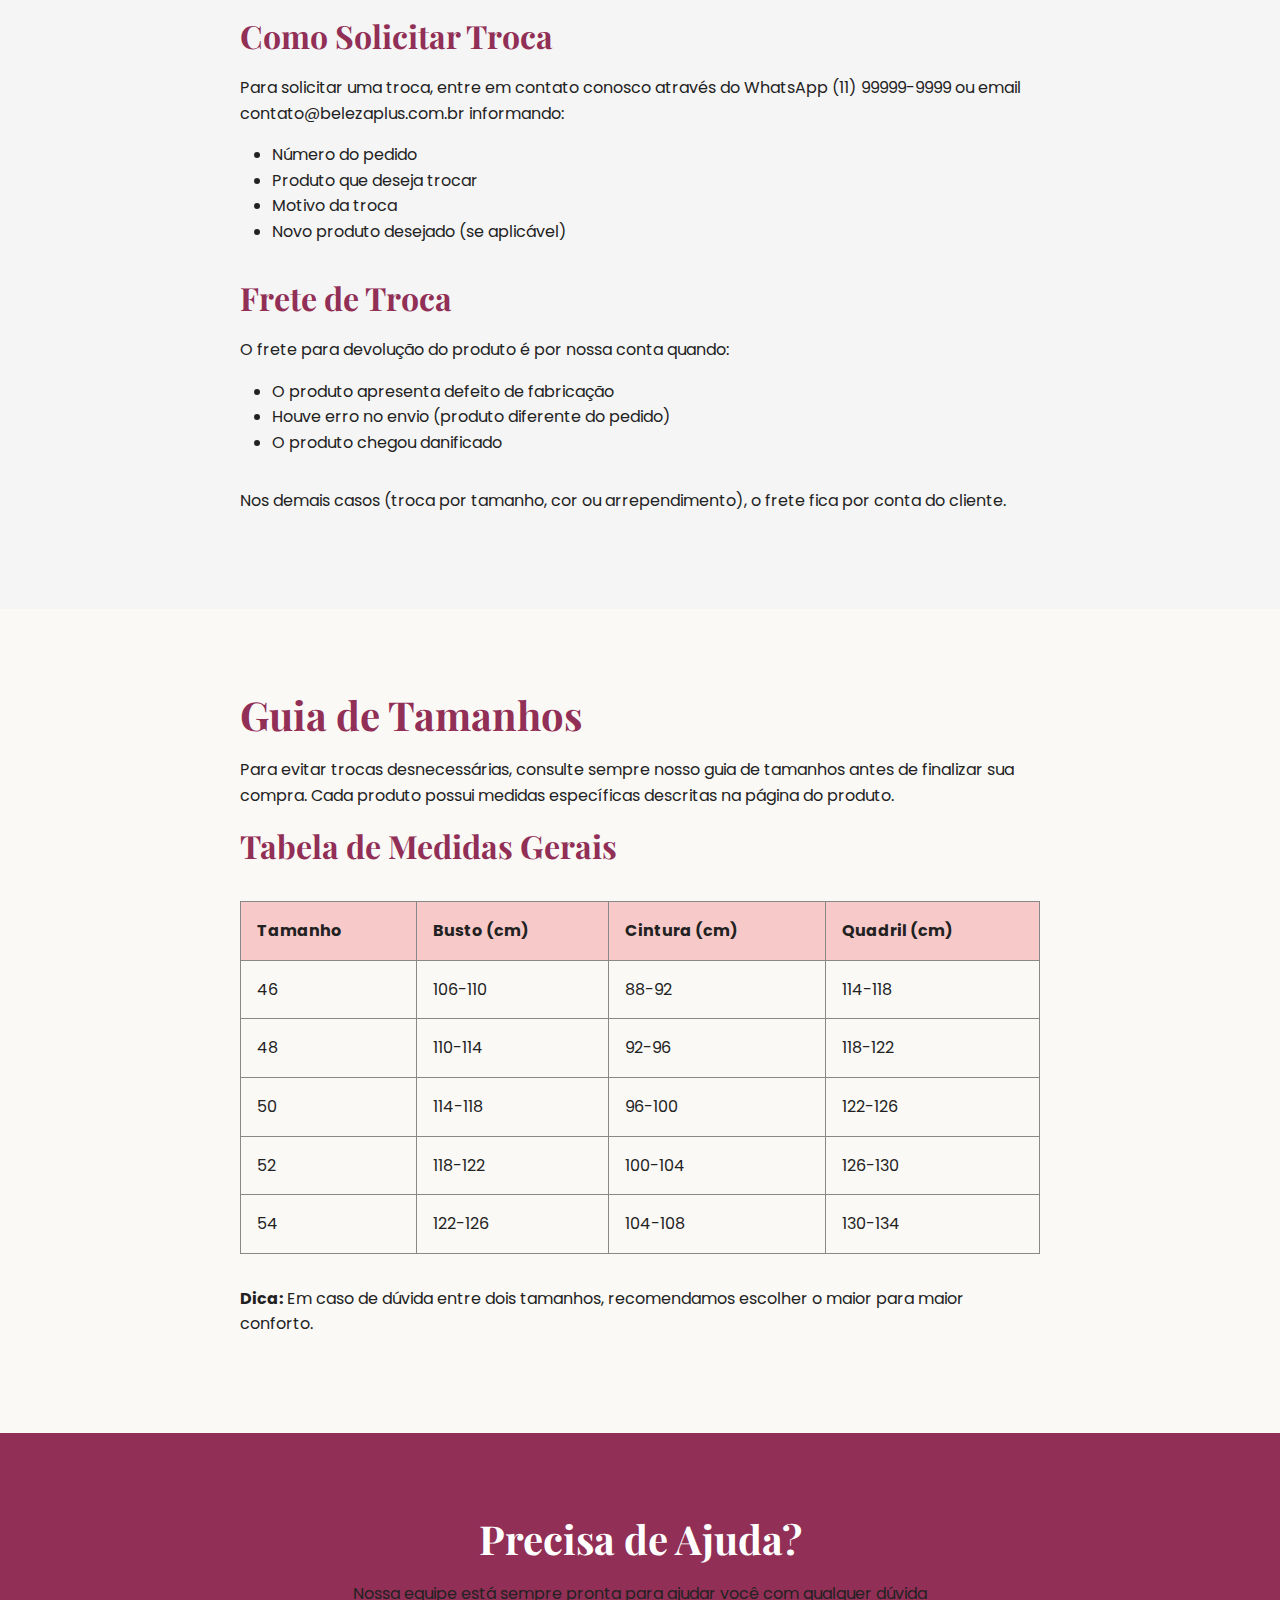
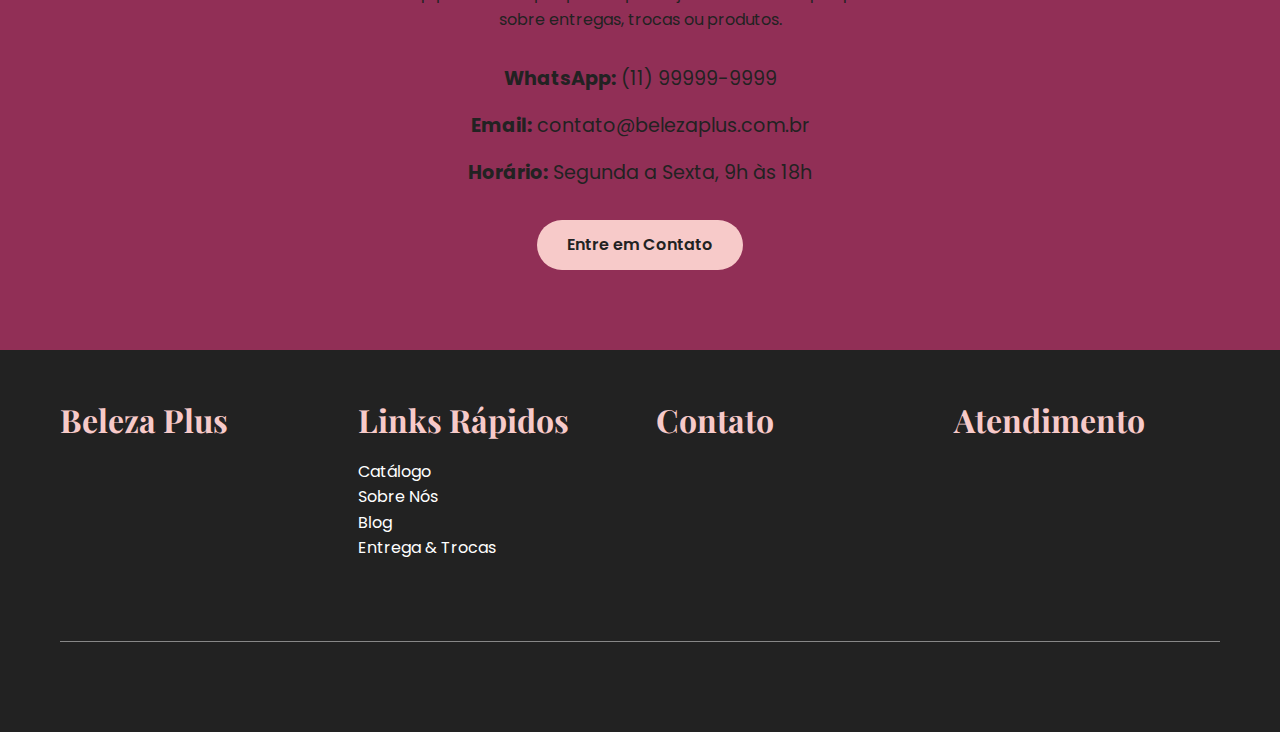
<file: pages/entrega-trocas.html>
<!DOCTYPE html>
<html lang="pt-BR">
<head>
    <meta charset="UTF-8">
    <meta name="viewport" content="width=device-width, initial-scale=1.0">
    <title>Entrega e Trocas - Beleza Plus</title>
    <meta name="description" content="Conheça nossas políticas de entrega, trocas e devoluções. Atendimento transparente e acolhedor para sua tranquilidade.">
    
    <!-- Google Fonts -->
    <link rel="preconnect" href="https://fonts.googleapis.com">
    <link rel="preconnect" href="https://fonts.gstatic.com" crossorigin>
    <link href="https://fonts.googleapis.com/css2?family=Playfair+Display:wght@400;700&family=Poppins:wght@300;400;500;600;700&display=swap" rel="stylesheet">
    
    <!-- CSS -->
    <link rel="stylesheet" href="../css/style.css">
</head>
<body>
    <!-- Header -->
    <header class="header">
        <div class="container">
            <div class="header-content">
                <a href="../index.html" class="logo">Beleza Plus</a>
                <nav>
                    <ul class="nav-menu">
                        <li><a href="../index.html">Início</a></li>
                        <li><a href="catalogo.html">Catálogo</a></li>
                        <li><a href="sobre.html">Sobre</a></li>
                        <li><a href="blog.html">Blog</a></li>
                        <li><a href="entrega-trocas.html">Entrega & Trocas</a></li>
                        <li><a href="contato.html">Contato</a></li>
                    </ul>
                </nav>
            </div>
        </div>
    </header>

    <!-- Hero Section -->
    <section class="hero" style="padding: 120px 0 60px;">
        <div class="container">
            <div class="hero-content">
                <h1>Entrega e Trocas</h1>
                <p>Políticas claras e transparentes para sua total tranquilidade na compra.</p>
            </div>
        </div>
    </section>

    <!-- Política de Entrega -->
    <section class="section">
        <div class="container">
            <div style="max-width: 800px; margin: 0 auto;">
                <h2>Política de Entrega</h2>
                
                <h3>Prazo de Entrega</h3>
                <p>Trabalhamos com prazos de entrega que variam conforme sua região:</p>
                <ul style="margin-left: 2rem; margin-bottom: 2rem;">
                    <li><strong>Região Sudeste:</strong> 3 a 5 dias úteis</li>
                    <li><strong>Região Sul:</strong> 5 a 7 dias úteis</li>
                    <li><strong>Região Centro-Oeste:</strong> 7 a 10 dias úteis</li>
                    <li><strong>Região Nordeste:</strong> 8 a 12 dias úteis</li>
                    <li><strong>Região Norte:</strong> 10 a 15 dias úteis</li>
                </ul>
                
                <h3>Frete</h3>
                <p>Oferecemos frete grátis para compras acima de R$ 199,00 em todo o Brasil. Para compras abaixo desse valor, o frete é calculado conforme o CEP de destino e peso dos produtos.</p>
                
                <h3>Acompanhamento do Pedido</h3>
                <p>Assim que seu pedido for despachado, você receberá um código de rastreamento via WhatsApp e email para acompanhar a entrega em tempo real.</p>
            </div>
        </div>
    </section>

    <!-- Política de Trocas -->
    <section class="section" style="background-color: var(--cinza-claro);">
        <div class="container">
            <div style="max-width: 800px; margin: 0 auto;">
                <h2>Política de Trocas e Devoluções</h2>
                
                <h3>Prazo para Trocas</h3>
                <p>Você tem até 30 dias corridos após o recebimento do produto para solicitar troca ou devolução, conforme o Código de Defesa do Consumidor.</p>
                
                <h3>Condições para Troca</h3>
                <p>Para que a troca seja aceita, o produto deve estar:</p>
                <ul style="margin-left: 2rem; margin-bottom: 2rem;">
                    <li>Em perfeito estado de conservação</li>
                    <li>Com etiquetas originais</li>
                    <li>Sem sinais de uso, lavagem ou alterações</li>
                    <li>Na embalagem original</li>
                </ul>
                
                <h3>Como Solicitar Troca</h3>
                <p>Para solicitar uma troca, entre em contato conosco através do WhatsApp (11) 99999-9999 ou email contato@belezaplus.com.br informando:</p>
                <ul style="margin-left: 2rem; margin-bottom: 2rem;">
                    <li>Número do pedido</li>
                    <li>Produto que deseja trocar</li>
                    <li>Motivo da troca</li>
                    <li>Novo produto desejado (se aplicável)</li>
                </ul>
                
                <h3>Frete de Troca</h3>
                <p>O frete para devolução do produto é por nossa conta quando:</p>
                <ul style="margin-left: 2rem; margin-bottom: 2rem;">
                    <li>O produto apresenta defeito de fabricação</li>
                    <li>Houve erro no envio (produto diferente do pedido)</li>
                    <li>O produto chegou danificado</li>
                </ul>
                <p>Nos demais casos (troca por tamanho, cor ou arrependimento), o frete fica por conta do cliente.</p>
            </div>
        </div>
    </section>

    <!-- Guia de Tamanhos -->
    <section class="section">
        <div class="container">
            <div style="max-width: 800px; margin: 0 auto;">
                <h2>Guia de Tamanhos</h2>
                <p>Para evitar trocas desnecessárias, consulte sempre nosso guia de tamanhos antes de finalizar sua compra. Cada produto possui medidas específicas descritas na página do produto.</p>
                
                <h3>Tabela de Medidas Gerais</h3>
                <div style="overflow-x: auto; margin: 2rem 0;">
                    <table style="width: 100%; border-collapse: collapse; border: 1px solid var(--cinza-medio);">
                        <thead>
                            <tr style="background-color: var(--rosa-quartzo);">
                                <th style="padding: 1rem; border: 1px solid var(--cinza-medio); text-align: left;">Tamanho</th>
                                <th style="padding: 1rem; border: 1px solid var(--cinza-medio); text-align: left;">Busto (cm)</th>
                                <th style="padding: 1rem; border: 1px solid var(--cinza-medio); text-align: left;">Cintura (cm)</th>
                                <th style="padding: 1rem; border: 1px solid var(--cinza-medio); text-align: left;">Quadril (cm)</th>
                            </tr>
                        </thead>
                        <tbody>
                            <tr>
                                <td style="padding: 1rem; border: 1px solid var(--cinza-medio);">46</td>
                                <td style="padding: 1rem; border: 1px solid var(--cinza-medio);">106-110</td>
                                <td style="padding: 1rem; border: 1px solid var(--cinza-medio);">88-92</td>
                                <td style="padding: 1rem; border: 1px solid var(--cinza-medio);">114-118</td>
                            </tr>
                            <tr style="background-color: var(--off-white);">
                                <td style="padding: 1rem; border: 1px solid var(--cinza-medio);">48</td>
                                <td style="padding: 1rem; border: 1px solid var(--cinza-medio);">110-114</td>
                                <td style="padding: 1rem; border: 1px solid var(--cinza-medio);">92-96</td>
                                <td style="padding: 1rem; border: 1px solid var(--cinza-medio);">118-122</td>
                            </tr>
                            <tr>
                                <td style="padding: 1rem; border: 1px solid var(--cinza-medio);">50</td>
                                <td style="padding: 1rem; border: 1px solid var(--cinza-medio);">114-118</td>
                                <td style="padding: 1rem; border: 1px solid var(--cinza-medio);">96-100</td>
                                <td style="padding: 1rem; border: 1px solid var(--cinza-medio);">122-126</td>
                            </tr>
                            <tr style="background-color: var(--off-white);">
                                <td style="padding: 1rem; border: 1px solid var(--cinza-medio);">52</td>
                                <td style="padding: 1rem; border: 1px solid var(--cinza-medio);">118-122</td>
                                <td style="padding: 1rem; border: 1px solid var(--cinza-medio);">100-104</td>
                                <td style="padding: 1rem; border: 1px solid var(--cinza-medio);">126-130</td>
                            </tr>
                            <tr>
                                <td style="padding: 1rem; border: 1px solid var(--cinza-medio);">54</td>
                                <td style="padding: 1rem; border: 1px solid var(--cinza-medio);">122-126</td>
                                <td style="padding: 1rem; border: 1px solid var(--cinza-medio);">104-108</td>
                                <td style="padding: 1rem; border: 1px solid var(--cinza-medio);">130-134</td>
                            </tr>
                        </tbody>
                    </table>
                </div>
                
                <p><strong>Dica:</strong> Em caso de dúvida entre dois tamanhos, recomendamos escolher o maior para maior conforto.</p>
            </div>
        </div>
    </section>

    <!-- Atendimento -->
    <section class="section" style="background-color: var(--vinho-rose); color: var(--branco);">
        <div class="container">
            <div style="text-align: center; max-width: 600px; margin: 0 auto;">
                <h2 style="color: var(--branco);">Precisa de Ajuda?</h2>
                <p>Nossa equipe está sempre pronta para ajudar você com qualquer dúvida sobre entregas, trocas ou produtos.</p>
                
                <div style="margin-top: 2rem;">
                    <p style="font-size: 1.2rem; margin-bottom: 1rem;"><strong>WhatsApp:</strong> (11) 99999-9999</p>
                    <p style="font-size: 1.2rem; margin-bottom: 1rem;"><strong>Email:</strong> contato@belezaplus.com.br</p>
                    <p style="font-size: 1.2rem; margin-bottom: 2rem;"><strong>Horário:</strong> Segunda a Sexta, 9h às 18h</p>
                </div>
                
                <a href="contato.html" class="btn btn-secondary">Entre em Contato</a>
            </div>
        </div>
    </section>

    <!-- Footer -->
    <footer class="footer">
        <div class="container">
            <div class="footer-content">
                <div class="footer-section">
                    <h3>Beleza Plus</h3>
                    <p>Moda plus size que celebra a beleza real de cada mulher. Porque você merece se sentir incrível todos os dias.</p>
                </div>
                <div class="footer-section">
                    <h3>Links Rápidos</h3>
                    <ul style="list-style: none;">
                        <li><a href="catalogo.html">Catálogo</a></li>
                        <li><a href="sobre.html">Sobre Nós</a></li>
                        <li><a href="blog.html">Blog</a></li>
                        <li><a href="entrega-trocas.html">Entrega & Trocas</a></li>
                    </ul>
                </div>
                <div class="footer-section">
                    <h3>Contato</h3>
                    <p>WhatsApp: (11) 99999-9999</p>
                    <p>Email: contato@belezaplus.com.br</p>
                    <p>Instagram: @belezaplus</p>
                </div>
                <div class="footer-section">
                    <h3>Atendimento</h3>
                    <p>Segunda a Sexta: 9h às 18h</p>
                    <p>Sábado: 9h às 14h</p>
                    <p>Domingo: Fechado</p>
                </div>
            </div>
            <div class="footer-bottom">
                <p>&copy; 2025 Beleza Plus. Todos os direitos reservados.</p>
            </div>
        </div>
    </footer>

    <!-- JavaScript -->
    <script src="../js/script.js"></script>
</body>
</html>
</file>
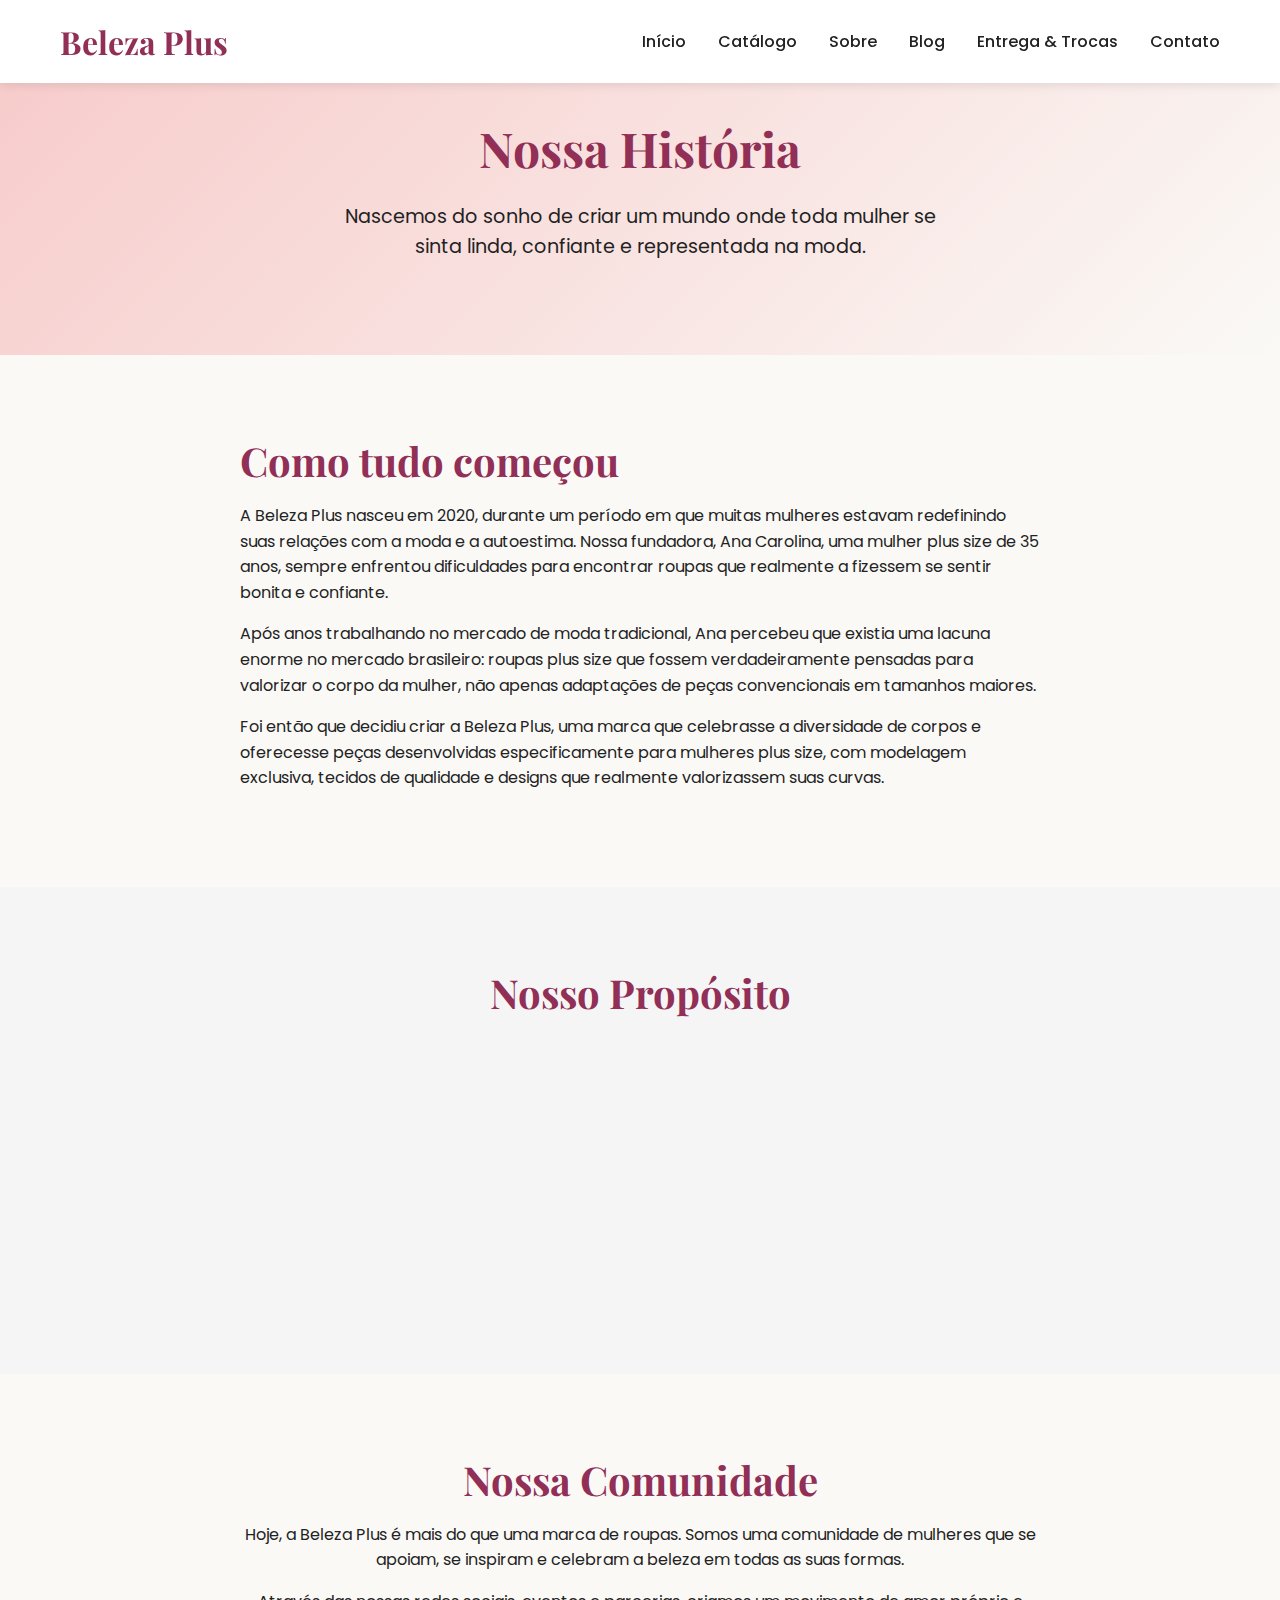
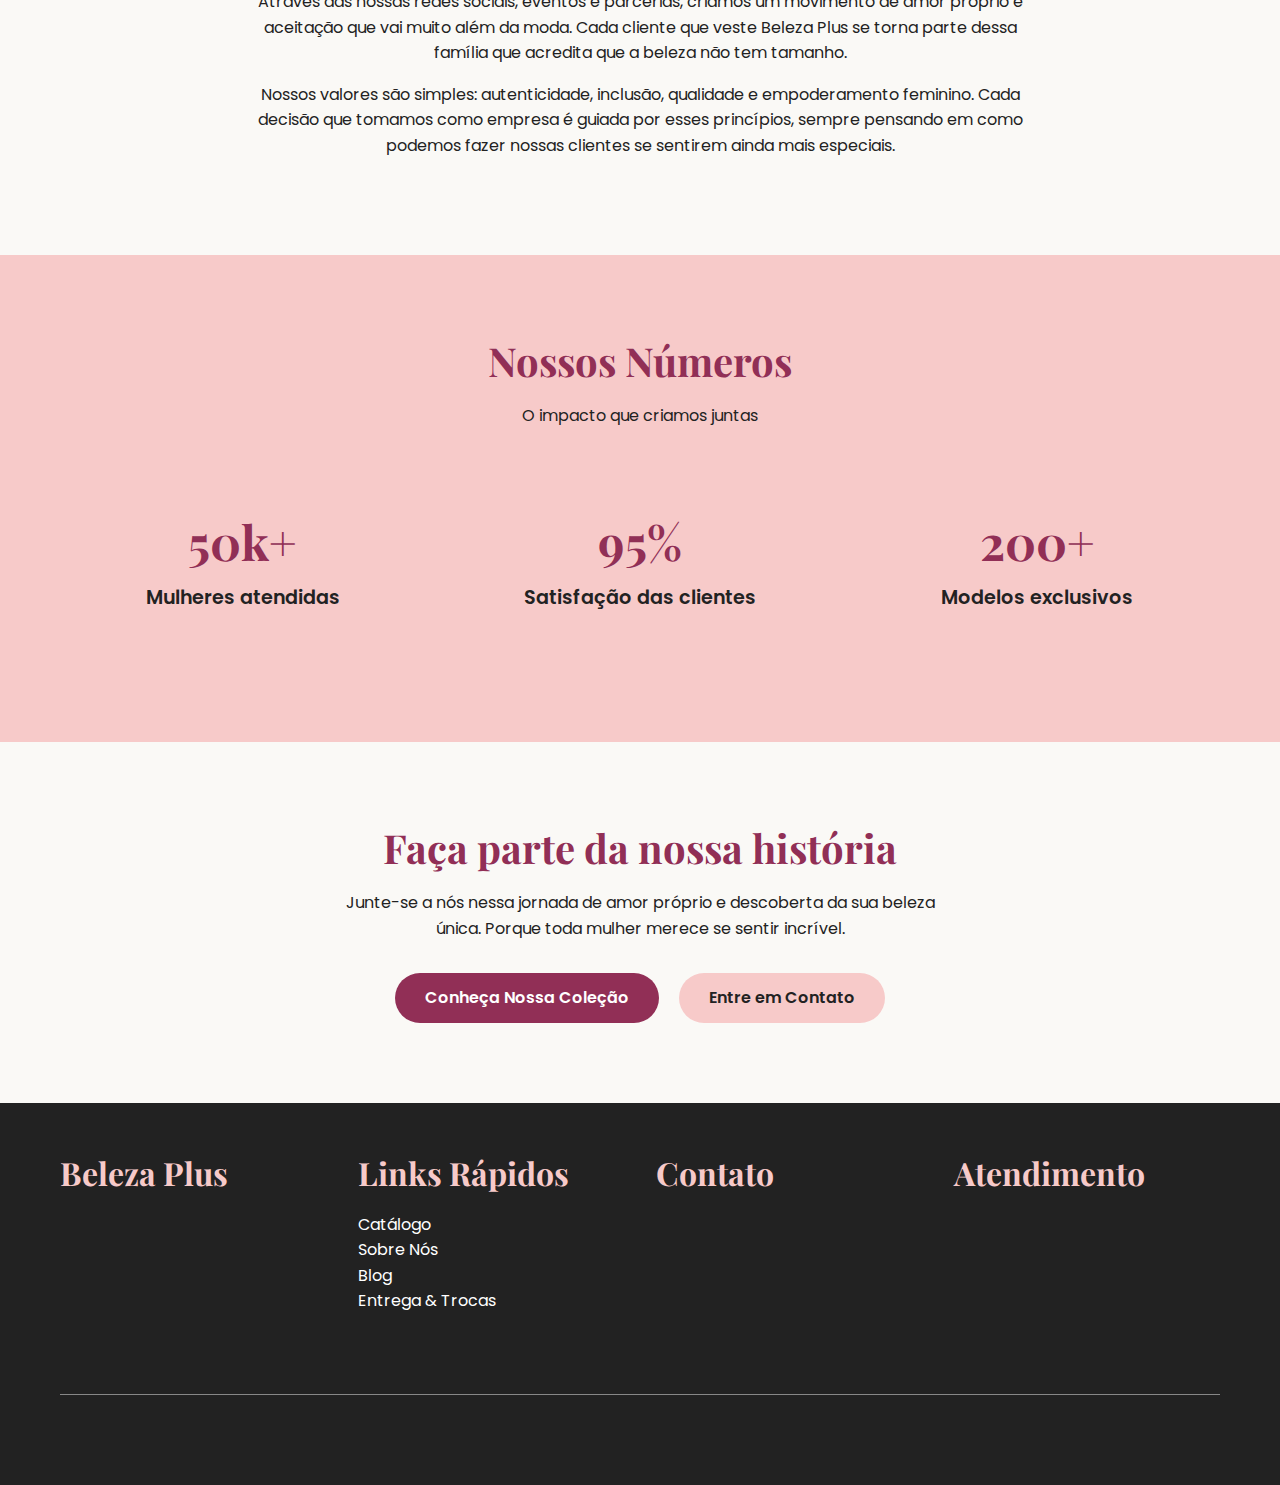
<file: pages/sobre.html>
<!DOCTYPE html>
<html lang="pt-BR">
<head>
    <meta charset="UTF-8">
    <meta name="viewport" content="width=device-width, initial-scale=1.0">
    <title>Sobre Nós - Beleza Plus</title>
    <meta name="description" content="Conheça a história da Beleza Plus e nosso propósito de celebrar a beleza real de cada mulher plus size.">
    
    <!-- Google Fonts -->
    <link rel="preconnect" href="https://fonts.googleapis.com">
    <link rel="preconnect" href="https://fonts.gstatic.com" crossorigin>
    <link href="https://fonts.googleapis.com/css2?family=Playfair+Display:wght@400;700&family=Poppins:wght@300;400;500;600;700&display=swap" rel="stylesheet">
    
    <!-- CSS -->
    <link rel="stylesheet" href="../css/style.css">
</head>
<body>
    <!-- Header -->
    <header class="header">
        <div class="container">
            <div class="header-content">
                <a href="../index.html" class="logo">Beleza Plus</a>
                <nav>
                    <ul class="nav-menu">
                        <li><a href="../index.html">Início</a></li>
                        <li><a href="catalogo.html">Catálogo</a></li>
                        <li><a href="sobre.html">Sobre</a></li>
                        <li><a href="blog.html">Blog</a></li>
                        <li><a href="entrega-trocas.html">Entrega & Trocas</a></li>
                        <li><a href="contato.html">Contato</a></li>
                    </ul>
                </nav>
            </div>
        </div>
    </header>

    <!-- Hero Section -->
    <section class="hero" style="padding: 120px 0 60px;">
        <div class="container">
            <div class="hero-content">
                <h1>Nossa História</h1>
                <p>Nascemos do sonho de criar um mundo onde toda mulher se sinta linda, confiante e representada na moda.</p>
            </div>
        </div>
    </section>

    <!-- Nossa História -->
    <section class="section">
        <div class="container">
            <div style="max-width: 800px; margin: 0 auto;">
                <h2>Como tudo começou</h2>
                <p>A Beleza Plus nasceu em 2020, durante um período em que muitas mulheres estavam redefinindo suas relações com a moda e a autoestima. Nossa fundadora, Ana Carolina, uma mulher plus size de 35 anos, sempre enfrentou dificuldades para encontrar roupas que realmente a fizessem se sentir bonita e confiante.</p>
                
                <p>Após anos trabalhando no mercado de moda tradicional, Ana percebeu que existia uma lacuna enorme no mercado brasileiro: roupas plus size que fossem verdadeiramente pensadas para valorizar o corpo da mulher, não apenas adaptações de peças convencionais em tamanhos maiores.</p>
                
                <p>Foi então que decidiu criar a Beleza Plus, uma marca que celebrasse a diversidade de corpos e oferecesse peças desenvolvidas especificamente para mulheres plus size, com modelagem exclusiva, tecidos de qualidade e designs que realmente valorizassem suas curvas.</p>
            </div>
        </div>
    </section>

    <!-- Nosso Propósito -->
    <section class="section" style="background-color: var(--cinza-claro);">
        <div class="container">
            <div class="section-title">
                <h2>Nosso Propósito</h2>
            </div>
            <div class="products-grid">
                <div class="product-card">
                    <div class="product-info">
                        <h3 class="product-title">Representatividade</h3>
                        <p>Acreditamos que toda mulher merece se ver representada na moda. Por isso, nossas campanhas e produtos são pensados para mulheres reais, com corpos reais.</p>
                    </div>
                </div>
                <div class="product-card">
                    <div class="product-info">
                        <h3 class="product-title">Autoestima</h3>
                        <p>Cada peça é desenvolvida para fazer você se sentir poderosa, confiante e linda. Porque a moda deve ser uma ferramenta de empoderamento.</p>
                    </div>
                </div>
                <div class="product-card">
                    <div class="product-info">
                        <h3 class="product-title">Inclusão</h3>
                        <p>Trabalhamos para criar um espaço onde todas as mulheres se sintam acolhidas, respeitadas e celebradas, independentemente do seu tamanho.</p>
                    </div>
                </div>
            </div>
        </div>
    </section>

    <!-- Nossa Comunidade -->
    <section class="section">
        <div class="container">
            <div style="max-width: 800px; margin: 0 auto; text-align: center;">
                <h2>Nossa Comunidade</h2>
                <p>Hoje, a Beleza Plus é mais do que uma marca de roupas. Somos uma comunidade de mulheres que se apoiam, se inspiram e celebram a beleza em todas as suas formas.</p>
                
                <p>Através das nossas redes sociais, eventos e parcerias, criamos um movimento de amor próprio e aceitação que vai muito além da moda. Cada cliente que veste Beleza Plus se torna parte dessa família que acredita que a beleza não tem tamanho.</p>
                
                <p>Nossos valores são simples: autenticidade, inclusão, qualidade e empoderamento feminino. Cada decisão que tomamos como empresa é guiada por esses princípios, sempre pensando em como podemos fazer nossas clientes se sentirem ainda mais especiais.</p>
            </div>
        </div>
    </section>

    <!-- Nossos Números -->
    <section class="section" style="background-color: var(--rosa-quartzo); color: var(--preto-fosco);">
        <div class="container">
            <div class="section-title">
                <h2 style="color: var(--vinho-rose);">Nossos Números</h2>
                <p>O impacto que criamos juntas</p>
            </div>
            <div class="products-grid">
                <div style="text-align: center; padding: 2rem;">
                    <h3 style="font-size: 3rem; color: var(--vinho-rose); margin-bottom: 0.5rem;">50k+</h3>
                    <p style="font-size: 1.2rem; font-weight: 600;">Mulheres atendidas</p>
                </div>
                <div style="text-align: center; padding: 2rem;">
                    <h3 style="font-size: 3rem; color: var(--vinho-rose); margin-bottom: 0.5rem;">95%</h3>
                    <p style="font-size: 1.2rem; font-weight: 600;">Satisfação das clientes</p>
                </div>
                <div style="text-align: center; padding: 2rem;">
                    <h3 style="font-size: 3rem; color: var(--vinho-rose); margin-bottom: 0.5rem;">200+</h3>
                    <p style="font-size: 1.2rem; font-weight: 600;">Modelos exclusivos</p>
                </div>
            </div>
        </div>
    </section>

    <!-- Chamada para Ação -->
    <section class="section">
        <div class="container">
            <div style="text-align: center; max-width: 600px; margin: 0 auto;">
                <h2>Faça parte da nossa história</h2>
                <p>Junte-se a nós nessa jornada de amor próprio e descoberta da sua beleza única. Porque toda mulher merece se sentir incrível.</p>
                <div style="margin-top: 2rem;">
                    <a href="catalogo.html" class="btn btn-primary" style="margin-right: 1rem;">Conheça Nossa Coleção</a>
                    <a href="contato.html" class="btn btn-secondary">Entre em Contato</a>
                </div>
            </div>
        </div>
    </section>

    <!-- Footer -->
    <footer class="footer">
        <div class="container">
            <div class="footer-content">
                <div class="footer-section">
                    <h3>Beleza Plus</h3>
                    <p>Moda plus size que celebra a beleza real de cada mulher. Porque você merece se sentir incrível todos os dias.</p>
                </div>
                <div class="footer-section">
                    <h3>Links Rápidos</h3>
                    <ul style="list-style: none;">
                        <li><a href="catalogo.html">Catálogo</a></li>
                        <li><a href="sobre.html">Sobre Nós</a></li>
                        <li><a href="blog.html">Blog</a></li>
                        <li><a href="entrega-trocas.html">Entrega & Trocas</a></li>
                    </ul>
                </div>
                <div class="footer-section">
                    <h3>Contato</h3>
                    <p>WhatsApp: (11) 99999-9999</p>
                    <p>Email: contato@belezaplus.com.br</p>
                    <p>Instagram: @belezaplus</p>
                </div>
                <div class="footer-section">
                    <h3>Atendimento</h3>
                    <p>Segunda a Sexta: 9h às 18h</p>
                    <p>Sábado: 9h às 14h</p>
                    <p>Domingo: Fechado</p>
                </div>
            </div>
            <div class="footer-bottom">
                <p>&copy; 2025 Beleza Plus. Todos os direitos reservados.</p>
            </div>
        </div>
    </footer>

    <!-- JavaScript -->
    <script src="../js/script.js"></script>
</body>
</html>
</file>
<file: css/style.css>
/* Reset e configurações globais */
* {
    margin: 0;
    padding: 0;
    box-sizing: border-box;
}

/* Variáveis CSS para a paleta de cores */
:root {
    --rosa-quartzo: #F7CAC9;
    --vinho-rose: #912F56;
    --off-white: #FAF9F6;
    --preto-fosco: #222222;
    --branco: #ffffff;
    --cinza-claro: #f5f5f5;
    --cinza-medio: #888888;
}

/* Tipografia */
body {
    font-family: 'Poppins', sans-serif;
    line-height: 1.6;
    color: var(--preto-fosco);
    background-color: var(--off-white);
}

h1, h2, h3, h4, h5, h6 {
    font-family: 'Playfair Display', serif;
    font-weight: 700;
    color: var(--vinho-rose);
    margin-bottom: 1rem;
}

h1 {
    font-size: 3rem;
    line-height: 1.2;
}

h2 {
    font-size: 2.5rem;
    line-height: 1.3;
}

h3 {
    font-size: 2rem;
    line-height: 1.4;
}

p {
    margin-bottom: 1rem;
    font-size: 1rem;
    color: var(--preto-fosco);
}

/* Container principal */
.container {
    max-width: 1200px;
    margin: 0 auto;
    padding: 0 20px;
}

/* Header */
.header {
    background-color: var(--branco);
    box-shadow: 0 2px 10px rgba(0, 0, 0, 0.1);
    position: fixed;
    top: 0;
    left: 0;
    right: 0;
    z-index: 1000;
    transition: all 0.3s ease;
}

.header-content {
    display: flex;
    justify-content: space-between;
    align-items: center;
    padding: 1rem 0;
}

.logo {
    font-family: 'Playfair Display', serif;
    font-size: 2rem;
    font-weight: 700;
    color: var(--vinho-rose);
    text-decoration: none;
    transition: color 0.3s ease;
}

.logo:hover {
    color: var(--rosa-quartzo);
}

.nav-menu {
    display: flex;
    list-style: none;
    gap: 2rem;
}

.nav-menu a {
    text-decoration: none;
    color: var(--preto-fosco);
    font-weight: 500;
    transition: color 0.3s ease;
    position: relative;
}

.nav-menu a:hover {
    color: var(--vinho-rose);
}

.nav-menu a::after {
    content: '';
    position: absolute;
    bottom: -5px;
    left: 0;
    width: 0;
    height: 2px;
    background-color: var(--rosa-quartzo);
    transition: width 0.3s ease;
}

.nav-menu a:hover::after {
    width: 100%;
}

/* Botões */
.btn {
    display: inline-block;
    padding: 12px 30px;
    border: none;
    border-radius: 25px;
    text-decoration: none;
    font-weight: 600;
    text-align: center;
    cursor: pointer;
    transition: all 0.3s ease;
    font-size: 1rem;
}

.btn-primary {
    background-color: var(--vinho-rose);
    color: var(--branco);
}

.btn-primary:hover {
    background-color: var(--rosa-quartzo);
    transform: translateY(-2px);
    box-shadow: 0 5px 15px rgba(145, 47, 86, 0.3);
}

.btn-secondary {
    background-color: var(--rosa-quartzo);
    color: var(--preto-fosco);
}

.btn-secondary:hover {
    background-color: var(--vinho-rose);
    color: var(--branco);
    transform: translateY(-2px);
    box-shadow: 0 5px 15px rgba(247, 202, 201, 0.3);
}

/* Hero Section */
.hero {
    background: linear-gradient(135deg, var(--rosa-quartzo) 0%, var(--off-white) 100%);
    padding: 120px 0 80px;
    text-align: center;
    position: relative;
    overflow: hidden;
}

.hero::before {
    content: '';
    position: absolute;
    top: 0;
    left: 0;
    right: 0;
    bottom: 0;
    background: url('data:image/svg+xml,<svg xmlns="http://www.w3.org/2000/svg" viewBox="0 0 100 100"><defs><pattern id="grain" width="100" height="100" patternUnits="userSpaceOnUse"><circle cx="25" cy="25" r="1" fill="%23ffffff" opacity="0.1"/><circle cx="75" cy="75" r="1" fill="%23ffffff" opacity="0.1"/></pattern></defs><rect width="100" height="100" fill="url(%23grain)"/></svg>');
    opacity: 0.3;
}

.hero-content {
    position: relative;
    z-index: 2;
}

.hero h1 {
    color: var(--vinho-rose);
    margin-bottom: 1.5rem;
    animation: fadeInUp 1s ease;
}

.hero p {
    font-size: 1.2rem;
    margin-bottom: 2rem;
    max-width: 600px;
    margin-left: auto;
    margin-right: auto;
    animation: fadeInUp 1s ease 0.2s both;
}

.hero .btn {
    animation: fadeInUp 1s ease 0.4s both;
}

/* Seções */
.section {
    padding: 80px 0;
}

.section-title {
    text-align: center;
    margin-bottom: 3rem;
}

/* Grid de produtos */
.products-grid {
    display: grid;
    grid-template-columns: repeat(auto-fit, minmax(300px, 1fr));
    gap: 2rem;
    margin-top: 3rem;
}

.product-card {
    background: var(--branco);
    border-radius: 15px;
    overflow: hidden;
    box-shadow: 0 5px 20px rgba(0, 0, 0, 0.1);
    transition: transform 0.3s ease, box-shadow 0.3s ease;
}

.product-card:hover {
    transform: translateY(-10px);
    box-shadow: 0 15px 40px rgba(0, 0, 0, 0.15);
}

.product-image {
    width: 100%;
    height: 300px;
    object-fit: cover;
}

.product-info {
    padding: 1.5rem;
}

.product-title {
    font-size: 1.2rem;
    margin-bottom: 0.5rem;
    color: var(--vinho-rose);
}

.product-price {
    font-size: 1.1rem;
    font-weight: 600;
    color: var(--preto-fosco);
    margin-bottom: 1rem;
}

/* Footer */
.footer {
    background-color: var(--preto-fosco);
    color: var(--branco);
    padding: 3rem 0 1rem;
}

.footer-content {
    display: grid;
    grid-template-columns: repeat(auto-fit, minmax(250px, 1fr));
    gap: 2rem;
    margin-bottom: 2rem;
}

.footer-section h3 {
    color: var(--rosa-quartzo);
    margin-bottom: 1rem;
}

.footer-section a {
    color: var(--branco);
    text-decoration: none;
    transition: color 0.3s ease;
}

.footer-section a:hover {
    color: var(--rosa-quartzo);
}

.footer-bottom {
    text-align: center;
    padding-top: 2rem;
    border-top: 1px solid var(--cinza-medio);
    color: var(--cinza-medio);
}

/* Animações */
@keyframes fadeInUp {
    from {
        opacity: 0;
        transform: translateY(30px);
    }
    to {
        opacity: 1;
        transform: translateY(0);
    }
}

/* Responsividade */
@media (max-width: 768px) {
    .nav-menu {
        display: none;
    }
    
    .hero h1 {
        font-size: 2rem;
    }
    
    .hero p {
        font-size: 1rem;
    }
    
    .container {
        padding: 0 15px;
    }
    
    .products-grid {
        grid-template-columns: 1fr;
    }
    
    .section {
        padding: 60px 0;
    }
}

@media (max-width: 480px) {
    .hero {
        padding: 100px 0 60px;
    }
    
    .hero h1 {
        font-size: 1.8rem;
    }
    
    .btn {
        padding: 10px 25px;
        font-size: 0.9rem;
    }
}


/* Responsividade e otimizações adicionais */

/* Media Queries para Responsividade */
@media (max-width: 1200px) {
    .container {
        max-width: 95%;
    }
    
    .products-grid {
        grid-template-columns: repeat(auto-fit, minmax(280px, 1fr));
    }
}

@media (max-width: 768px) {
    /* Header responsivo */
    .header-content {
        flex-direction: column;
        gap: 1rem;
    }
    
    .nav-menu {
        flex-direction: column;
        gap: 0.5rem;
        width: 100%;
        text-align: center;
    }
    
    .nav-menu li a {
        padding: 0.8rem 1rem;
        display: block;
        border-radius: 8px;
        background: var(--rosa-quartzo);
        color: var(--vinho-rose);
        margin-bottom: 0.5rem;
    }
    
    /* Hero section responsivo */
    .hero {
        padding: 80px 0 40px !important;
    }
    
    .hero h1 {
        font-size: 2.5rem;
    }
    
    .hero p {
        font-size: 1.1rem;
    }
    
    /* Grid responsivo */
    .products-grid {
        grid-template-columns: 1fr;
        gap: 1.5rem;
    }
    
    .features-grid {
        grid-template-columns: 1fr;
        gap: 1.5rem;
    }
    
    /* Filtros responsivos */
    .filters-container {
        padding: 1.5rem;
    }
    
    .filters-container > div {
        grid-template-columns: 1fr;
        gap: 1.5rem;
    }
    
    .filter-options {
        justify-content: center;
    }
    
    /* Header dos produtos responsivo */
    .products-header {
        flex-direction: column;
        gap: 1rem;
        text-align: center;
    }
    
    /* Cards responsivos */
    .product-card,
    .product-card-catalog {
        margin-bottom: 1.5rem;
    }
    
    .product-image,
    .product-image-catalog {
        height: 280px;
    }
    
    /* Footer responsivo */
    .footer-content {
        grid-template-columns: 1fr;
        gap: 2rem;
        text-align: center;
    }
    
    /* Formulários responsivos */
    .contact-form {
        padding: 1.5rem;
    }
    
    /* Artigos responsivos */
    .article-content {
        padding: 2rem 1rem;
    }
    
    .article-content h1 {
        font-size: 2.2rem;
    }
    
    .article-content h2 {
        font-size: 1.8rem;
    }
    
    /* Botões responsivos */
    .btn {
        padding: 12px 20px;
        font-size: 0.9rem;
    }
    
    /* Seções responsivas */
    .section {
        padding: 3rem 0;
    }
    
    .section-title h2 {
        font-size: 2rem;
    }
}

@media (max-width: 480px) {
    /* Ajustes para telas muito pequenas */
    .hero h1 {
        font-size: 2rem;
    }
    
    .hero p {
        font-size: 1rem;
    }
    
    .product-info,
    .product-info-catalog {
        padding: 1rem;
    }
    
    .product-title,
    .product-title-catalog {
        font-size: 1.1rem;
    }
    
    .product-price,
    .product-price-catalog {
        font-size: 1.1rem;
    }
    
    .btn {
        padding: 10px 16px;
        font-size: 0.85rem;
    }
    
    .filters-container {
        padding: 1rem;
    }
    
    .filter-options {
        gap: 0.3rem;
    }
    
    .filter-option {
        padding: 6px 12px;
        font-size: 0.8rem;
    }
    
    .article-content {
        padding: 1.5rem 0.5rem;
    }
    
    .article-content h1 {
        font-size: 1.8rem;
    }
    
    .article-content h2 {
        font-size: 1.5rem;
    }
    
    .article-content p {
        font-size: 1rem;
    }
}

/* Otimizações de performance */
.product-image,
.product-image-catalog,
.blog-image {
    will-change: transform;
    backface-visibility: hidden;
}

/* Melhorias de acessibilidade */
.btn:focus,
.filter-option:focus,
.size-option:focus {
    outline: 2px solid var(--vinho-rose);
    outline-offset: 2px;
}

/* Animações suaves para mobile */
@media (prefers-reduced-motion: reduce) {
    * {
        animation-duration: 0.01ms !important;
        animation-iteration-count: 1 !important;
        transition-duration: 0.01ms !important;
    }
}

/* Otimização para touch devices */
@media (hover: none) and (pointer: coarse) {
    .product-card:hover,
    .product-card-catalog:hover,
    .blog-card:hover {
        transform: none;
    }
    
    .btn:hover,
    .filter-option:hover,
    .size-option:hover {
        transform: none;
    }
    
    /* Aumentar área de toque */
    .btn,
    .filter-option,
    .size-option,
    .nav-menu a {
        min-height: 44px;
        min-width: 44px;
        display: flex;
        align-items: center;
        justify-content: center;
    }
}

/* Melhorias para impressão */
@media print {
    .header,
    .footer,
    .btn,
    .filters-container {
        display: none;
    }
    
    .article-content {
        max-width: none;
        margin: 0;
        padding: 0;
    }
    
    .article-content h1,
    .article-content h2,
    .article-content h3 {
        color: #000 !important;
    }
    
    .highlight-box,
    .cta-box,
    .stats-box {
        border: 1px solid #ccc;
        background: #f9f9f9 !important;
        color: #000 !important;
    }
}

/* Loading states */
.loading {
    opacity: 0.6;
    pointer-events: none;
}

.loading::after {
    content: '';
    position: absolute;
    top: 50%;
    left: 50%;
    width: 20px;
    height: 20px;
    margin: -10px 0 0 -10px;
    border: 2px solid var(--rosa-quartzo);
    border-top: 2px solid var(--vinho-rose);
    border-radius: 50%;
    animation: spin 1s linear infinite;
}

@keyframes spin {
    0% { transform: rotate(0deg); }
    100% { transform: rotate(360deg); }
}

/* Melhorias de contraste para acessibilidade */
@media (prefers-contrast: high) {
    :root {
        --rosa-quartzo: #E91E63;
        --vinho-rose: #880E4F;
        --cinza-medio: #424242;
        --cinza-claro: #E0E0E0;
    }
}

/* Dark mode support */
@media (prefers-color-scheme: dark) {
    :root {
        --off-white: #1a1a1a;
        --branco: #2d2d2d;
        --preto-fosco: #ffffff;
        --cinza-claro: #3d3d3d;
        --cinza-medio: #cccccc;
    }
    
    .header {
        background: rgba(26, 26, 26, 0.95);
    }
    
    .footer {
        background: #1a1a1a;
    }
}
</file>
